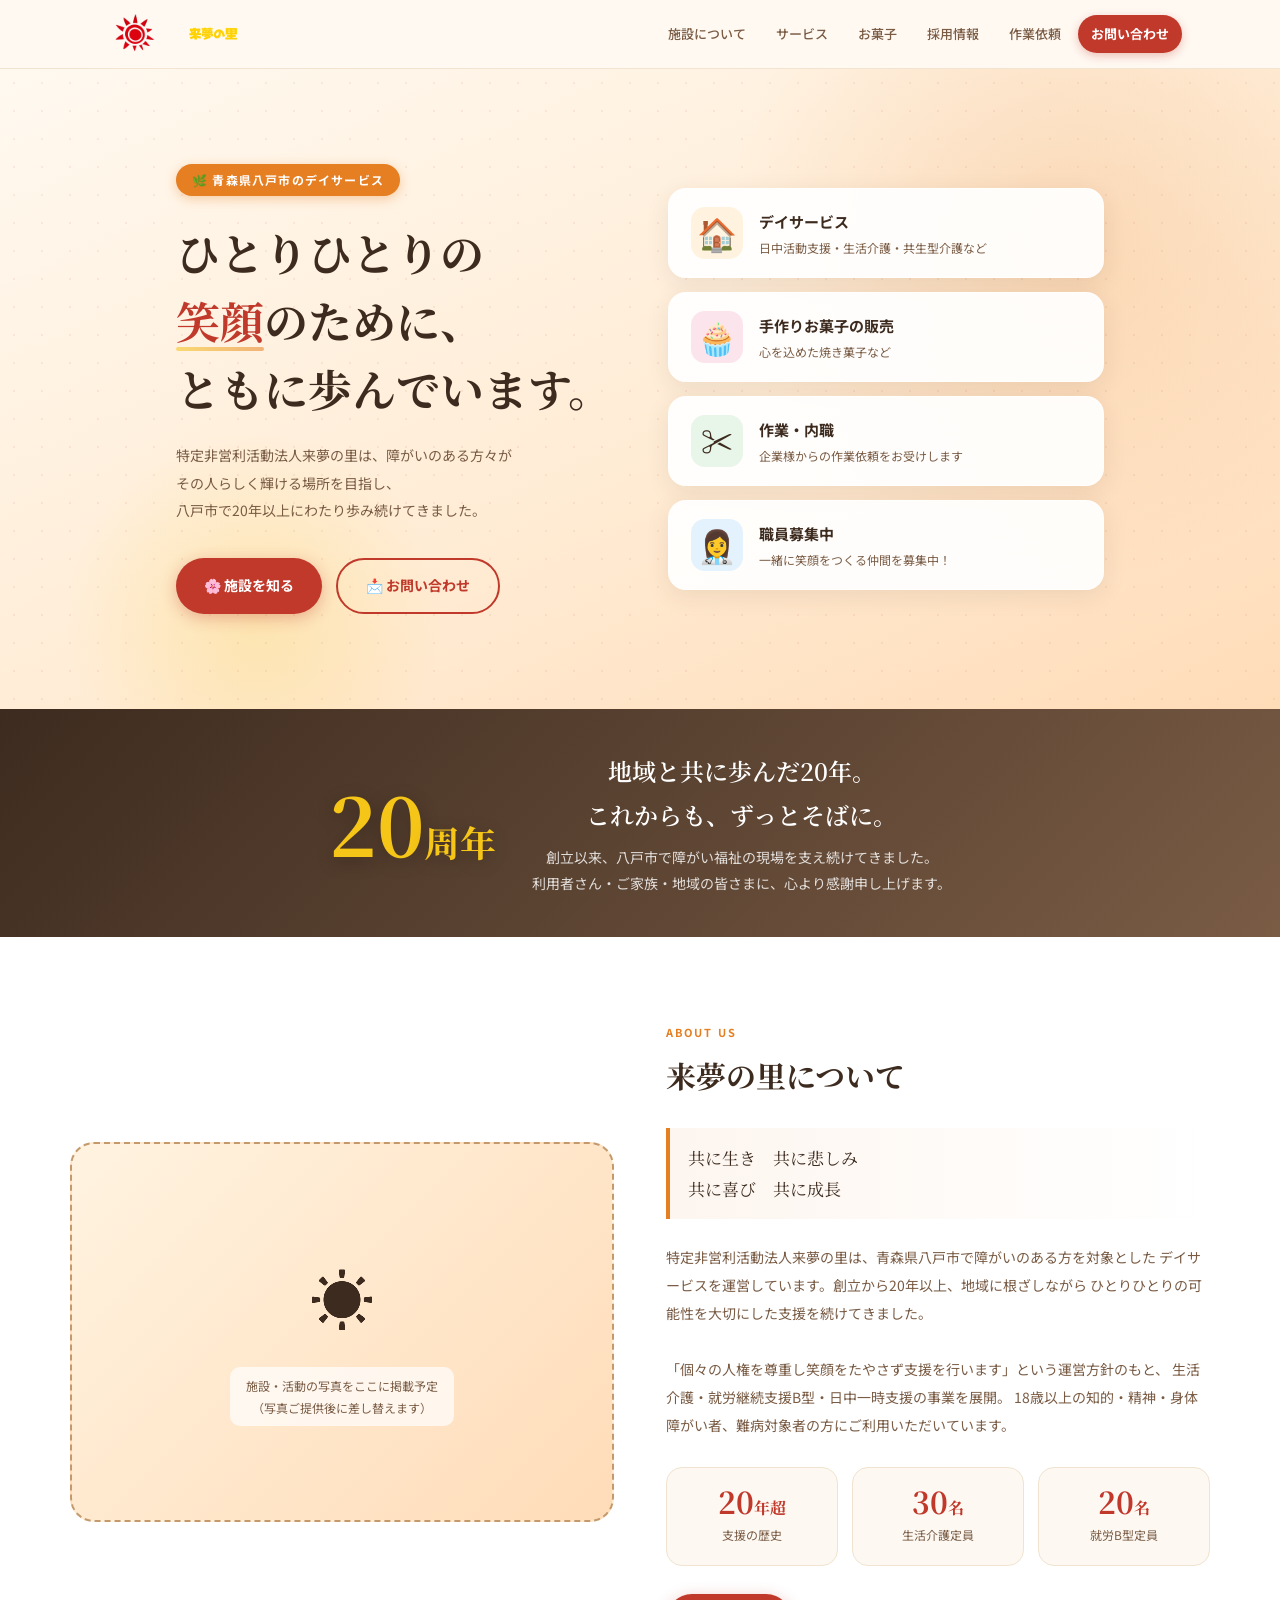
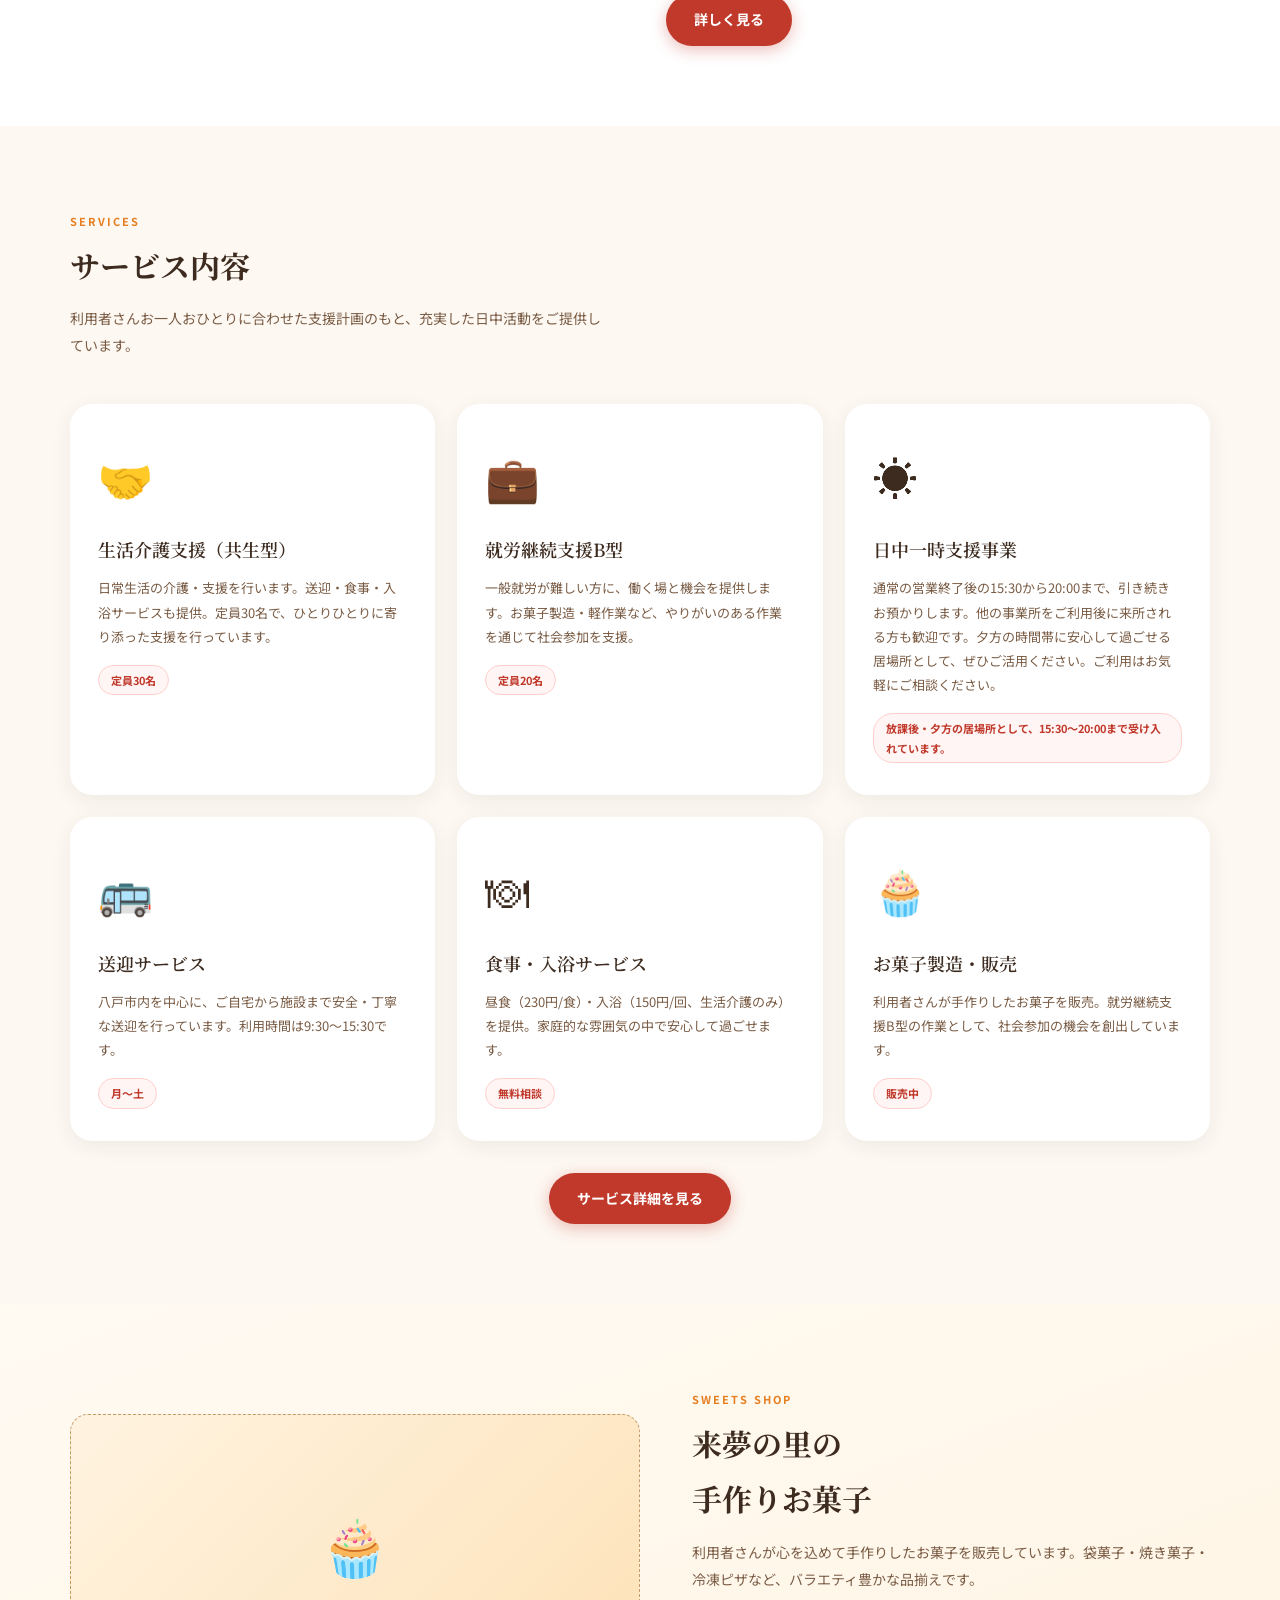
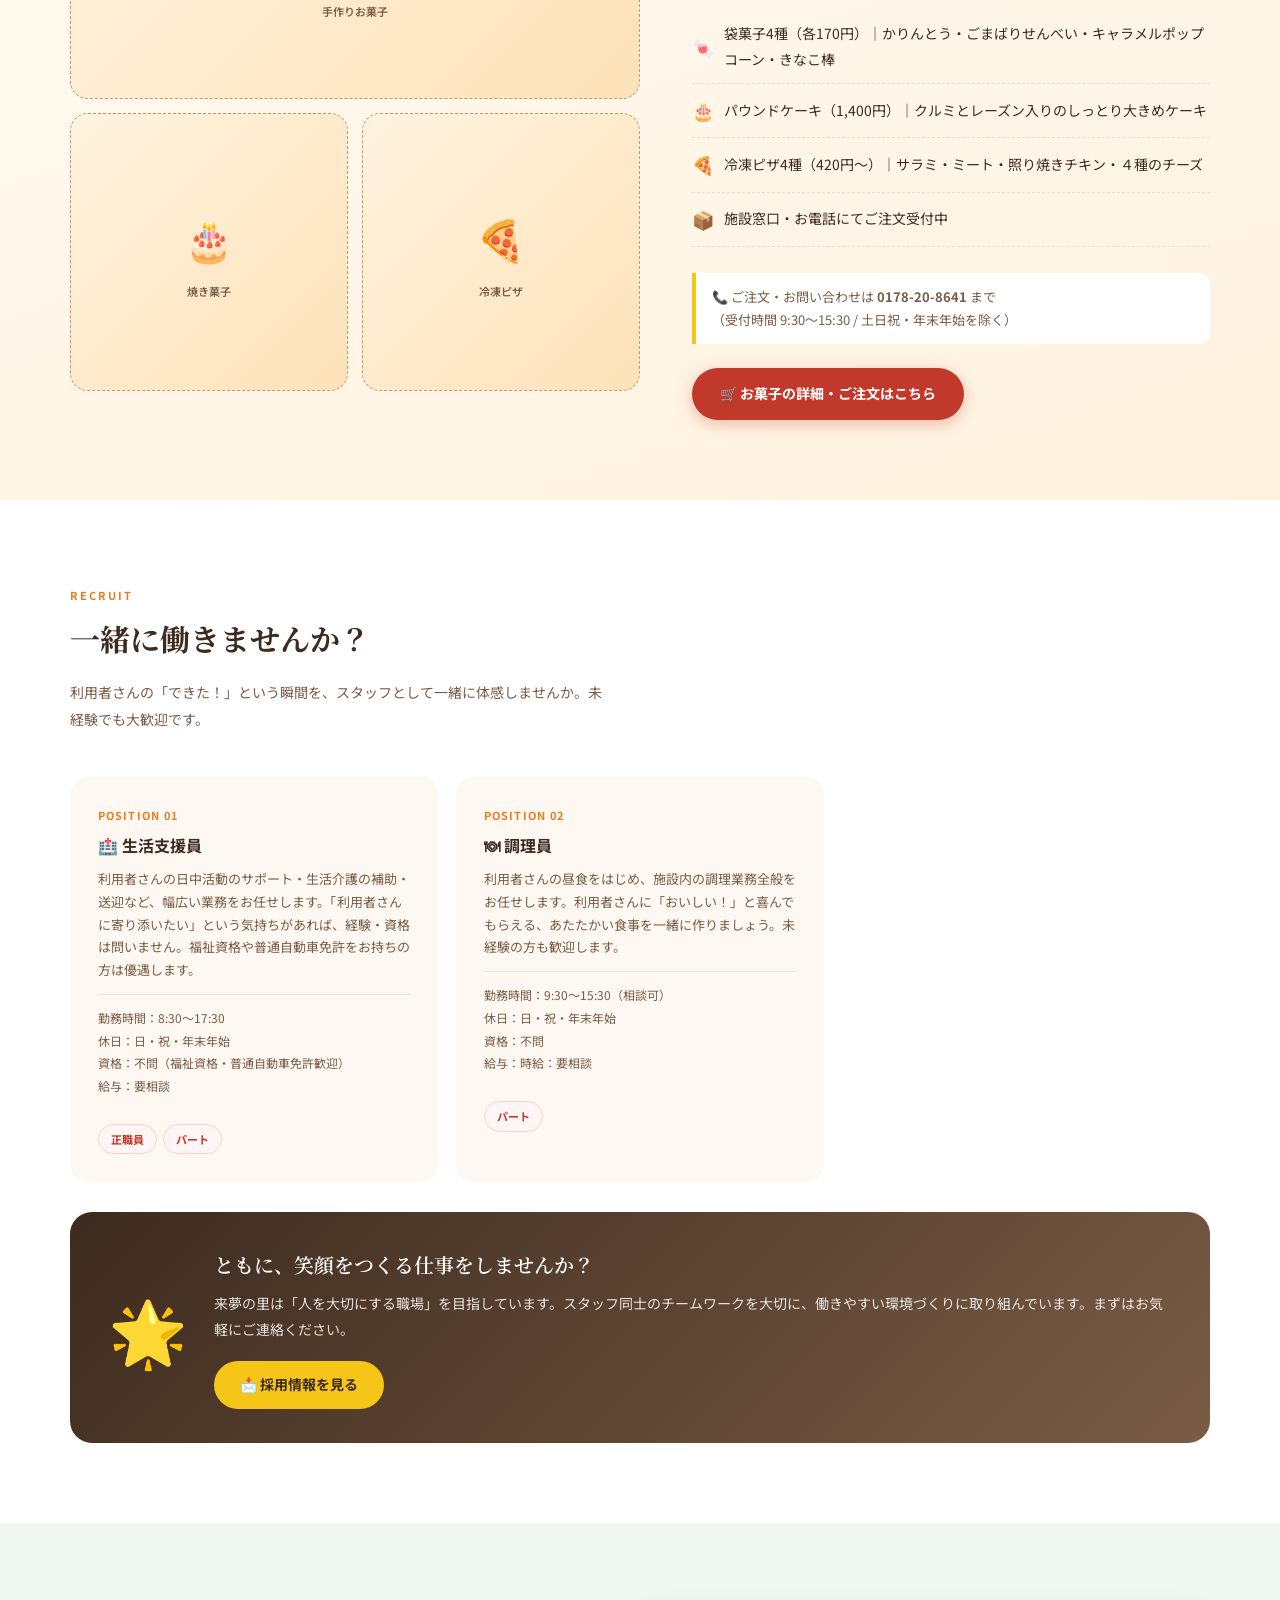
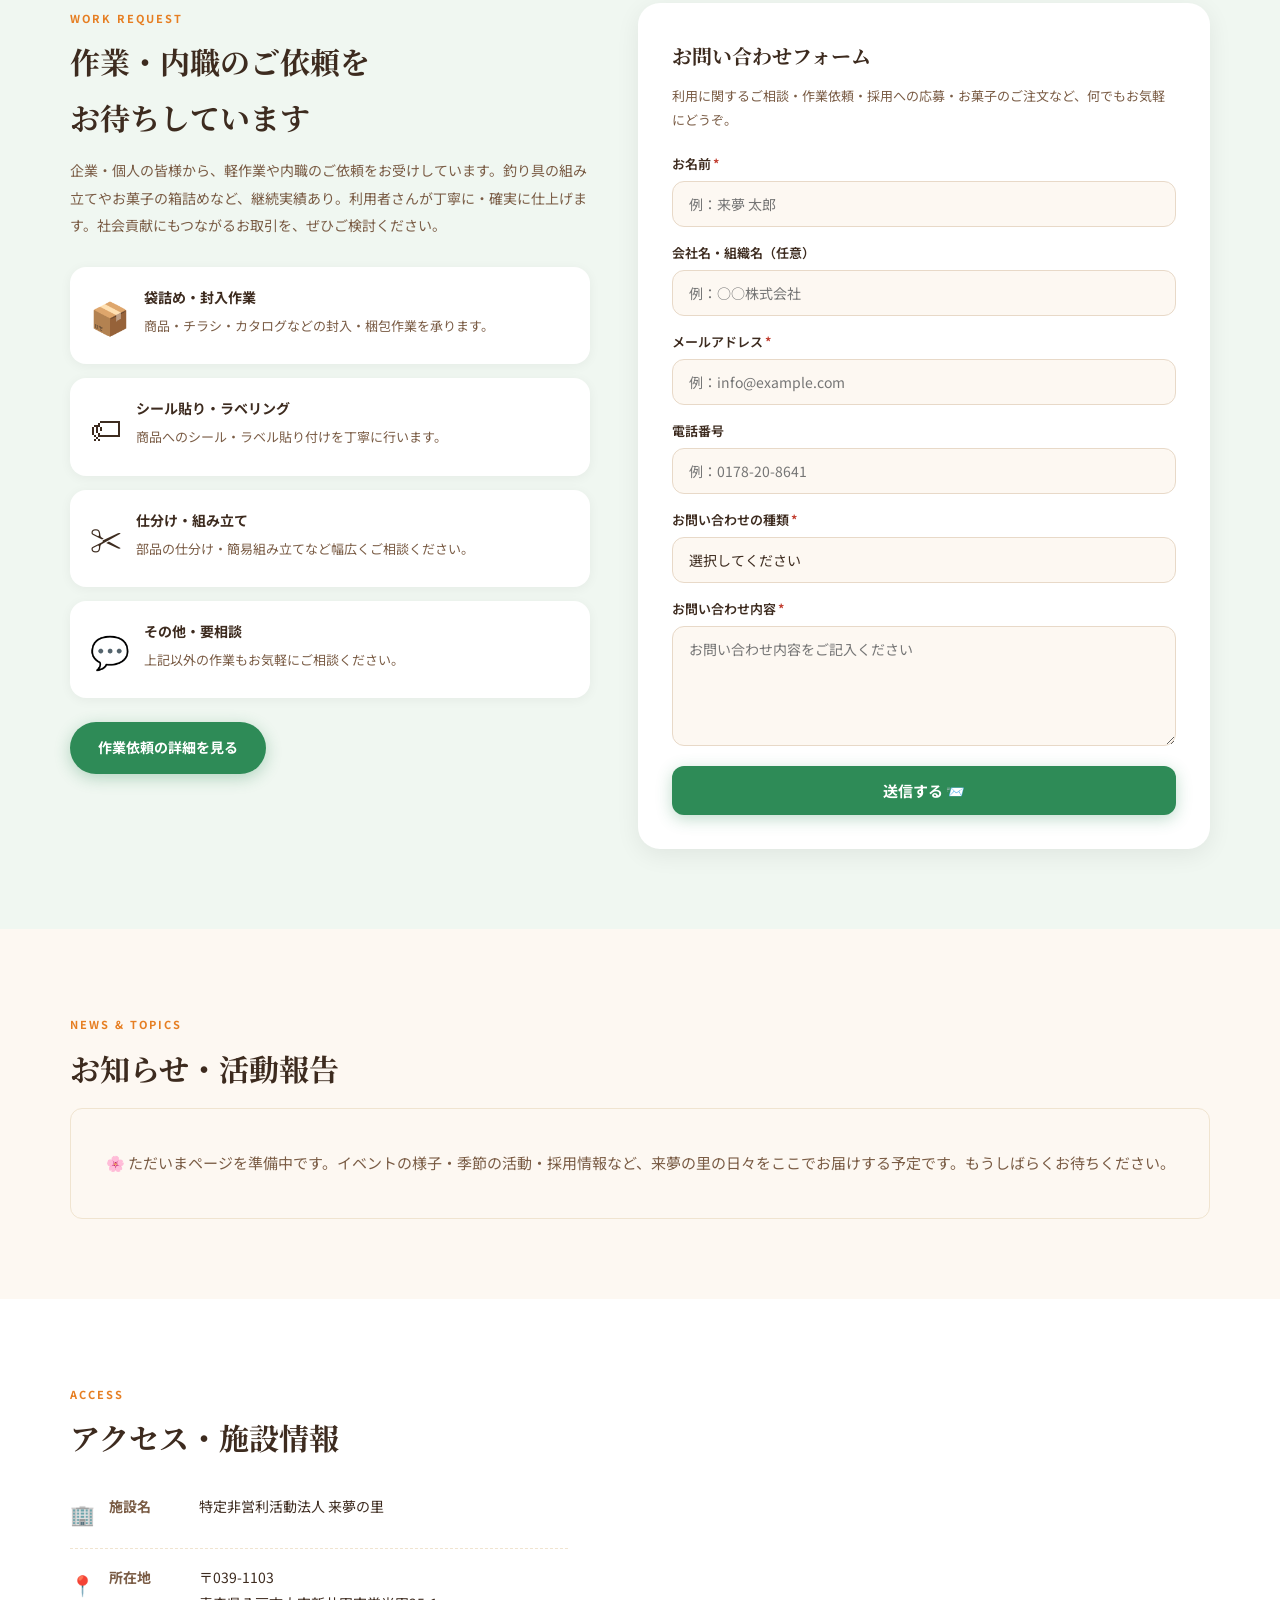
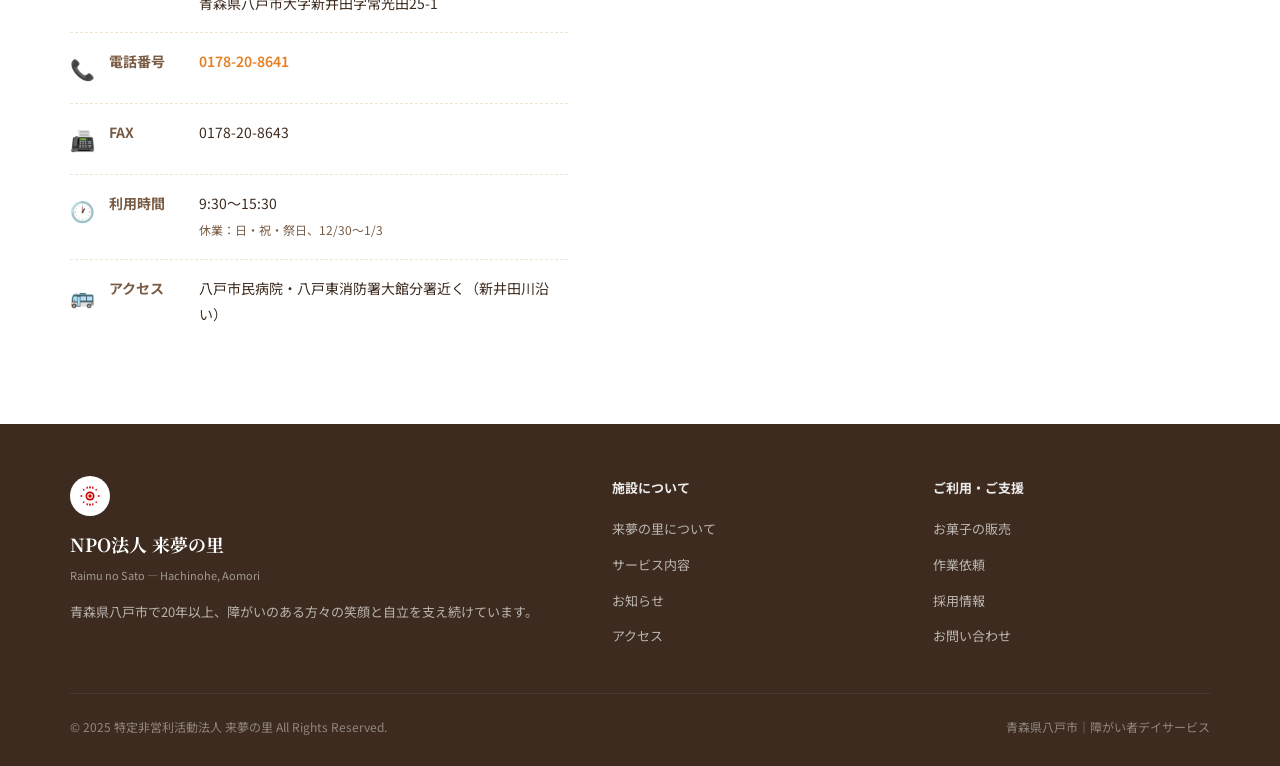
<file: index.html>
<!DOCTYPE html>
<html lang="ja">
<head>
<meta charset="UTF-8">
<meta name="viewport" content="width=device-width, initial-scale=1.0">
<title>NPO法人 来夢の里｜青森県八戸市の障がい者デイサービス</title>
<meta name="description" content="特定非営利活動法人来夢の里は、青森県八戸市で障がいのある方を対象としたデイサービスを運営しています。生活介護・就労継続支援B型・日中一時支援などを提供。">
<link rel="preconnect" href="https://fonts.googleapis.com">
<link href="https://fonts.googleapis.com/css2?family=Noto+Serif+JP:wght@400;600;700&family=Noto+Sans+JP:wght@300;400;500;700&display=swap" rel="stylesheet">
<link rel="stylesheet" href="/css/style.css">
<!-- Google tag (gtag.js) -->
<script async src="https://www.googletagmanager.com/gtag/js?id=G-YK41R5QLH8"></script>
<script>
  window.dataLayer = window.dataLayer || [];
  function gtag(){dataLayer.push(arguments);}
  gtag('js', new Date());
  gtag('config', 'G-YK41R5QLH8');
</script>
</head>
<body>

<header>
  <div class="hd">
    <a href="index.html" class="logo">
      <img src="/img/logo.jpeg" alt="来夢の里 太陽マーク" style="height:48px;width:auto;">
      <img src="/img/logoname.jpeg" alt="来夢の里" style="height:40px;width:auto;">
    </a>
    <button class="nav-toggle" aria-label="メニューを開く">☰</button>
    <nav>
      <a href="about.html">施設について</a>
      <a href="services.html">サービス</a>
      <a href="sweets.html">お菓子</a>
      <a href="recruit.html">採用情報</a>
      <a href="work-request.html">作業依頼</a>
      <a href="contact.html" class="nav-btn">お問い合わせ</a>
    </nav>
  </div>
</header>

<!-- HERO -->
<section class="hero" id="top">
  <div class="hero-shape"></div>
  <div class="hero-dots"></div>
  <div class="hero-inner">
    <div>
      <div class="hero-badge">🌿 青森県八戸市のデイサービス</div>
      <h1>
        ひとりひとりの<br>
        <span class="accent">笑顔</span>のために、<br>
        ともに歩んでいます。
      </h1>
      <p class="hero-lead">
        特定非営利活動法人来夢の里は、障がいのある方々が<br>
        その人らしく輝ける場所を目指し、<br>
        八戸市で20年以上にわたり歩み続けてきました。
      </p>
      <div class="hero-btns">
        <a href="about.html" class="btn btn-red">🌸 施設を知る</a>
        <a href="contact.html" class="btn btn-outline">📩 お問い合わせ</a>
      </div>
    </div>
    <div class="hero-cards">
      <div class="h-card">
        <div class="h-card-ico ico-orange">🏠</div>
        <div><h3>デイサービス</h3><p>日中活動支援・生活介護・共生型介護など</p></div>
      </div>
      <div class="h-card">
        <div class="h-card-ico ico-pink">🧁</div>
        <div><h3>手作りお菓子の販売</h3><p>心を込めた焼き菓子など</p></div>
      </div>
      <div class="h-card">
        <div class="h-card-ico ico-green">✂️</div>
        <div><h3>作業・内職</h3><p>企業様からの作業依頼をお受けします</p></div>
      </div>
      <div class="h-card">
        <div class="h-card-ico ico-sky">👩‍⚕️</div>
        <div><h3>職員募集中</h3><p>一緒に笑顔をつくる仲間を募集中！</p></div>
      </div>
    </div>
  </div>
</section>

<!-- ANNIVERSARY -->
<div class="anniversary">
  <div class="ann-inner">
    <div class="ann-num">20<span style="font-size:36px;font-weight:700">周年</span></div>
    <div class="ann-body">
      <h2>地域と共に歩んだ20年。<br>これからも、ずっとそばに。</h2>
      <p>創立以来、八戸市で障がい福祉の現場を支え続けてきました。<br>
      利用者さん・ご家族・地域の皆さまに、心より感謝申し上げます。</p>
    </div>
  </div>
</div>

<!-- ABOUT -->
<section class="about section" id="about">
  <div class="si">
    <div class="about-grid">
      <div class="about-photo">
        <span class="ph-icon">☀️</span>
        <div class="ph-note">施設・活動の写真をここに掲載予定<br>（写真ご提供後に差し替えます）</div>
      </div>
      <div>
        <span class="sec-label">About Us</span>
        <h2 class="sec-title">来夢の里について</h2>
        <div class="quote">共に生き　共に悲しみ<br>共に喜び　共に成長</div>
        <p style="font-size:14px;color:var(--mid);line-height:2">
          特定非営利活動法人来夢の里は、青森県八戸市で障がいのある方を対象とした
          デイサービスを運営しています。創立から20年以上、地域に根ざしながら
          ひとりひとりの可能性を大切にした支援を続けてきました。<br><br>
          「個々の人権を尊重し笑顔をたやさず支援を行います」という運営方針のもと、
          生活介護・就労継続支援B型・日中一時支援の事業を展開。
          18歳以上の知的・精神・身体障がい者、難病対象者の方にご利用いただいています。
        </p>
        <div class="stats-row">
          <div class="stat"><span class="stat-n">20<span style="font-size:16px">年超</span></span><span class="stat-l">支援の歴史</span></div>
          <div class="stat"><span class="stat-n">30<span style="font-size:16px">名</span></span><span class="stat-l">生活介護定員</span></div>
          <div class="stat"><span class="stat-n">20<span style="font-size:16px">名</span></span><span class="stat-l">就労B型定員</span></div>
        </div>
        <div style="margin-top:28px">
          <a href="about.html" class="btn btn-red">詳しく見る</a>
        </div>
      </div>
    </div>
  </div>
</section>

<!-- SERVICES -->
<section class="services section" id="services">
  <div class="si">
    <span class="sec-label">Services</span>
    <h2 class="sec-title">サービス内容</h2>
    <p class="sec-desc">利用者さんお一人おひとりに合わせた支援計画のもと、充実した日中活動をご提供しています。</p>
    <div class="sv-grid">
      <div class="sv-card"><span class="sv-ico">🤝</span><h3>生活介護支援（共生型）</h3><p>日常生活の介護・支援を行います。送迎・食事・入浴サービスも提供。定員30名で、ひとりひとりに寄り添った支援を行っています。</p><span class="sv-tag">定員30名</span></div>
      <div class="sv-card"><span class="sv-ico">💼</span><h3>就労継続支援B型</h3><p>一般就労が難しい方に、働く場と機会を提供します。お菓子製造・軽作業など、やりがいのある作業を通じて社会参加を支援。</p><span class="sv-tag">定員20名</span></div>
      <div class="sv-card"><span class="sv-ico">☀️</span><h3>日中一時支援事業</h3><p>通常の営業終了後の15:30から20:00まで、引き続きお預かりします。他の事業所をご利用後に来所される方も歓迎です。夕方の時間帯に安心して過ごせる居場所として、ぜひご活用ください。ご利用はお気軽にご相談ください。</p><span class="sv-tag">放課後・夕方の居場所として、15:30〜20:00まで受け入れています。</span></div>
      <div class="sv-card"><span class="sv-ico">🚌</span><h3>送迎サービス</h3><p>八戸市内を中心に、ご自宅から施設まで安全・丁寧な送迎を行っています。利用時間は9:30〜15:30です。</p><span class="sv-tag">月〜土</span></div>
      <div class="sv-card"><span class="sv-ico">🍽</span><h3>食事・入浴サービス</h3><p>昼食（230円/食）・入浴（150円/回、生活介護のみ）を提供。家庭的な雰囲気の中で安心して過ごせます。</p><span class="sv-tag">無料相談</span></div>
      <div class="sv-card"><span class="sv-ico">🧁</span><h3>お菓子製造・販売</h3><p>利用者さんが手作りしたお菓子を販売。就労継続支援B型の作業として、社会参加の機会を創出しています。</p><span class="sv-tag">販売中</span></div>
    </div>
    <div style="margin-top:32px;text-align:center">
      <a href="services.html" class="btn btn-red">サービス詳細を見る</a>
    </div>
  </div>
</section>

<!-- SWEETS -->
<section class="sweets section" id="sweets">
  <div class="si">
    <div class="sw-inner">
      <div class="sw-gallery">
        <div class="sw-img large">🧁<span class="sw-img-label">手作りお菓子</span></div>
        <div class="sw-img">🎂<span class="sw-img-label">焼き菓子</span></div>
        <div class="sw-img">🍕<span class="sw-img-label">冷凍ピザ</span></div>
      </div>
      <div>
        <span class="sec-label">Sweets Shop</span>
        <h2 class="sec-title">来夢の里の<br>手作りお菓子</h2>
        <p style="font-size:14px;color:var(--mid);line-height:1.95">
          利用者さんが心を込めて手作りしたお菓子を販売しています。袋菓子・焼き菓子・冷凍ピザなど、バラエティ豊かな品揃えです。
        </p>
        <ul class="sw-list">
          <li><span class="li-ico">🍬</span>袋菓子4種（各170円）｜かりんとう・ごまばりせんべい・キャラメルポップコーン・きなこ棒</li>
          <li><span class="li-ico">🎂</span>パウンドケーキ（1,400円）｜クルミとレーズン入りのしっとり大きめケーキ</li>
          <li><span class="li-ico">🍕</span>冷凍ピザ4種（420円〜）｜サラミ・ミート・照り焼きチキン・４種のチーズ</li>
          <li><span class="li-ico">📦</span>施設窓口・お電話にてご注文受付中</li>
        </ul>
        <div class="sw-note">📞 ご注文・お問い合わせは <strong>0178-20-8641</strong> まで<br>（受付時間 9:30〜15:30 / 土日祝・年末年始を除く）</div>
        <div class="btn-row" style="margin-top:24px">
          <a href="/sweets.html" class="btn btn-red">🛒 お菓子の詳細・ご注文はこちら</a>
        </div>
      </div>
    </div>
  </div>
</section>

<!-- RECRUIT -->
<section class="recruit section" id="recruit">
  <div class="si">
    <span class="sec-label">Recruit</span>
    <h2 class="sec-title">一緒に働きませんか？</h2>
    <p class="sec-desc">利用者さんの「できた！」という瞬間を、スタッフとして一緒に体感しませんか。未経験でも大歓迎です。</p>
    <div class="rc-grid">
      <div class="rc-card">
        <span class="rc-lbl">POSITION 01</span>
        <h3>🏥 生活支援員</h3>
        <p>利用者さんの日中活動のサポート・生活介護の補助・送迎など、幅広い業務をお任せします。「利用者さんに寄り添いたい」という気持ちがあれば、経験・資格は問いません。福祉資格や普通自動車免許をお持ちの方は優遇します。</p>
        <div style="margin-top:12px;font-size:12px;color:var(--mid);line-height:1.9;border-top:1px solid #f0e4d0;padding-top:12px">
          勤務時間：8:30〜17:30<br>休日：日・祝・年末年始<br>資格：不問（福祉資格・普通自動車免許歓迎）<br>給与：要相談
        </div>
        <div style="margin-top:10px;display:flex;gap:6px;flex-wrap:wrap">
          <span class="sv-tag">正職員</span><span class="sv-tag">パート</span>
        </div>
      </div>
      <div class="rc-card">
        <span class="rc-lbl">POSITION 02</span>
        <h3>🍽 調理員</h3>
        <p>利用者さんの昼食をはじめ、施設内の調理業務全般をお任せします。利用者さんに「おいしい！」と喜んでもらえる、あたたかい食事を一緒に作りましょう。未経験の方も歓迎します。</p>
        <div style="margin-top:12px;font-size:12px;color:var(--mid);line-height:1.9;border-top:1px solid #f0e4d0;padding-top:12px">
          勤務時間：9:30〜15:30（相談可）<br>休日：日・祝・年末年始<br>資格：不問<br>給与：時給：要相談
        </div>
        <div style="margin-top:10px">
          <span class="sv-tag">パート</span>
        </div>
      </div>
    </div>
    <div class="rc-banner">
      <div class="rc-banner-ico">🌟</div>
      <div>
        <h3>ともに、笑顔をつくる仕事をしませんか？</h3>
        <p>来夢の里は「人を大切にする職場」を目指しています。スタッフ同士のチームワークを大切に、働きやすい環境づくりに取り組んでいます。まずはお気軽にご連絡ください。</p>
        <a href="recruit.html" class="btn-y">📩 採用情報を見る</a>
      </div>
    </div>
  </div>
</section>

<!-- WORK -->
<section class="work section" id="work">
  <div class="si">
    <div class="wk-inner">
      <div>
        <span class="sec-label">Work Request</span>
        <h2 class="sec-title">作業・内職のご依頼を<br>お待ちしています</h2>
        <p style="font-size:14px;color:var(--mid);line-height:1.95;margin-bottom:28px">
          企業・個人の皆様から、軽作業や内職のご依頼をお受けしています。釣り具の組み立てやお菓子の箱詰めなど、継続実績あり。利用者さんが丁寧に・確実に仕上げます。社会貢献にもつながるお取引を、ぜひご検討ください。
        </p>
        <div class="wk-items">
          <div class="wk-item"><span class="wk-ico">📦</span><div><h4>袋詰め・封入作業</h4><p>商品・チラシ・カタログなどの封入・梱包作業を承ります。</p></div></div>
          <div class="wk-item"><span class="wk-ico">🏷</span><div><h4>シール貼り・ラベリング</h4><p>商品へのシール・ラベル貼り付けを丁寧に行います。</p></div></div>
          <div class="wk-item"><span class="wk-ico">✂️</span><div><h4>仕分け・組み立て</h4><p>部品の仕分け・簡易組み立てなど幅広くご相談ください。</p></div></div>
          <div class="wk-item"><span class="wk-ico">💬</span><div><h4>その他・要相談</h4><p>上記以外の作業もお気軽にご相談ください。</p></div></div>
        </div>
        <div style="margin-top:24px">
          <a href="work-request.html" class="btn btn-green">作業依頼の詳細を見る</a>
        </div>
      </div>
      <div class="form-box" id="contact">
        <h3>お問い合わせフォーム</h3>
        <p class="sub">利用に関するご相談・作業依頼・採用への応募・お菓子のご注文など、何でもお気軽にどうぞ。</p>
        <form action="https://formspree.io/f/xjglypnk" method="POST">
          <input type="hidden" name="_subject" value="来夢の里 お問い合わせ">
          <div class="form-stack">
            <div class="form-group">
              <label>お名前<span class="req">*</span></label>
              <input type="text" name="name" required placeholder="例：来夢 太郎">
            </div>
            <div class="form-group">
              <label>会社名・組織名（任意）</label>
              <input type="text" name="company" placeholder="例：○○株式会社">
            </div>
            <div class="form-group">
              <label>メールアドレス<span class="req">*</span></label>
              <input type="email" name="email" required placeholder="例：info@example.com">
            </div>
            <div class="form-group">
              <label>電話番号</label>
              <input type="tel" name="phone" placeholder="例：0178-20-8641">
            </div>
            <div class="form-group">
              <label>お問い合わせの種類<span class="req">*</span></label>
              <select name="type" required>
                <option value="">選択してください</option>
                <option>施設の利用について</option>
                <option>お菓子のご注文・ご購入</option>
                <option>作業・内職のご依頼</option>
                <option>採用・仕事について</option>
                <option>その他</option>
              </select>
            </div>
            <div class="form-group">
              <label>お問い合わせ内容<span class="req">*</span></label>
              <textarea name="message" required placeholder="お問い合わせ内容をご記入ください"></textarea>
            </div>
            <button type="submit" class="submit-btn">送信する 📨</button>
          </div>
        </form>
      </div>
    </div>
  </div>
</section>

<!-- NEWS -->
<section class="news section" id="news">
  <div class="si">
    <span class="sec-label">News &amp; Topics</span>
    <h2 class="sec-title">お知らせ・活動報告</h2>
    <div class="news-box" style="background:#fdf8f2;text-align:center;padding:40px 24px;border-radius:12px">
      <p style="font-size:15px;color:#7a5c45;line-height:1.9;margin:0">🌸 ただいまページを準備中です。イベントの様子・季節の活動・採用情報など、来夢の里の日々をここでお届けする予定です。もうしばらくお待ちください。</p>
    </div>
  </div>
</section>

<!-- ACCESS -->
<section class="access section" id="access">
  <div class="si">
    <span class="sec-label">Access</span>
    <h2 class="sec-title">アクセス・施設情報</h2>
    <div class="ac-inner">
      <div>
        <div class="ac-row"><span class="ac-ico">🏢</span><span class="ac-key">施設名</span><span>特定非営利活動法人 来夢の里</span></div>
        <div class="ac-row"><span class="ac-ico">📍</span><span class="ac-key">所在地</span><span>〒039-1103<br>青森県八戸市大字新井田字常光田25-1</span></div>
        <div class="ac-row"><span class="ac-ico">📞</span><span class="ac-key">電話番号</span><span><a href="tel:0178208641" style="color:var(--orange);font-weight:600;text-decoration:none">0178-20-8641</a></span></div>
        <div class="ac-row"><span class="ac-ico">📠</span><span class="ac-key">FAX</span><span>0178-20-8643</span></div>
        <div class="ac-row"><span class="ac-ico">🕐</span><span class="ac-key">利用時間</span><span>9:30〜15:30<br><span style="font-size:12px;color:var(--mid)">休業：日・祝・祭日、12/30〜1/3</span></span></div>
        <div class="ac-row"><span class="ac-ico">🚌</span><span class="ac-key">アクセス</span><span>八戸市民病院・八戸東消防署大館分署近く（新井田川沿い）</span></div>
      </div>
      <div class="ac-map">
        <iframe
          src="https://maps.google.com/maps?q=青森県八戸市大字新井田字常光田25-1&output=embed&z=15"
          width="100%" height="320" style="border:0;border-radius:18px;display:block"
          allowfullscreen="" loading="lazy"
          referrerpolicy="no-referrer-when-downgrade">
        </iframe>
      </div>
    </div>
  </div>
</section>

<footer>
  <div class="ft-inner">
    <div class="ft-brand">
      <div class="logo-mark-sm">
        <svg width="28" height="28" viewBox="0 0 100 100" fill="none" xmlns="http://www.w3.org/2000/svg">
          <g transform="translate(50,50)">
            <circle r="22" fill="#fff"/><circle r="16" fill="#cc0000"/>
            <circle r="10" fill="#fff"/><circle r="6" fill="#cc0000"/>
            <g fill="#cc0000">
              <polygon points="0,-38 4,-28 -4,-28"/><polygon points="0,38 4,28 -4,28"/>
              <polygon points="-38,0 -28,4 -28,-4"/><polygon points="38,0 28,4 28,-4"/>
              <polygon points="-27,-27 -18,-22 -22,-18"/><polygon points="27,-27 18,-22 22,-18"/>
              <polygon points="-27,27 -18,22 -22,18"/><polygon points="27,27 18,22 22,18"/>
              <polygon points="-10,-36 -6,-27 -14,-27"/><polygon points="10,-36 6,-27 14,-27"/>
              <polygon points="-10,36 -6,27 -14,27"/><polygon points="10,36 6,27 14,27"/>
            </g>
          </g>
        </svg>
      </div>
      <div class="name">NPO法人 来夢の里</div>
      <div class="sub">Raimu no Sato — Hachinohe, Aomori</div>
      <p>青森県八戸市で20年以上、障がいのある方々の笑顔と自立を支え続けています。</p>
    </div>
    <div class="ft-col">
      <h4>施設について</h4>
      <ul>
        <li><a href="about.html">来夢の里について</a></li>
        <li><a href="services.html">サービス内容</a></li>
        <li><a href="index.html#news">お知らせ</a></li>
        <li><a href="index.html#access">アクセス</a></li>
      </ul>
    </div>
    <div class="ft-col">
      <h4>ご利用・ご支援</h4>
      <ul>
        <li><a href="sweets.html">お菓子の販売</a></li>
        <li><a href="work-request.html">作業依頼</a></li>
        <li><a href="recruit.html">採用情報</a></li>
        <li><a href="contact.html">お問い合わせ</a></li>
      </ul>
    </div>
  </div>
  <div class="ft-bottom">
    <span>© 2025 特定非営利活動法人 来夢の里 All Rights Reserved.</span>
    <span>青森県八戸市｜障がい者デイサービス</span>
  </div>
</footer>

<script>
(function(){
  var toggle = document.querySelector('.nav-toggle');
  var nav    = document.querySelector('nav');
  toggle.addEventListener('click', function(){
    nav.classList.toggle('open');
    toggle.textContent = nav.classList.contains('open') ? '✕' : '☰';
  });
  document.querySelectorAll('nav a').forEach(function(a){
    a.addEventListener('click', function(){ nav.classList.remove('open'); toggle.textContent = '☰'; });
  });
  document.querySelectorAll('a[href^="#"]').forEach(function(a){
    a.addEventListener('click', function(e){
      var id = a.getAttribute('href').slice(1);
      var el = document.getElementById(id);
      if(el){ e.preventDefault(); el.scrollIntoView({behavior:'smooth',block:'start'}); }
    });
  });
})();
</script>
</body>
</html>
</file>
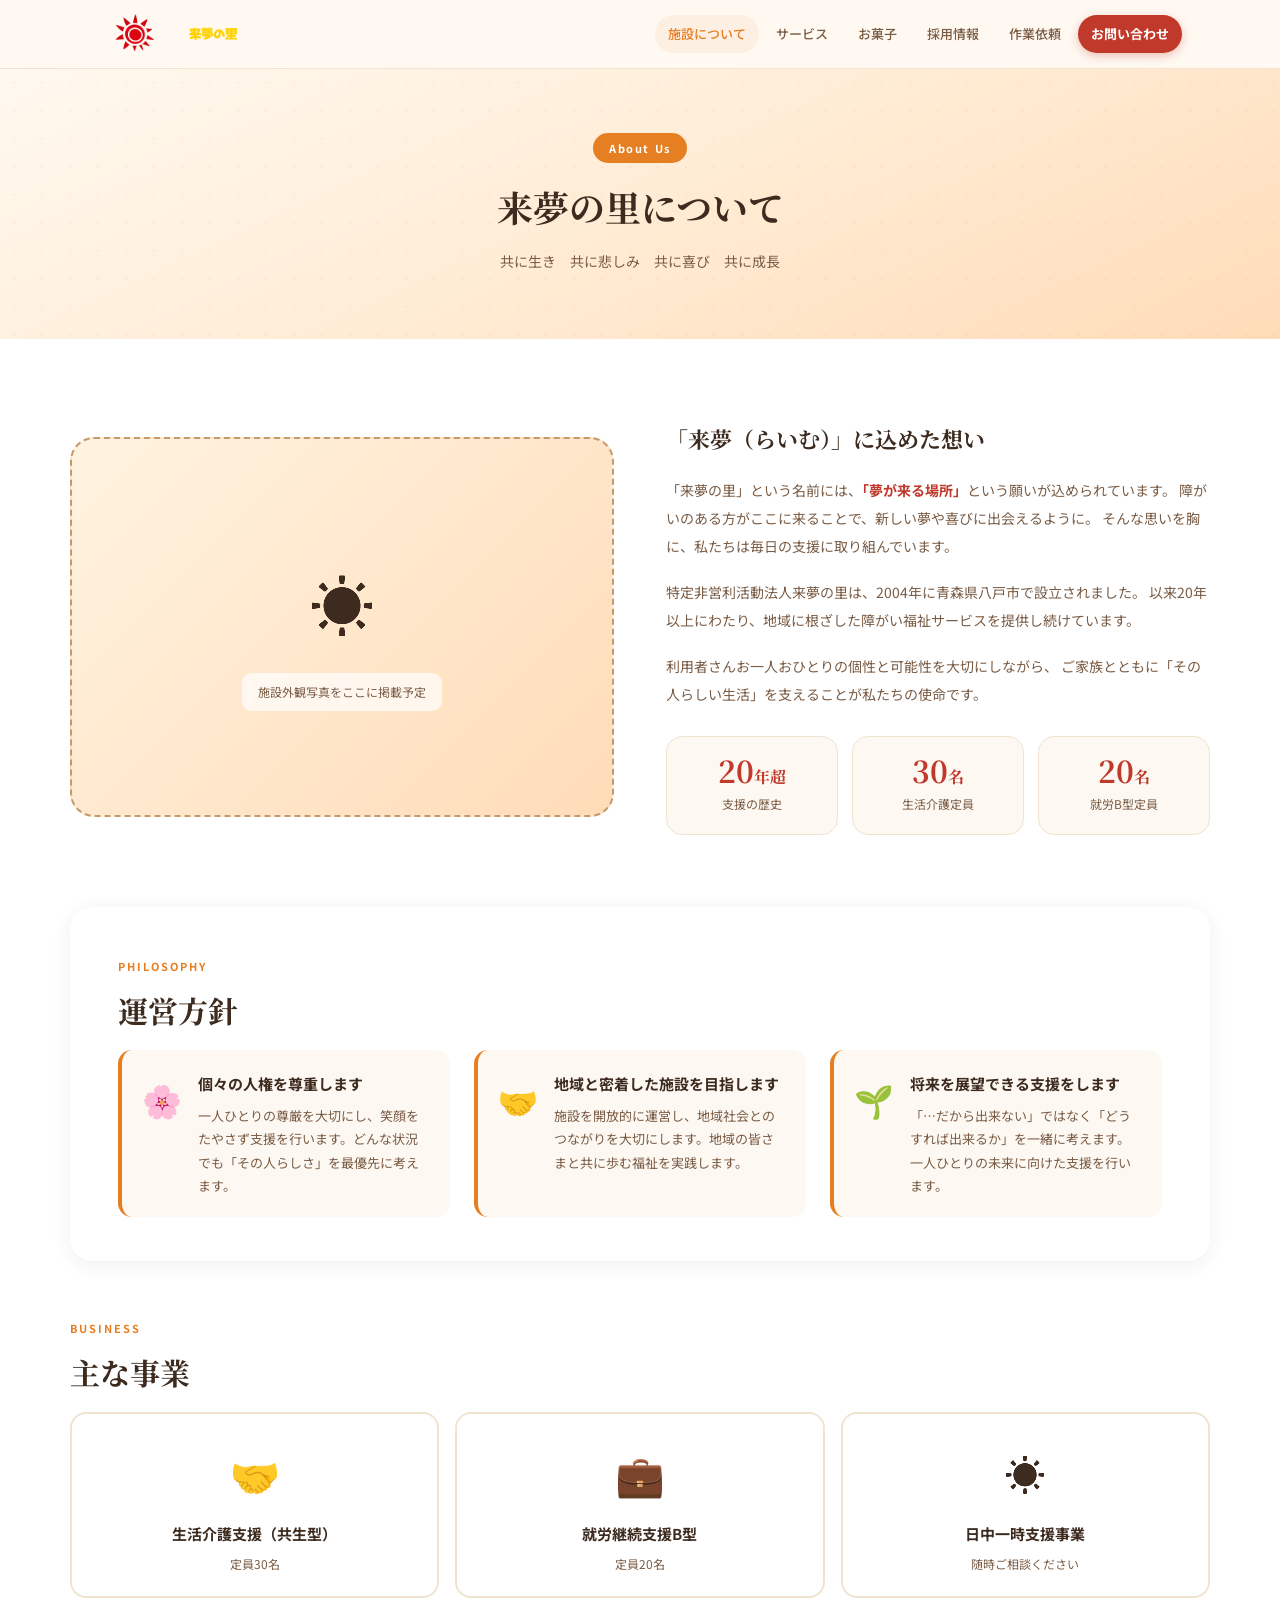
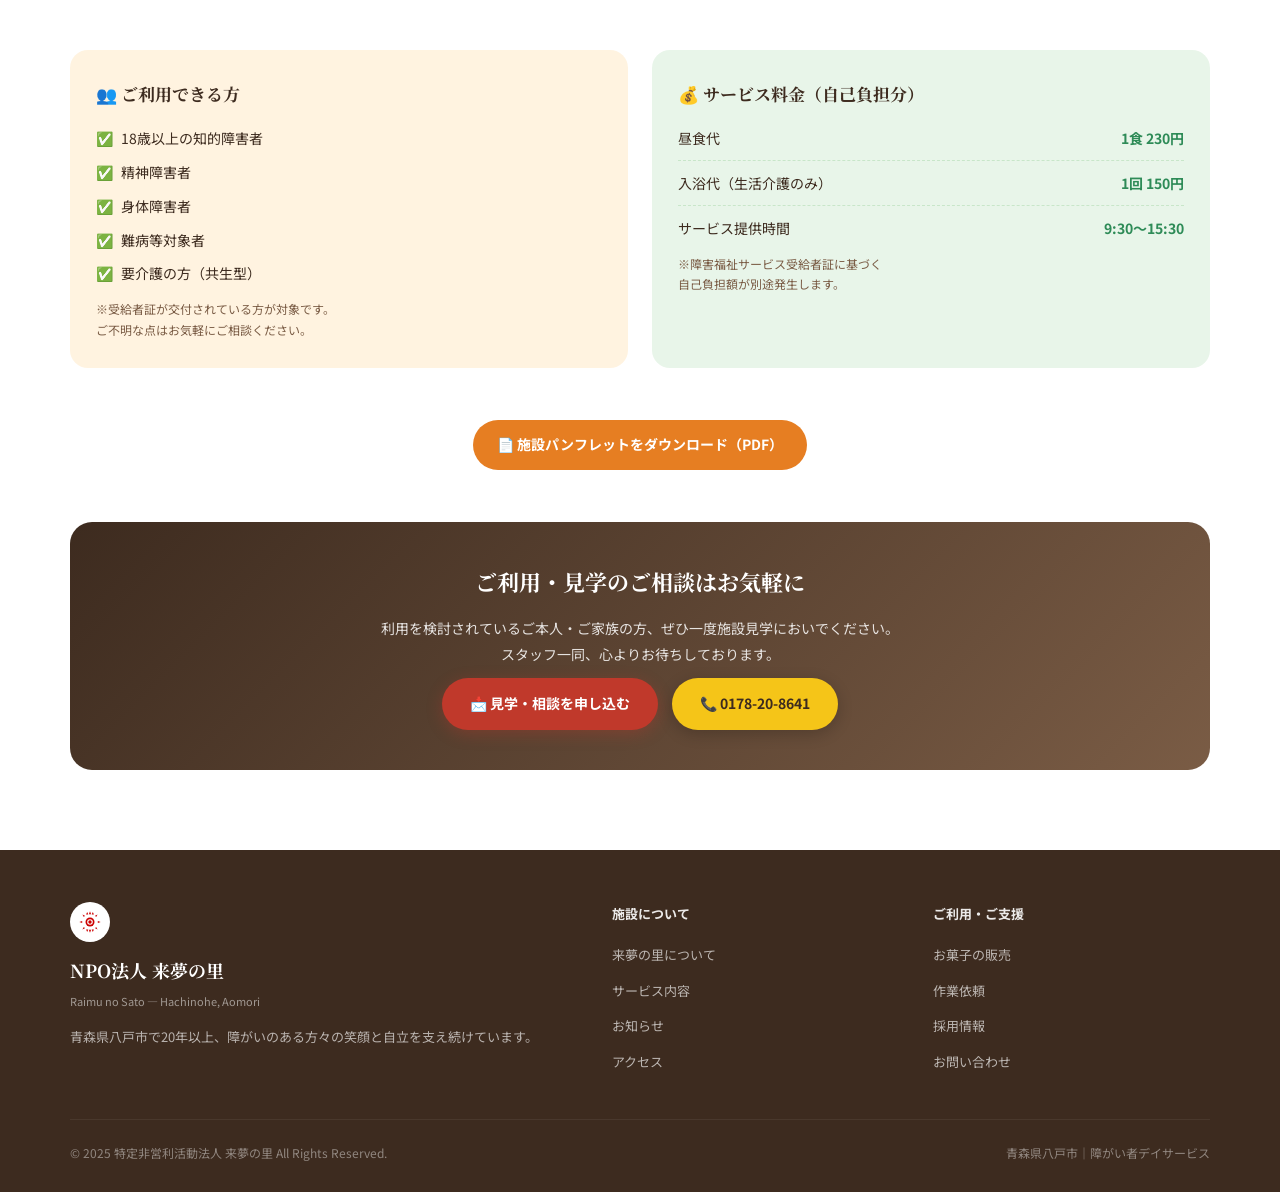
<file: about.html>
<!DOCTYPE html>
<html lang="ja">
<head>
<meta charset="UTF-8">
<meta name="viewport" content="width=device-width, initial-scale=1.0">
<title>施設について | NPO法人 来夢の里</title>
<meta name="description" content="来夢の里について。「夢が来る場所」という名前に込めた想い、運営方針、主な事業内容、ご利用対象者・料金についてご紹介します。">
<link rel="preconnect" href="https://fonts.googleapis.com">
<link href="https://fonts.googleapis.com/css2?family=Noto+Serif+JP:wght@400;600;700&family=Noto+Sans+JP:wght@300;400;500;700&display=swap" rel="stylesheet">
<link rel="stylesheet" href="/css/style.css">
<!-- Google tag (gtag.js) -->
<script async src="https://www.googletagmanager.com/gtag/js?id=G-YK41R5QLH8"></script>
<script>
  window.dataLayer = window.dataLayer || [];
  function gtag(){dataLayer.push(arguments);}
  gtag('js', new Date());
  gtag('config', 'G-YK41R5QLH8');
</script>
</head>
<body>

<header>
  <div class="hd">
    <a href="index.html" class="logo">
      <img src="/img/logo.jpeg" alt="来夢の里 太陽マーク" style="height:48px;width:auto;">
      <img src="/img/logoname.jpeg" alt="来夢の里" style="height:40px;width:auto;">
    </a>
    <button class="nav-toggle" aria-label="メニューを開く">☰</button>
    <nav>
      <a href="about.html" class="active">施設について</a>
      <a href="services.html">サービス</a>
      <a href="sweets.html">お菓子</a>
      <a href="recruit.html">採用情報</a>
      <a href="work-request.html">作業依頼</a>
      <a href="contact.html" class="nav-btn">お問い合わせ</a>
    </nav>
  </div>
</header>

<!-- PAGE HERO -->
<div class="page-hero">
  <div class="page-hero-inner">
    <span class="page-badge">About Us</span>
    <h1>来夢の里について</h1>
    <p class="page-lead">共に生き　共に悲しみ　共に喜び　共に成長</p>
  </div>
</div>

<!-- ABOUT MAIN -->
<section class="about section">
  <div class="si">

    <!-- 施設紹介 + 名前の由来 -->
    <div class="about-grid" style="margin-bottom:72px">
      <div class="about-photo">
        <span class="ph-icon">☀️</span>
        <div class="ph-note">施設外観写真をここに掲載予定</div>
      </div>
      <div>
        <h2 style="font-family:'Noto Serif JP',serif;font-size:22px;font-weight:700;color:var(--brown);margin-bottom:16px">「来夢（らいむ）」に込めた想い</h2>
        <p style="font-size:14px;color:var(--mid);line-height:2;margin-bottom:18px">
          「来夢の里」という名前には、<strong style="color:var(--red)">「夢が来る場所」</strong>という願いが込められています。
          障がいのある方がここに来ることで、新しい夢や喜びに出会えるように。
          そんな思いを胸に、私たちは毎日の支援に取り組んでいます。
        </p>
        <p style="font-size:14px;color:var(--mid);line-height:2;margin-bottom:18px">
          特定非営利活動法人来夢の里は、2004年に青森県八戸市で設立されました。
          以来20年以上にわたり、地域に根ざした障がい福祉サービスを提供し続けています。
        </p>
        <p style="font-size:14px;color:var(--mid);line-height:2">
          利用者さんお一人おひとりの個性と可能性を大切にしながら、
          ご家族とともに「その人らしい生活」を支えることが私たちの使命です。
        </p>
        <div class="stats-row" style="margin-top:28px">
          <div class="stat"><span class="stat-n">20<span style="font-size:16px">年超</span></span><span class="stat-l">支援の歴史</span></div>
          <div class="stat"><span class="stat-n">30<span style="font-size:16px">名</span></span><span class="stat-l">生活介護定員</span></div>
          <div class="stat"><span class="stat-n">20<span style="font-size:16px">名</span></span><span class="stat-l">就労B型定員</span></div>
        </div>
      </div>
    </div>

    <!-- 運営方針 -->
    <div style="background:#fff;border-radius:22px;padding:44px 48px;margin-bottom:52px;box-shadow:0 4px 20px rgba(61,43,31,.07)">
      <span class="sec-label">Philosophy</span>
      <h2 class="sec-title">運営方針</h2>
      <div style="display:grid;grid-template-columns:repeat(auto-fit,minmax(260px,1fr));gap:24px;margin-top:8px">
        <div style="display:flex;gap:16px;align-items:flex-start;padding:20px;background:var(--cream);border-radius:14px;border-left:4px solid var(--orange)">
          <span style="font-size:32px;flex-shrink:0">🌸</span>
          <div>
            <h3 style="font-size:15px;font-weight:700;margin-bottom:6px">個々の人権を尊重します</h3>
            <p style="font-size:13px;color:var(--mid);line-height:1.8">一人ひとりの尊厳を大切にし、笑顔をたやさず支援を行います。どんな状況でも「その人らしさ」を最優先に考えます。</p>
          </div>
        </div>
        <div style="display:flex;gap:16px;align-items:flex-start;padding:20px;background:var(--cream);border-radius:14px;border-left:4px solid var(--orange)">
          <span style="font-size:32px;flex-shrink:0">🤝</span>
          <div>
            <h3 style="font-size:15px;font-weight:700;margin-bottom:6px">地域と密着した施設を目指します</h3>
            <p style="font-size:13px;color:var(--mid);line-height:1.8">施設を開放的に運営し、地域社会とのつながりを大切にします。地域の皆さまと共に歩む福祉を実践します。</p>
          </div>
        </div>
        <div style="display:flex;gap:16px;align-items:flex-start;padding:20px;background:var(--cream);border-radius:14px;border-left:4px solid var(--orange)">
          <span style="font-size:32px;flex-shrink:0">🌱</span>
          <div>
            <h3 style="font-size:15px;font-weight:700;margin-bottom:6px">将来を展望できる支援をします</h3>
            <p style="font-size:13px;color:var(--mid);line-height:1.8">「…だから出来ない」ではなく「どうすれば出来るか」を一緒に考えます。一人ひとりの未来に向けた支援を行います。</p>
          </div>
        </div>
      </div>
    </div>

    <!-- 主な事業 -->
    <div style="margin-bottom:52px">
      <span class="sec-label">Business</span>
      <h2 class="sec-title">主な事業</h2>
      <div style="display:grid;grid-template-columns:repeat(auto-fit,minmax(220px,1fr));gap:16px;margin-top:8px">
        <div style="background:#fff;border-radius:16px;padding:22px 20px;border:2px solid #f0e4d0;text-align:center">
          <span style="font-size:40px;display:block;margin-bottom:10px">🤝</span>
          <h3 style="font-size:15px;font-weight:700;margin-bottom:6px;color:var(--brown)">生活介護支援（共生型）</h3>
          <p style="font-size:12px;color:var(--mid);line-height:1.7">定員30名</p>
        </div>
        <div style="background:#fff;border-radius:16px;padding:22px 20px;border:2px solid #f0e4d0;text-align:center">
          <span style="font-size:40px;display:block;margin-bottom:10px">💼</span>
          <h3 style="font-size:15px;font-weight:700;margin-bottom:6px;color:var(--brown)">就労継続支援B型</h3>
          <p style="font-size:12px;color:var(--mid);line-height:1.7">定員20名</p>
        </div>
        <div style="background:#fff;border-radius:16px;padding:22px 20px;border:2px solid #f0e4d0;text-align:center">
          <span style="font-size:40px;display:block;margin-bottom:10px">☀️</span>
          <h3 style="font-size:15px;font-weight:700;margin-bottom:6px;color:var(--brown)">日中一時支援事業</h3>
          <p style="font-size:12px;color:var(--mid);line-height:1.7">随時ご相談ください</p>
        </div>
      </div>
    </div>

    <!-- ご利用できる方・料金 -->
    <div style="display:grid;grid-template-columns:1fr 1fr;gap:24px;margin-bottom:52px">
      <div style="background:#fff3e0;border-radius:18px;padding:28px 26px">
        <h3 style="font-family:'Noto Serif JP',serif;font-size:17px;font-weight:700;color:var(--brown);margin-bottom:16px">👥 ご利用できる方</h3>
        <ul style="list-style:none;display:flex;flex-direction:column;gap:8px">
          <li style="font-size:14px;display:flex;gap:8px;align-items:flex-start"><span>✅</span>18歳以上の知的障害者</li>
          <li style="font-size:14px;display:flex;gap:8px;align-items:flex-start"><span>✅</span>精神障害者</li>
          <li style="font-size:14px;display:flex;gap:8px;align-items:flex-start"><span>✅</span>身体障害者</li>
          <li style="font-size:14px;display:flex;gap:8px;align-items:flex-start"><span>✅</span>難病等対象者</li>
          <li style="font-size:14px;display:flex;gap:8px;align-items:flex-start"><span>✅</span>要介護の方（共生型）</li>
        </ul>
        <p style="font-size:12px;color:var(--mid);margin-top:12px;line-height:1.7">※受給者証が交付されている方が対象です。<br>ご不明な点はお気軽にご相談ください。</p>
      </div>
      <div style="background:#e8f5e9;border-radius:18px;padding:28px 26px">
        <h3 style="font-family:'Noto Serif JP',serif;font-size:17px;font-weight:700;color:var(--brown);margin-bottom:16px">💰 サービス料金（自己負担分）</h3>
        <ul style="list-style:none;display:flex;flex-direction:column;gap:10px">
          <li style="font-size:14px;display:flex;justify-content:space-between;align-items:center;padding-bottom:8px;border-bottom:1px dashed #c8e6c9">
            <span>昼食代</span><strong style="color:var(--green)">1食 230円</strong>
          </li>
          <li style="font-size:14px;display:flex;justify-content:space-between;align-items:center;padding-bottom:8px;border-bottom:1px dashed #c8e6c9">
            <span>入浴代（生活介護のみ）</span><strong style="color:var(--green)">1回 150円</strong>
          </li>
          <li style="font-size:14px;display:flex;justify-content:space-between;align-items:center">
            <span>サービス提供時間</span><strong style="color:var(--green)">9:30〜15:30</strong>
          </li>
        </ul>
        <p style="font-size:12px;color:var(--mid);margin-top:12px;line-height:1.7">※障害福祉サービス受給者証に基づく<br>自己負担額が別途発生します。</p>
      </div>
    </div>

    <!-- パンフレットDL -->
    <div style="text-align:center;margin-bottom:40px">
      <a href="/img/pamphlet.pdf" target="_blank"
         style="display:inline-flex;align-items:center;gap:8px;padding:12px 24px;
         background:#e67e22;color:#fff;border-radius:30px;text-decoration:none;
         font-weight:700;font-size:14px">
        📄 施設パンフレットをダウンロード（PDF）
      </a>
    </div>

    <!-- CTA -->
    <div class="cta-banner">
      <h2>ご利用・見学のご相談はお気軽に</h2>
      <p>利用を検討されているご本人・ご家族の方、ぜひ一度施設見学においでください。<br>スタッフ一同、心よりお待ちしております。</p>
      <div class="cta-btns">
        <a href="contact.html" class="btn btn-red">📩 見学・相談を申し込む</a>
        <a href="tel:0178208641" class="btn-tel">📞 0178-20-8641</a>
      </div>
    </div>

  </div>
</section>

<footer>
  <div class="ft-inner">
    <div class="ft-brand">
      <div class="logo-mark-sm">
        <svg width="28" height="28" viewBox="0 0 100 100" fill="none" xmlns="http://www.w3.org/2000/svg">
          <g transform="translate(50,50)">
            <circle r="22" fill="#fff"/><circle r="16" fill="#cc0000"/>
            <circle r="10" fill="#fff"/><circle r="6" fill="#cc0000"/>
            <g fill="#cc0000">
              <polygon points="0,-38 4,-28 -4,-28"/><polygon points="0,38 4,28 -4,28"/>
              <polygon points="-38,0 -28,4 -28,-4"/><polygon points="38,0 28,4 28,-4"/>
              <polygon points="-27,-27 -18,-22 -22,-18"/><polygon points="27,-27 18,-22 22,-18"/>
              <polygon points="-27,27 -18,22 -22,18"/><polygon points="27,27 18,22 22,18"/>
              <polygon points="-10,-36 -6,-27 -14,-27"/><polygon points="10,-36 6,-27 14,-27"/>
              <polygon points="-10,36 -6,27 -14,27"/><polygon points="10,36 6,27 14,27"/>
            </g>
          </g>
        </svg>
      </div>
      <div class="name">NPO法人 来夢の里</div>
      <div class="sub">Raimu no Sato — Hachinohe, Aomori</div>
      <p>青森県八戸市で20年以上、障がいのある方々の笑顔と自立を支え続けています。</p>
    </div>
    <div class="ft-col">
      <h4>施設について</h4>
      <ul>
        <li><a href="about.html">来夢の里について</a></li>
        <li><a href="services.html">サービス内容</a></li>
        <li><a href="index.html#news">お知らせ</a></li>
        <li><a href="index.html#access">アクセス</a></li>
      </ul>
    </div>
    <div class="ft-col">
      <h4>ご利用・ご支援</h4>
      <ul>
        <li><a href="sweets.html">お菓子の販売</a></li>
        <li><a href="work-request.html">作業依頼</a></li>
        <li><a href="recruit.html">採用情報</a></li>
        <li><a href="contact.html">お問い合わせ</a></li>
      </ul>
    </div>
  </div>
  <div class="ft-bottom">
    <span>© 2025 特定非営利活動法人 来夢の里 All Rights Reserved.</span>
    <span>青森県八戸市｜障がい者デイサービス</span>
  </div>
</footer>

<script>
(function(){
  var toggle = document.querySelector('.nav-toggle');
  var nav    = document.querySelector('nav');
  toggle.addEventListener('click', function(){
    nav.classList.toggle('open');
    toggle.textContent = nav.classList.contains('open') ? '✕' : '☰';
  });
  document.querySelectorAll('nav a').forEach(function(a){
    a.addEventListener('click', function(){ nav.classList.remove('open'); toggle.textContent = '☰'; });
  });
})();
</script>
</body>
</html>
</file>
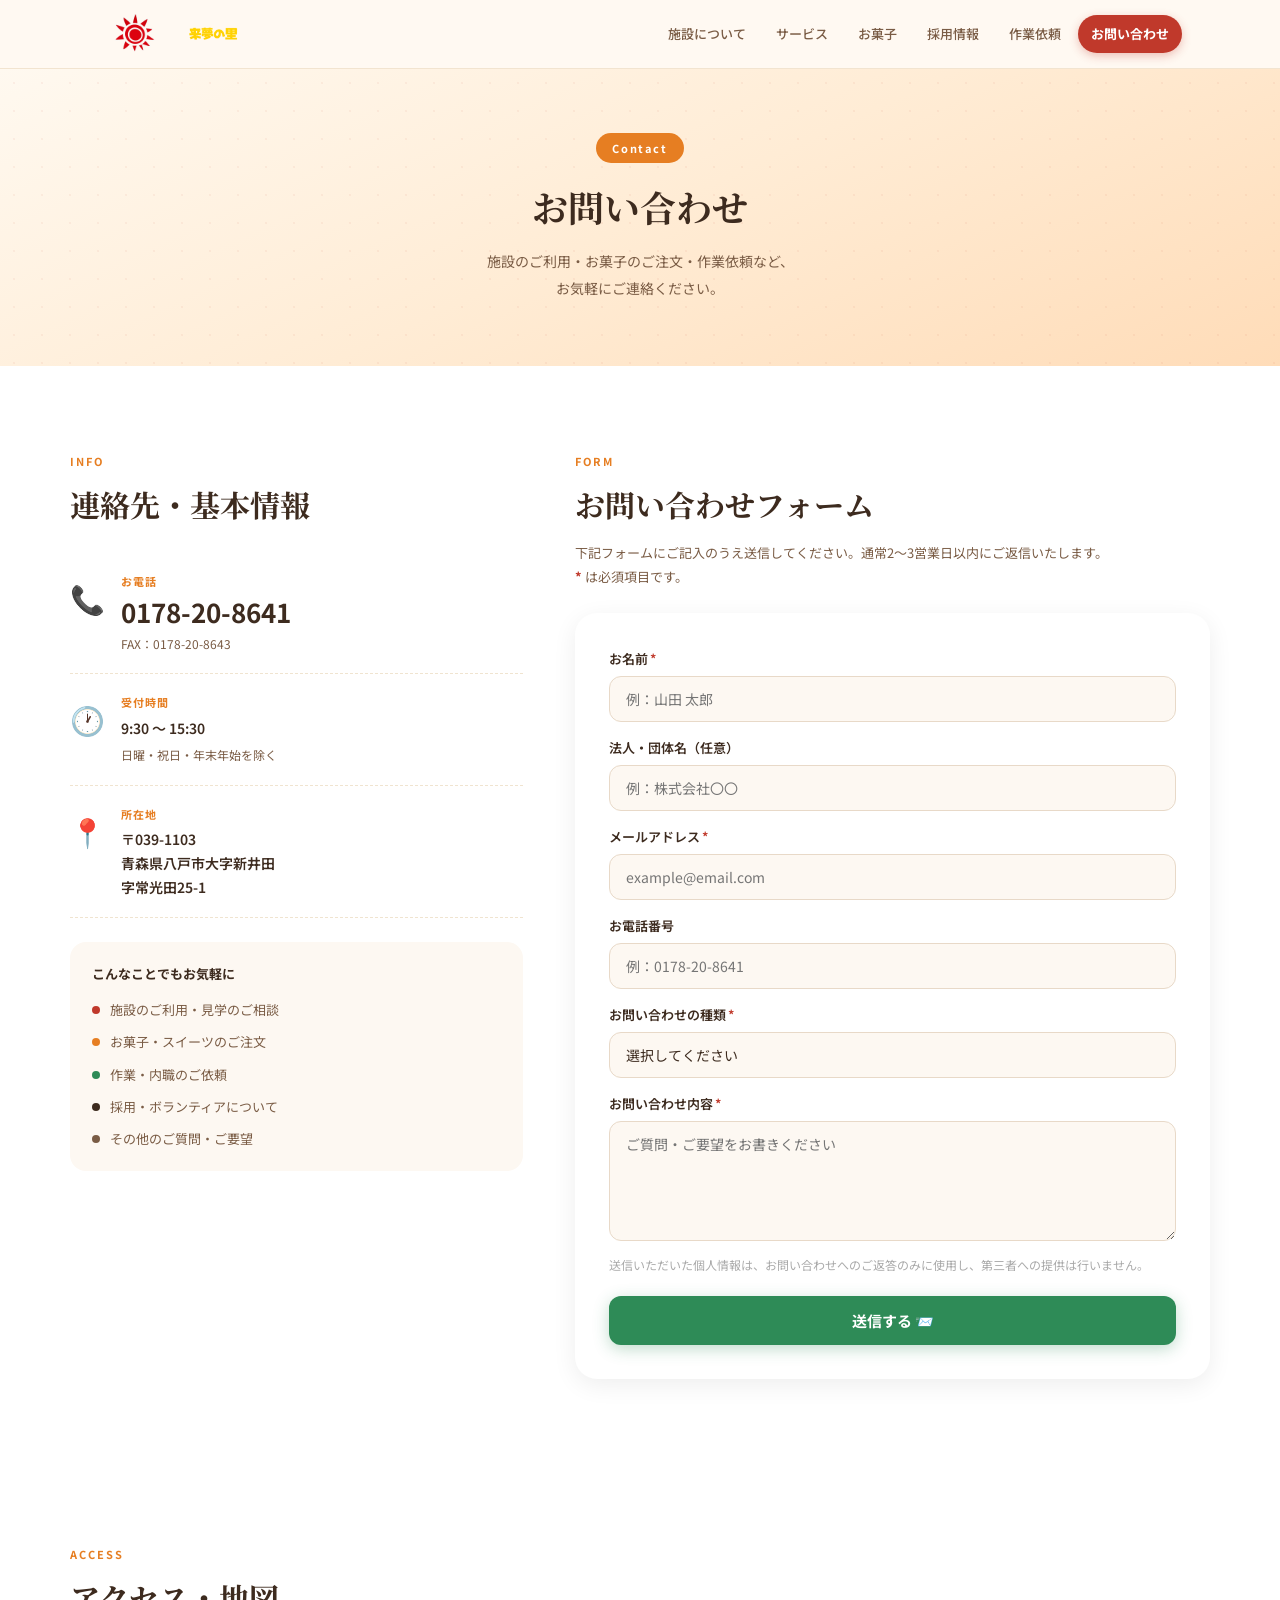
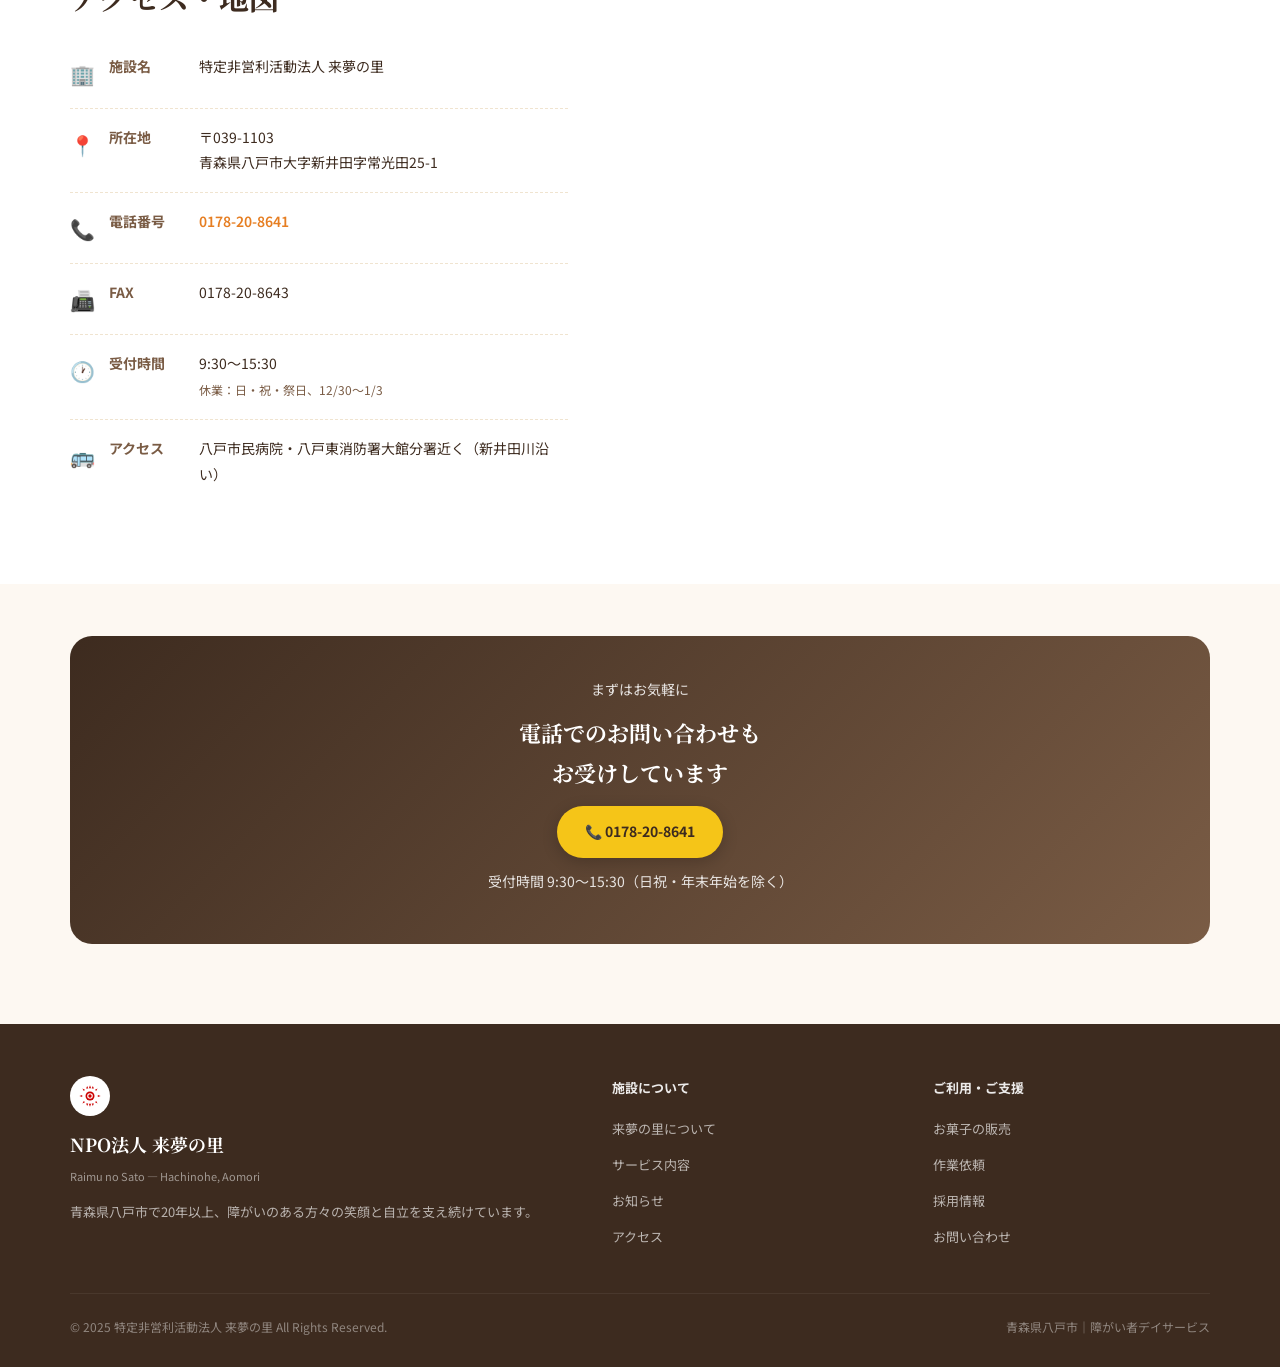
<file: contact.html>
<!DOCTYPE html>
<html lang="ja">
<head>
<meta charset="UTF-8">
<meta name="viewport" content="width=device-width, initial-scale=1.0">
<title>お問い合わせ | NPO法人 来夢の里</title>
<meta name="description" content="来夢の里へのお問い合わせ。施設のご利用・見学、お菓子のご注文、作業依頼、採用など各種お問い合わせはこちらからどうぞ。">
<link rel="preconnect" href="https://fonts.googleapis.com">
<link href="https://fonts.googleapis.com/css2?family=Noto+Serif+JP:wght@400;600;700&family=Noto+Sans+JP:wght@300;400;500;700&display=swap" rel="stylesheet">
<link rel="stylesheet" href="/css/style.css">
<!-- Google tag (gtag.js) -->
<script async src="https://www.googletagmanager.com/gtag/js?id=G-YK41R5QLH8"></script>
<script>
  window.dataLayer = window.dataLayer || [];
  function gtag(){dataLayer.push(arguments);}
  gtag('js', new Date());
  gtag('config', 'G-YK41R5QLH8');
</script>
</head>
<body>

<header>
  <div class="hd">
    <a href="index.html" class="logo">
      <img src="/img/logo.jpeg" alt="来夢の里 太陽マーク" style="height:48px;width:auto;">
      <img src="/img/logoname.jpeg" alt="来夢の里" style="height:40px;width:auto;">
    </a>
    <button class="nav-toggle" aria-label="メニューを開く">☰</button>
    <nav>
      <a href="about.html">施設について</a>
      <a href="services.html">サービス</a>
      <a href="sweets.html">お菓子</a>
      <a href="recruit.html">採用情報</a>
      <a href="work-request.html">作業依頼</a>
      <a href="contact.html" class="nav-btn active">お問い合わせ</a>
    </nav>
  </div>
</header>

<!-- PAGE HERO -->
<div class="page-hero">
  <div class="page-hero-inner">
    <span class="page-badge">Contact</span>
    <h1>お問い合わせ</h1>
    <p class="page-lead">施設のご利用・お菓子のご注文・作業依頼など、<br>お気軽にご連絡ください。</p>
  </div>
</div>

<!-- CONTACT MAIN -->
<section class="section" style="background:#fff">
  <div class="si">
    <div class="contact-grid">

      <!-- 連絡先情報 -->
      <div>
        <span class="sec-label">Info</span>
        <h2 class="sec-title" style="margin-bottom:20px">連絡先・基本情報</h2>

        <div class="info-card">
          <div class="info-icon">📞</div>
          <div class="info-body">
            <div class="info-label">お電話</div>
            <a href="tel:0178208641" class="info-tel">0178-20-8641</a>
            <div class="info-note">FAX：0178-20-8643</div>
          </div>
        </div>

        <div class="info-card">
          <div class="info-icon">🕐</div>
          <div class="info-body">
            <div class="info-label">受付時間</div>
            <div class="info-val">9:30 〜 15:30</div>
            <div class="info-note">日曜・祝日・年末年始を除く</div>
          </div>
        </div>

        <div class="info-card">
          <div class="info-icon">📍</div>
          <div class="info-body">
            <div class="info-label">所在地</div>
            <div class="info-val">〒039-1103<br>青森県八戸市大字新井田<br>字常光田25-1</div>
          </div>
        </div>


        <div class="inquiry-guide">
          <h3>こんなことでもお気軽に</h3>
          <ul>
            <li><span class="guide-dot" style="background:var(--red)"></span>施設のご利用・見学のご相談</li>
            <li><span class="guide-dot" style="background:var(--orange)"></span>お菓子・スイーツのご注文</li>
            <li><span class="guide-dot" style="background:var(--green)"></span>作業・内職のご依頼</li>
            <li><span class="guide-dot" style="background:var(--brown)"></span>採用・ボランティアについて</li>
            <li><span class="guide-dot" style="background:var(--mid)"></span>その他のご質問・ご要望</li>
          </ul>
        </div>
      </div>

      <!-- お問い合わせフォーム -->
      <div>
        <span class="sec-label">Form</span>
        <h2 class="sec-title" style="margin-bottom:8px">お問い合わせフォーム</h2>
        <p style="font-size:13px;color:var(--mid);line-height:1.85;margin-bottom:24px">
          下記フォームにご記入のうえ送信してください。通常2〜3営業日以内にご返信いたします。<br>
          <span style="color:var(--red);font-weight:700">*</span> は必須項目です。
        </p>

        <div class="form-box">
          <form class="form-stack" action="https://formspree.io/f/xjglypnk" method="POST">
            <input type="hidden" name="_subject" value="来夢の里 お問い合わせ">

            <div class="form-group">
              <label>お名前<span class="req">*</span></label>
              <input type="text" name="name" placeholder="例：山田 太郎" required>
            </div>

            <div class="form-group">
              <label>法人・団体名（任意）</label>
              <input type="text" name="company" placeholder="例：株式会社〇〇">
            </div>

            <div class="form-group">
              <label>メールアドレス<span class="req">*</span></label>
              <input type="email" name="email" placeholder="example@email.com" required>
            </div>

            <div class="form-group">
              <label>お電話番号</label>
              <input type="tel" name="phone" placeholder="例：0178-20-8641">
            </div>

            <div class="form-group">
              <label>お問い合わせの種類<span class="req">*</span></label>
              <select name="inquiry_type" required>
                <option value="" disabled selected>選択してください</option>
                <option value="施設の利用・見学">施設の利用・見学について</option>
                <option value="お菓子のご注文">お菓子・スイーツのご注文</option>
                <option value="作業依頼">作業・内職のご依頼</option>
                <option value="採用・ボランティア">採用・ボランティアについて</option>
                <option value="その他">その他</option>
              </select>
            </div>

            <div class="form-group">
              <label>お問い合わせ内容<span class="req">*</span></label>
              <textarea name="message" placeholder="ご質問・ご要望をお書きください" required></textarea>
            </div>

            <p style="font-size:12px;color:#aaa;line-height:1.7">
              送信いただいた個人情報は、お問い合わせへのご返答のみに使用し、第三者への提供は行いません。
            </p>

            <button type="submit" class="submit-btn">送信する 📨</button>
          </form>
        </div>
      </div>

    </div>
  </div>
</section>

<!-- ACCESS MAP -->
<section class="access section">
  <div class="si">
    <span class="sec-label">Access</span>
    <h2 class="sec-title">アクセス・地図</h2>
    <div class="ac-inner">
      <div>
        <div class="ac-row"><span class="ac-ico">🏢</span><span class="ac-key">施設名</span><span>特定非営利活動法人 来夢の里</span></div>
        <div class="ac-row"><span class="ac-ico">📍</span><span class="ac-key">所在地</span><span>〒039-1103<br>青森県八戸市大字新井田字常光田25-1</span></div>
        <div class="ac-row"><span class="ac-ico">📞</span><span class="ac-key">電話番号</span><span><a href="tel:0178208641" style="color:var(--orange);font-weight:600;text-decoration:none">0178-20-8641</a></span></div>
        <div class="ac-row"><span class="ac-ico">📠</span><span class="ac-key">FAX</span><span>0178-20-8643</span></div>
        <div class="ac-row"><span class="ac-ico">🕐</span><span class="ac-key">受付時間</span><span>9:30〜15:30<br><span style="font-size:12px;color:var(--mid)">休業：日・祝・祭日、12/30〜1/3</span></span></div>
        <div class="ac-row"><span class="ac-ico">🚌</span><span class="ac-key">アクセス</span><span>八戸市民病院・八戸東消防署大館分署近く（新井田川沿い）</span></div>
      </div>
      <div class="ac-map">
        <iframe
          src="https://maps.google.com/maps?q=青森県八戸市大字新井田字常光田25-1&output=embed&z=15"
          width="100%" height="320" style="border:0;border-radius:18px;display:block"
          allowfullscreen="" loading="lazy"
          referrerpolicy="no-referrer-when-downgrade">
        </iframe>
      </div>
    </div>
  </div>
</section>

<!-- CTA -->
<section class="section" style="background:var(--cream);padding-top:0">
  <div class="si">
    <div class="cta-banner">
      <p class="cta-lead">まずはお気軽に</p>
      <h2 class="cta-title">電話でのお問い合わせも<br>お受けしています</h2>
      <a href="tel:0178208641" class="btn-tel">📞 0178-20-8641</a>
      <p style="margin-top:10px">受付時間 9:30〜15:30（日祝・年末年始を除く）</p>
    </div>
  </div>
</section>

<footer>
  <div class="ft-inner">
    <div class="ft-brand">
      <div class="logo-mark-sm">
        <svg width="28" height="28" viewBox="0 0 100 100" fill="none" xmlns="http://www.w3.org/2000/svg">
          <g transform="translate(50,50)">
            <circle r="22" fill="#fff"/><circle r="16" fill="#cc0000"/>
            <circle r="10" fill="#fff"/><circle r="6" fill="#cc0000"/>
            <g fill="#cc0000">
              <polygon points="0,-38 4,-28 -4,-28"/><polygon points="0,38 4,28 -4,28"/>
              <polygon points="-38,0 -28,4 -28,-4"/><polygon points="38,0 28,4 28,-4"/>
              <polygon points="-27,-27 -18,-22 -22,-18"/><polygon points="27,-27 18,-22 22,-18"/>
              <polygon points="-27,27 -18,22 -22,18"/><polygon points="27,27 18,22 22,18"/>
              <polygon points="-10,-36 -6,-27 -14,-27"/><polygon points="10,-36 6,-27 14,-27"/>
              <polygon points="-10,36 -6,27 -14,27"/><polygon points="10,36 6,27 14,27"/>
            </g>
          </g>
        </svg>
      </div>
      <div class="name">NPO法人 来夢の里</div>
      <div class="sub">Raimu no Sato — Hachinohe, Aomori</div>
      <p>青森県八戸市で20年以上、障がいのある方々の笑顔と自立を支え続けています。</p>
    </div>
    <div class="ft-col">
      <h4>施設について</h4>
      <ul>
        <li><a href="about.html">来夢の里について</a></li>
        <li><a href="services.html">サービス内容</a></li>
        <li><a href="index.html#news">お知らせ</a></li>
        <li><a href="index.html#access">アクセス</a></li>
      </ul>
    </div>
    <div class="ft-col">
      <h4>ご利用・ご支援</h4>
      <ul>
        <li><a href="sweets.html">お菓子の販売</a></li>
        <li><a href="work-request.html">作業依頼</a></li>
        <li><a href="recruit.html">採用情報</a></li>
        <li><a href="contact.html">お問い合わせ</a></li>
      </ul>
    </div>
  </div>
  <div class="ft-bottom">
    <span>© 2025 特定非営利活動法人 来夢の里 All Rights Reserved.</span>
    <span>青森県八戸市｜障がい者デイサービス</span>
  </div>
</footer>

<script>
(function(){
  var toggle = document.querySelector('.nav-toggle');
  var nav    = document.querySelector('nav');
  toggle.addEventListener('click', function(){
    nav.classList.toggle('open');
    toggle.textContent = nav.classList.contains('open') ? '✕' : '☰';
  });
  document.querySelectorAll('nav a').forEach(function(a){
    a.addEventListener('click', function(){ nav.classList.remove('open'); toggle.textContent = '☰'; });
  });
})();
</script>
</body>
</html>
</file>
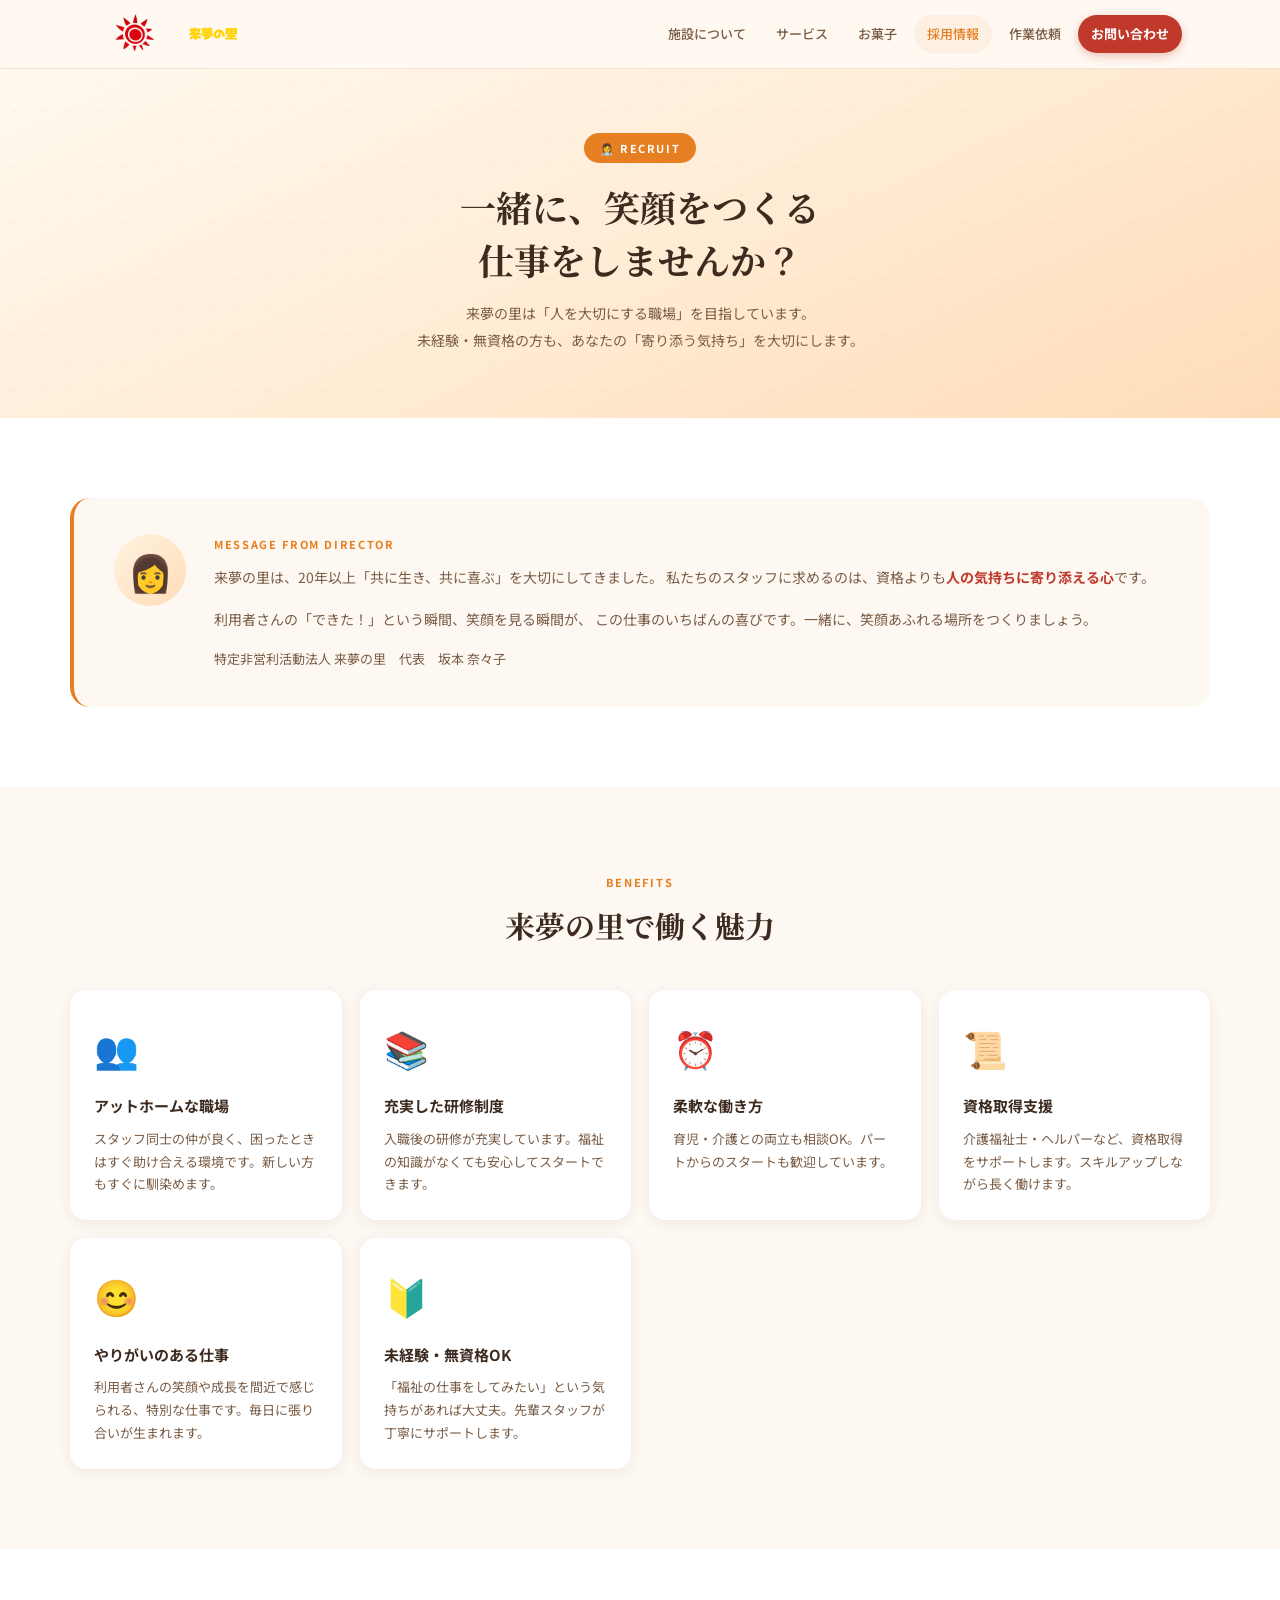
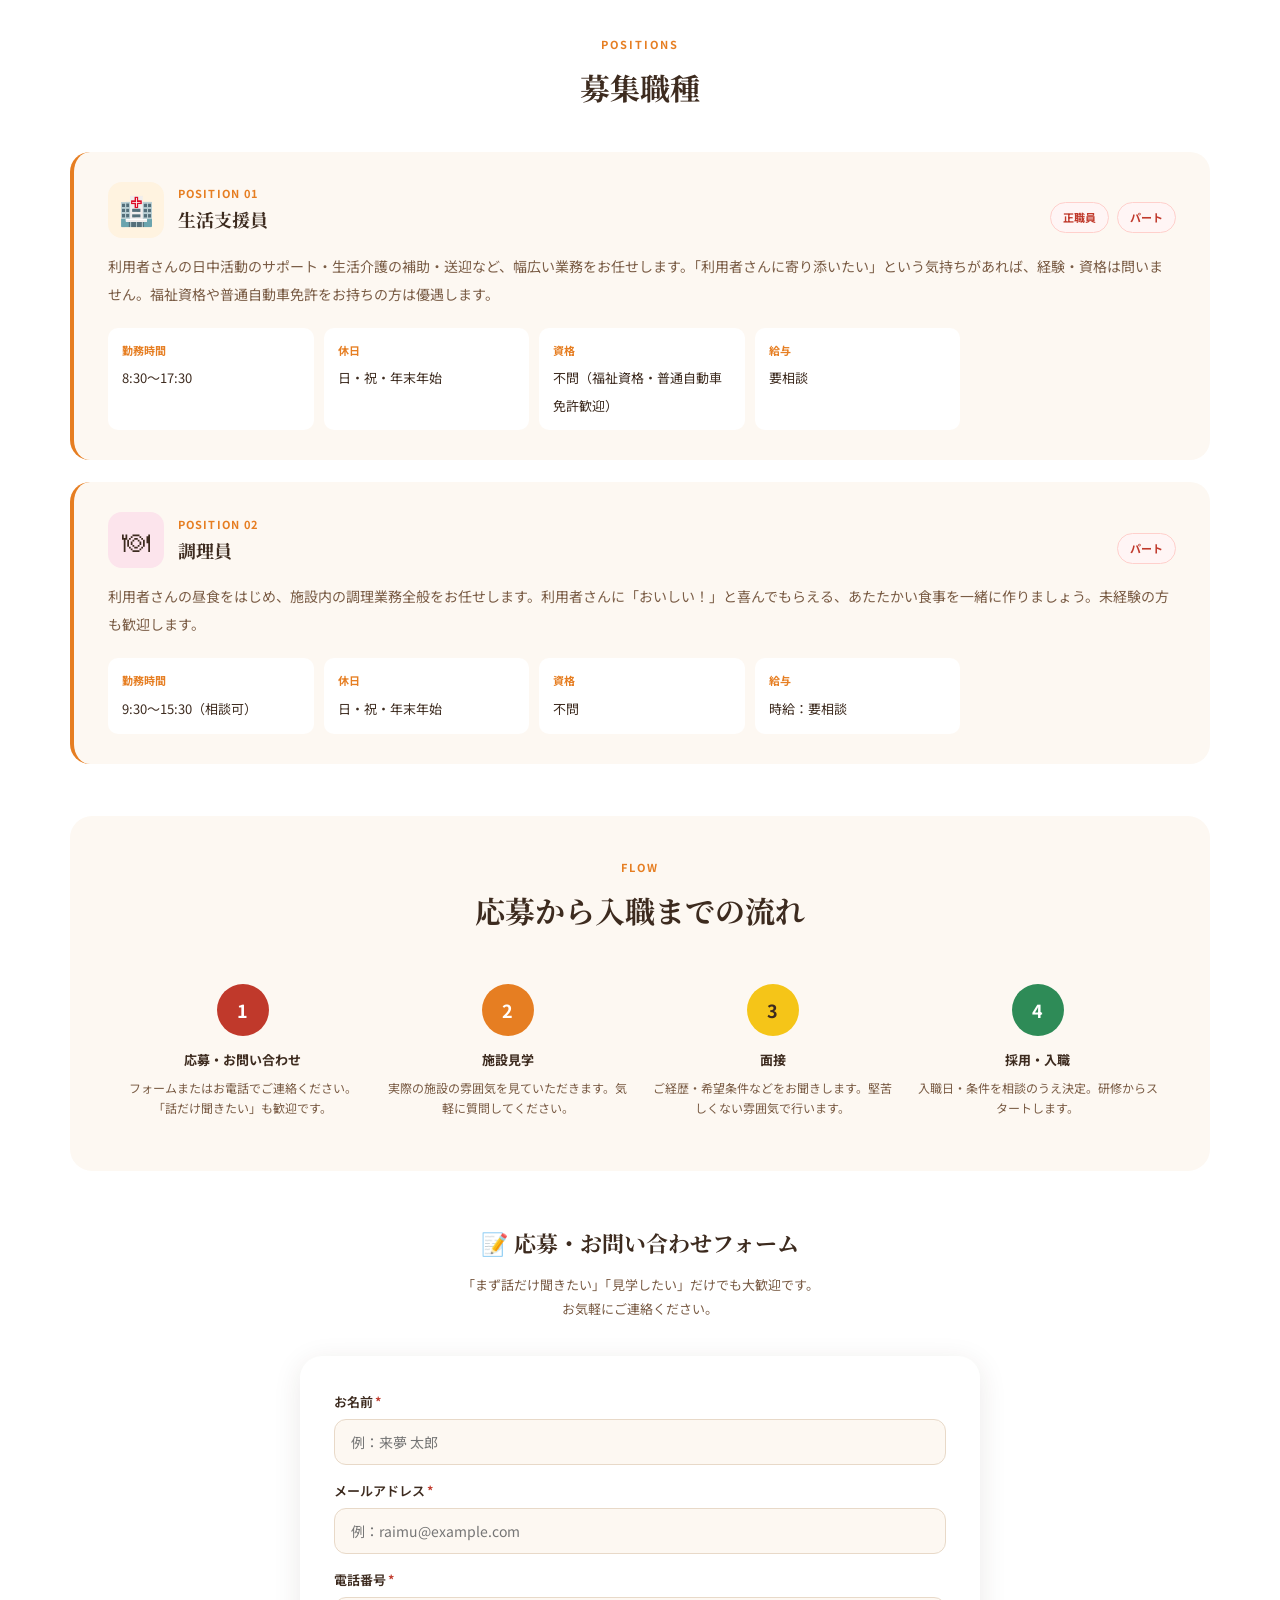
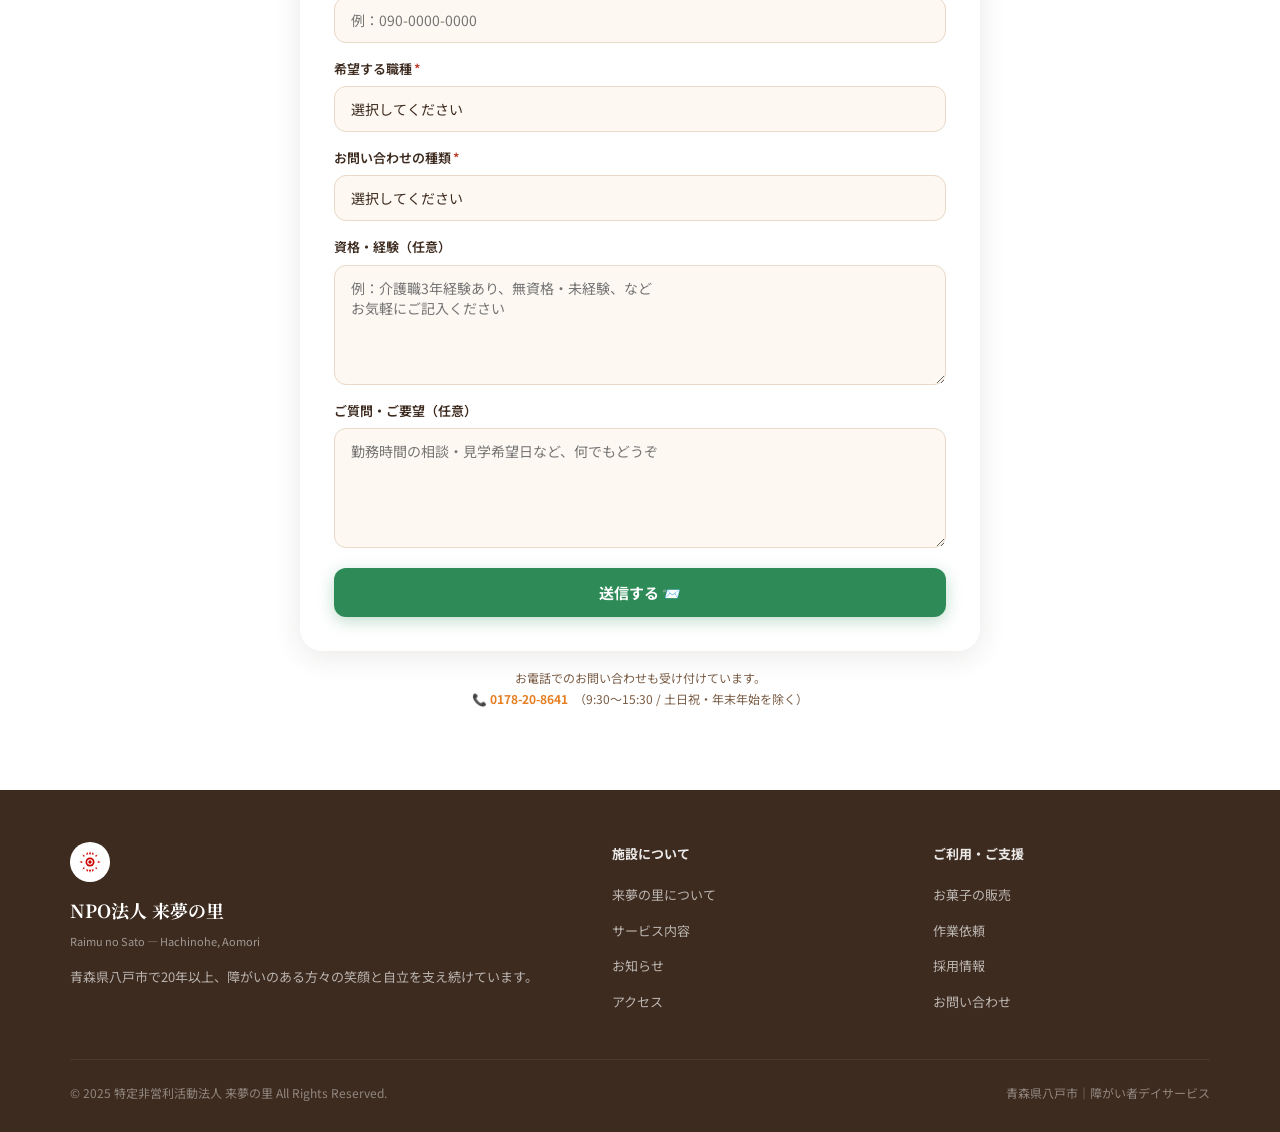
<file: recruit.html>
<!DOCTYPE html>
<html lang="ja">
<head>
<meta charset="UTF-8">
<meta name="viewport" content="width=device-width, initial-scale=1.0">
<title>採用情報 | NPO法人 来夢の里</title>
<meta name="description" content="来夢の里の採用情報。生活支援員・製菓スタッフ・送迎ドライバーを募集中。未経験・無資格の方も大歓迎。青森県八戸市の障がい者福祉施設でいっしょに働きませんか。">
<link rel="preconnect" href="https://fonts.googleapis.com">
<link href="https://fonts.googleapis.com/css2?family=Noto+Serif+JP:wght@400;600;700&family=Noto+Sans+JP:wght@300;400;500;700&display=swap" rel="stylesheet">
<link rel="stylesheet" href="/css/style.css">
<!-- Google tag (gtag.js) -->
<script async src="https://www.googletagmanager.com/gtag/js?id=G-YK41R5QLH8"></script>
<script>
  window.dataLayer = window.dataLayer || [];
  function gtag(){dataLayer.push(arguments);}
  gtag('js', new Date());
  gtag('config', 'G-YK41R5QLH8');
</script>
</head>
<body>

<header>
  <div class="hd">
    <a href="index.html" class="logo">
      <img src="/img/logo.jpeg" alt="来夢の里 太陽マーク" style="height:48px;width:auto;">
      <img src="/img/logoname.jpeg" alt="来夢の里" style="height:40px;width:auto;">
    </a>
    <button class="nav-toggle" aria-label="メニューを開く">☰</button>
    <nav>
      <a href="about.html">施設について</a>
      <a href="services.html">サービス</a>
      <a href="sweets.html">お菓子</a>
      <a href="recruit.html" class="active">採用情報</a>
      <a href="work-request.html">作業依頼</a>
      <a href="contact.html" class="nav-btn">お問い合わせ</a>
    </nav>
  </div>
</header>

<!-- PAGE HERO -->
<div class="page-hero">
  <div class="page-hero-inner">
    <span class="page-badge">👩‍⚕️ RECRUIT</span>
    <h1>一緒に、笑顔をつくる<br>仕事をしませんか？</h1>
    <p class="page-lead">来夢の里は「人を大切にする職場」を目指しています。<br>未経験・無資格の方も、あなたの「寄り添う気持ち」を大切にします。</p>
  </div>
</div>

<!-- 代表メッセージ -->
<section class="section" style="background:#fff">
  <div class="si">
    <div style="background:var(--cream);border-radius:20px;padding:36px 40px;border-left:4px solid var(--orange);display:grid;grid-template-columns:auto 1fr;gap:28px;align-items:start">
      <div style="width:72px;height:72px;border-radius:50%;background:linear-gradient(135deg,#fff3e0,#ffdcb8);display:flex;align-items:center;justify-content:center;font-size:36px;flex-shrink:0">👩</div>
      <div>
        <span style="font-size:11px;font-weight:700;letter-spacing:.15em;color:var(--orange);display:block;margin-bottom:8px">MESSAGE FROM DIRECTOR</span>
        <p style="font-size:14px;color:var(--mid);line-height:2;margin-bottom:14px">
          来夢の里は、20年以上「共に生き、共に喜ぶ」を大切にしてきました。
          私たちのスタッフに求めるのは、資格よりも<strong style="color:var(--red)">人の気持ちに寄り添える心</strong>です。
        </p>
        <p style="font-size:14px;color:var(--mid);line-height:2;margin-bottom:14px">
          利用者さんの「できた！」という瞬間、笑顔を見る瞬間が、
          この仕事のいちばんの喜びです。一緒に、笑顔あふれる場所をつくりましょう。
        </p>
        <p style="font-size:13px;color:var(--mid)">特定非営利活動法人 来夢の里　代表　坂本 奈々子</p>
      </div>
    </div>
  </div>
</section>

<!-- 働く魅力 -->
<section class="section" style="background:var(--cream)">
  <div class="si">
    <div style="text-align:center;margin-bottom:36px">
      <span class="sec-label">Benefits</span>
      <h2 class="sec-title">来夢の里で働く魅力</h2>
    </div>
    <div style="display:grid;grid-template-columns:repeat(auto-fit,minmax(220px,1fr));gap:18px">
      <div style="background:#fff;border-radius:16px;padding:24px;box-shadow:0 3px 14px rgba(61,43,31,.07)">
        <span style="font-size:36px;display:block;margin-bottom:12px">👥</span>
        <h3 style="font-size:15px;font-weight:700;margin-bottom:8px">アットホームな職場</h3>
        <p style="font-size:13px;color:var(--mid);line-height:1.75">スタッフ同士の仲が良く、困ったときはすぐ助け合える環境です。新しい方もすぐに馴染めます。</p>
      </div>
      <div style="background:#fff;border-radius:16px;padding:24px;box-shadow:0 3px 14px rgba(61,43,31,.07)">
        <span style="font-size:36px;display:block;margin-bottom:12px">📚</span>
        <h3 style="font-size:15px;font-weight:700;margin-bottom:8px">充実した研修制度</h3>
        <p style="font-size:13px;color:var(--mid);line-height:1.75">入職後の研修が充実しています。福祉の知識がなくても安心してスタートできます。</p>
      </div>
      <div style="background:#fff;border-radius:16px;padding:24px;box-shadow:0 3px 14px rgba(61,43,31,.07)">
        <span style="font-size:36px;display:block;margin-bottom:12px">⏰</span>
        <h3 style="font-size:15px;font-weight:700;margin-bottom:8px">柔軟な働き方</h3>
        <p style="font-size:13px;color:var(--mid);line-height:1.75">育児・介護との両立も相談OK。パートからのスタートも歓迎しています。</p>
      </div>
      <div style="background:#fff;border-radius:16px;padding:24px;box-shadow:0 3px 14px rgba(61,43,31,.07)">
        <span style="font-size:36px;display:block;margin-bottom:12px">📜</span>
        <h3 style="font-size:15px;font-weight:700;margin-bottom:8px">資格取得支援</h3>
        <p style="font-size:13px;color:var(--mid);line-height:1.75">介護福祉士・ヘルパーなど、資格取得をサポートします。スキルアップしながら長く働けます。</p>
      </div>
      <div style="background:#fff;border-radius:16px;padding:24px;box-shadow:0 3px 14px rgba(61,43,31,.07)">
        <span style="font-size:36px;display:block;margin-bottom:12px">😊</span>
        <h3 style="font-size:15px;font-weight:700;margin-bottom:8px">やりがいのある仕事</h3>
        <p style="font-size:13px;color:var(--mid);line-height:1.75">利用者さんの笑顔や成長を間近で感じられる、特別な仕事です。毎日に張り合いが生まれます。</p>
      </div>
      <div style="background:#fff;border-radius:16px;padding:24px;box-shadow:0 3px 14px rgba(61,43,31,.07)">
        <span style="font-size:36px;display:block;margin-bottom:12px">🔰</span>
        <h3 style="font-size:15px;font-weight:700;margin-bottom:8px">未経験・無資格OK</h3>
        <p style="font-size:13px;color:var(--mid);line-height:1.75">「福祉の仕事をしてみたい」という気持ちがあれば大丈夫。先輩スタッフが丁寧にサポートします。</p>
      </div>
    </div>
  </div>
</section>

<!-- 募集職種 -->
<section class="section" style="background:#fff">
  <div class="si">
    <div style="text-align:center;margin-bottom:36px">
      <span class="sec-label">Positions</span>
      <h2 class="sec-title">募集職種</h2>
    </div>
    <div style="display:flex;flex-direction:column;gap:22px;margin-bottom:52px">

      <div style="background:var(--cream);border-radius:20px;padding:30px 34px;border-left:4px solid var(--orange)">
        <div style="display:flex;align-items:center;gap:14px;margin-bottom:14px;flex-wrap:wrap">
          <div style="width:56px;height:56px;border-radius:14px;background:#fff3e0;display:flex;align-items:center;justify-content:center;font-size:28px;flex-shrink:0">🏥</div>
          <div>
            <span style="font-size:11px;color:var(--orange);font-weight:700;letter-spacing:.1em;display:block">POSITION 01</span>
            <h3 style="font-family:'Noto Serif JP',serif;font-size:18px;font-weight:700;color:var(--brown)">生活支援員</h3>
          </div>
          <div style="margin-left:auto;display:flex;gap:8px;flex-wrap:wrap">
            <span class="sv-tag">正職員</span>
            <span class="sv-tag">パート</span>
          </div>
        </div>
        <p style="font-size:14px;color:var(--mid);line-height:2;margin-bottom:20px">
          利用者さんの日中活動のサポート・生活介護の補助・送迎など、幅広い業務をお任せします。「利用者さんに寄り添いたい」という気持ちがあれば、経験・資格は問いません。福祉資格や普通自動車免許をお持ちの方は優遇します。
        </p>
        <div style="display:grid;grid-template-columns:repeat(auto-fill,minmax(180px,1fr));gap:10px">
          <div style="background:#fff;border-radius:10px;padding:12px 14px"><span style="font-size:11px;color:var(--orange);font-weight:700;display:block;margin-bottom:3px">勤務時間</span><span style="font-size:13px">8:30〜17:30</span></div>
          <div style="background:#fff;border-radius:10px;padding:12px 14px"><span style="font-size:11px;color:var(--orange);font-weight:700;display:block;margin-bottom:3px">休日</span><span style="font-size:13px">日・祝・年末年始</span></div>
          <div style="background:#fff;border-radius:10px;padding:12px 14px"><span style="font-size:11px;color:var(--orange);font-weight:700;display:block;margin-bottom:3px">資格</span><span style="font-size:13px">不問（福祉資格・普通自動車免許歓迎）</span></div>
          <div style="background:#fff;border-radius:10px;padding:12px 14px"><span style="font-size:11px;color:var(--orange);font-weight:700;display:block;margin-bottom:3px">給与</span><span style="font-size:13px">要相談</span></div>
        </div>
      </div>

      <div style="background:var(--cream);border-radius:20px;padding:30px 34px;border-left:4px solid var(--orange)">
        <div style="display:flex;align-items:center;gap:14px;margin-bottom:14px;flex-wrap:wrap">
          <div style="width:56px;height:56px;border-radius:14px;background:#fce4ec;display:flex;align-items:center;justify-content:center;font-size:28px;flex-shrink:0">🍽</div>
          <div>
            <span style="font-size:11px;color:var(--orange);font-weight:700;letter-spacing:.1em;display:block">POSITION 02</span>
            <h3 style="font-family:'Noto Serif JP',serif;font-size:18px;font-weight:700;color:var(--brown)">調理員</h3>
          </div>
          <div style="margin-left:auto"><span class="sv-tag">パート</span></div>
        </div>
        <p style="font-size:14px;color:var(--mid);line-height:2;margin-bottom:20px">
          利用者さんの昼食をはじめ、施設内の調理業務全般をお任せします。利用者さんに「おいしい！」と喜んでもらえる、あたたかい食事を一緒に作りましょう。未経験の方も歓迎します。
        </p>
        <div style="display:grid;grid-template-columns:repeat(auto-fill,minmax(180px,1fr));gap:10px">
          <div style="background:#fff;border-radius:10px;padding:12px 14px"><span style="font-size:11px;color:var(--orange);font-weight:700;display:block;margin-bottom:3px">勤務時間</span><span style="font-size:13px">9:30〜15:30（相談可）</span></div>
          <div style="background:#fff;border-radius:10px;padding:12px 14px"><span style="font-size:11px;color:var(--orange);font-weight:700;display:block;margin-bottom:3px">休日</span><span style="font-size:13px">日・祝・年末年始</span></div>
          <div style="background:#fff;border-radius:10px;padding:12px 14px"><span style="font-size:11px;color:var(--orange);font-weight:700;display:block;margin-bottom:3px">資格</span><span style="font-size:13px">不問</span></div>
          <div style="background:#fff;border-radius:10px;padding:12px 14px"><span style="font-size:11px;color:var(--orange);font-weight:700;display:block;margin-bottom:3px">給与</span><span style="font-size:13px">時給：要相談</span></div>
        </div>
      </div>

    </div>

    <!-- 応募の流れ -->
    <div style="background:var(--cream);border-radius:22px;padding:36px 40px;margin-bottom:52px">
      <div style="text-align:center;margin-bottom:28px">
        <span class="sec-label">Flow</span>
        <h2 class="sec-title">応募から入職までの流れ</h2>
      </div>
      <div style="display:grid;grid-template-columns:repeat(auto-fit,minmax(160px,1fr));gap:0">
        <div style="text-align:center;padding:18px 12px">
          <div style="width:52px;height:52px;border-radius:50%;background:var(--red);color:#fff;font-size:18px;font-weight:700;display:flex;align-items:center;justify-content:center;margin:0 auto 12px">1</div>
          <h3 style="font-size:13px;font-weight:700;margin-bottom:6px">応募・お問い合わせ</h3>
          <p style="font-size:12px;color:var(--mid);line-height:1.6">フォームまたはお電話でご連絡ください。「話だけ聞きたい」も歓迎です。</p>
        </div>
        <div style="text-align:center;padding:18px 12px">
          <div style="width:52px;height:52px;border-radius:50%;background:var(--orange);color:#fff;font-size:18px;font-weight:700;display:flex;align-items:center;justify-content:center;margin:0 auto 12px">2</div>
          <h3 style="font-size:13px;font-weight:700;margin-bottom:6px">施設見学</h3>
          <p style="font-size:12px;color:var(--mid);line-height:1.6">実際の施設の雰囲気を見ていただきます。気軽に質問してください。</p>
        </div>
        <div style="text-align:center;padding:18px 12px">
          <div style="width:52px;height:52px;border-radius:50%;background:var(--yellow);color:var(--brown);font-size:18px;font-weight:700;display:flex;align-items:center;justify-content:center;margin:0 auto 12px">3</div>
          <h3 style="font-size:13px;font-weight:700;margin-bottom:6px">面接</h3>
          <p style="font-size:12px;color:var(--mid);line-height:1.6">ご経歴・希望条件などをお聞きします。堅苦しくない雰囲気で行います。</p>
        </div>
        <div style="text-align:center;padding:18px 12px">
          <div style="width:52px;height:52px;border-radius:50%;background:var(--green);color:#fff;font-size:18px;font-weight:700;display:flex;align-items:center;justify-content:center;margin:0 auto 12px">4</div>
          <h3 style="font-size:13px;font-weight:700;margin-bottom:6px">採用・入職</h3>
          <p style="font-size:12px;color:var(--mid);line-height:1.6">入職日・条件を相談のうえ決定。研修からスタートします。</p>
        </div>
      </div>
    </div>

    <!-- 応募フォーム -->
    <div id="apply" style="max-width:680px;margin:0 auto">
      <div style="text-align:center;margin-bottom:36px">
        <h2 style="font-family:'Noto Serif JP',serif;font-size:22px;font-weight:700;margin-bottom:10px;color:var(--brown)">📝 応募・お問い合わせフォーム</h2>
        <p style="font-size:13px;color:var(--mid);line-height:1.8">
          「まず話だけ聞きたい」「見学したい」だけでも大歓迎です。<br>
          お気軽にご連絡ください。
        </p>
      </div>
      <div class="form-box" style="box-shadow:0 6px 28px rgba(61,43,31,.1)">
        <form action="https://formspree.io/f/xjglypnk" method="POST">
          <input type="hidden" name="_subject" value="来夢の里 採用へのお問い合わせ">
          <div class="form-stack">
            <div class="form-group">
              <label>お名前<span class="req">*</span></label>
              <input type="text" name="name" required placeholder="例：来夢 太郎">
            </div>
            <div class="form-group">
              <label>メールアドレス<span class="req">*</span></label>
              <input type="email" name="email" required placeholder="例：raimu@example.com">
            </div>
            <div class="form-group">
              <label>電話番号<span class="req">*</span></label>
              <input type="tel" name="phone" required placeholder="例：090-0000-0000">
            </div>
            <div class="form-group">
              <label>希望する職種<span class="req">*</span></label>
              <select name="position" required>
                <option value="">選択してください</option>
                <option>生活支援員（正職員）</option>
                <option>生活支援員（パート）</option>
                <option>調理員（パート）</option>
                <option>まだ決まっていない・相談したい</option>
              </select>
            </div>
            <div class="form-group">
              <label>お問い合わせの種類<span class="req">*</span></label>
              <select name="type" required>
                <option value="">選択してください</option>
                <option>応募したい</option>
                <option>見学だけしたい</option>
                <option>話を聞きたい</option>
                <option>その他</option>
              </select>
            </div>
            <div class="form-group">
              <label>資格・経験（任意）</label>
              <textarea name="career" placeholder="例：介護職3年経験あり、無資格・未経験、など&#13;&#10;お気軽にご記入ください"></textarea>
            </div>
            <div class="form-group">
              <label>ご質問・ご要望（任意）</label>
              <textarea name="message" placeholder="勤務時間の相談・見学希望日など、何でもどうぞ"></textarea>
            </div>
            <button type="submit" class="submit-btn">送信する 📨</button>
          </div>
        </form>
      </div>
      <p style="font-size:12px;color:var(--mid);text-align:center;margin-top:16px;line-height:1.8">
        お電話でのお問い合わせも受け付けています。<br>
        <a href="tel:0178208641" style="color:var(--orange);font-weight:700;text-decoration:none">📞 0178-20-8641</a>　（9:30〜15:30 / 土日祝・年末年始を除く）
      </p>
    </div>
  </div>
</section>

<footer>
  <div class="ft-inner">
    <div class="ft-brand">
      <div class="logo-mark-sm">
        <svg width="28" height="28" viewBox="0 0 100 100" fill="none" xmlns="http://www.w3.org/2000/svg">
          <g transform="translate(50,50)">
            <circle r="22" fill="#fff"/><circle r="16" fill="#cc0000"/>
            <circle r="10" fill="#fff"/><circle r="6" fill="#cc0000"/>
            <g fill="#cc0000">
              <polygon points="0,-38 4,-28 -4,-28"/><polygon points="0,38 4,28 -4,28"/>
              <polygon points="-38,0 -28,4 -28,-4"/><polygon points="38,0 28,4 28,-4"/>
              <polygon points="-27,-27 -18,-22 -22,-18"/><polygon points="27,-27 18,-22 22,-18"/>
              <polygon points="-27,27 -18,22 -22,18"/><polygon points="27,27 18,22 22,18"/>
              <polygon points="-10,-36 -6,-27 -14,-27"/><polygon points="10,-36 6,-27 14,-27"/>
              <polygon points="-10,36 -6,27 -14,27"/><polygon points="10,36 6,27 14,27"/>
            </g>
          </g>
        </svg>
      </div>
      <div class="name">NPO法人 来夢の里</div>
      <div class="sub">Raimu no Sato — Hachinohe, Aomori</div>
      <p>青森県八戸市で20年以上、障がいのある方々の笑顔と自立を支え続けています。</p>
    </div>
    <div class="ft-col">
      <h4>施設について</h4>
      <ul>
        <li><a href="about.html">来夢の里について</a></li>
        <li><a href="services.html">サービス内容</a></li>
        <li><a href="index.html#news">お知らせ</a></li>
        <li><a href="index.html#access">アクセス</a></li>
      </ul>
    </div>
    <div class="ft-col">
      <h4>ご利用・ご支援</h4>
      <ul>
        <li><a href="sweets.html">お菓子の販売</a></li>
        <li><a href="work-request.html">作業依頼</a></li>
        <li><a href="recruit.html">採用情報</a></li>
        <li><a href="contact.html">お問い合わせ</a></li>
      </ul>
    </div>
  </div>
  <div class="ft-bottom">
    <span>© 2025 特定非営利活動法人 来夢の里 All Rights Reserved.</span>
    <span>青森県八戸市｜障がい者デイサービス</span>
  </div>
</footer>

<script>
(function(){
  var toggle = document.querySelector('.nav-toggle');
  var nav    = document.querySelector('nav');
  toggle.addEventListener('click', function(){
    nav.classList.toggle('open');
    toggle.textContent = nav.classList.contains('open') ? '✕' : '☰';
  });
  document.querySelectorAll('nav a').forEach(function(a){
    a.addEventListener('click', function(){ nav.classList.remove('open'); toggle.textContent = '☰'; });
  });
})();
</script>
</body>
</html>
</file>
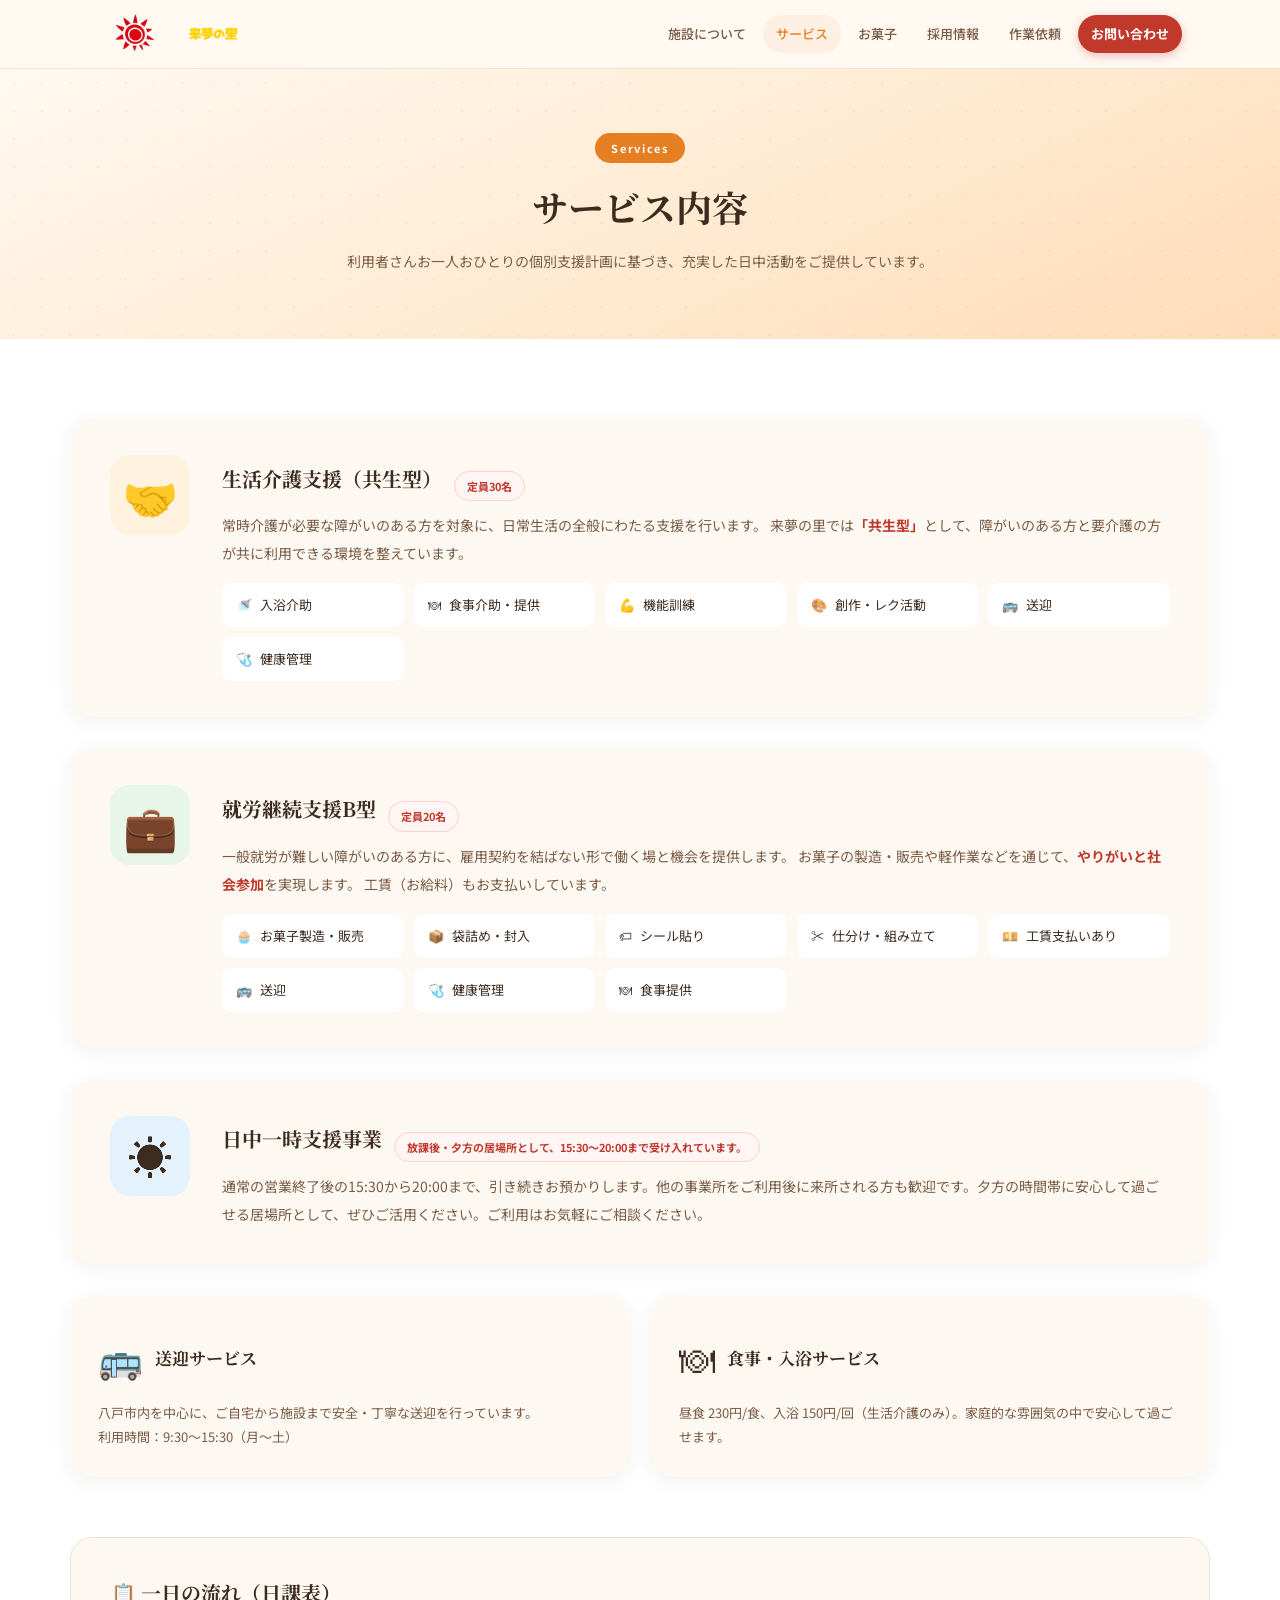
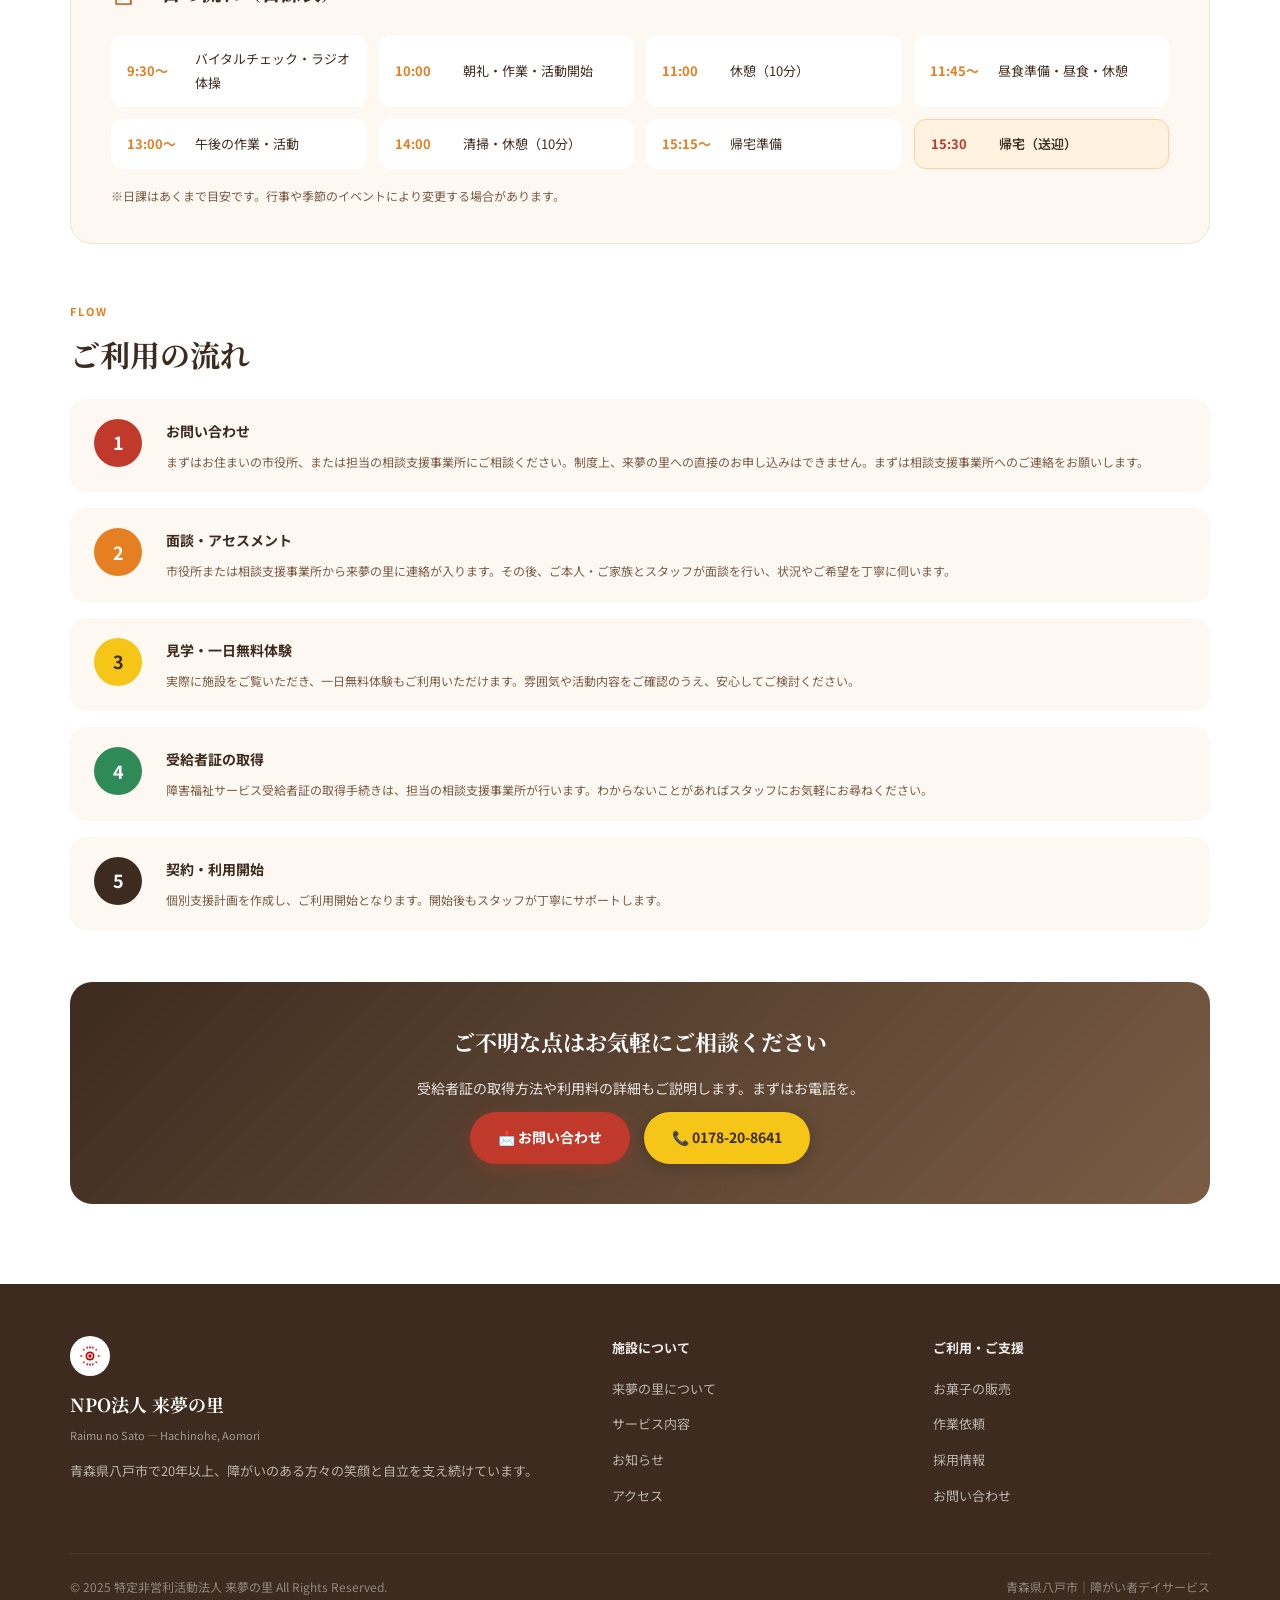
<file: services.html>
<!DOCTYPE html>
<html lang="ja">
<head>
<meta charset="UTF-8">
<meta name="viewport" content="width=device-width, initial-scale=1.0">
<title>サービス内容 | NPO法人 来夢の里</title>
<meta name="description" content="来夢の里のサービス内容。生活介護支援（共生型）・就労継続支援B型・日中一時支援・送迎・食事・入浴サービス。一日の流れやご利用の流れもご確認いただけます。">
<link rel="preconnect" href="https://fonts.googleapis.com">
<link href="https://fonts.googleapis.com/css2?family=Noto+Serif+JP:wght@400;600;700&family=Noto+Sans+JP:wght@300;400;500;700&display=swap" rel="stylesheet">
<link rel="stylesheet" href="/css/style.css">
<!-- Google tag (gtag.js) -->
<script async src="https://www.googletagmanager.com/gtag/js?id=G-YK41R5QLH8"></script>
<script>
  window.dataLayer = window.dataLayer || [];
  function gtag(){dataLayer.push(arguments);}
  gtag('js', new Date());
  gtag('config', 'G-YK41R5QLH8');
</script>
</head>
<body>

<header>
  <div class="hd">
    <a href="index.html" class="logo">
      <img src="/img/logo.jpeg" alt="来夢の里 太陽マーク" style="height:48px;width:auto;">
      <img src="/img/logoname.jpeg" alt="来夢の里" style="height:40px;width:auto;">
    </a>
    <button class="nav-toggle" aria-label="メニューを開く">☰</button>
    <nav>
      <a href="about.html">施設について</a>
      <a href="services.html" class="active">サービス</a>
      <a href="sweets.html">お菓子</a>
      <a href="recruit.html">採用情報</a>
      <a href="work-request.html">作業依頼</a>
      <a href="contact.html" class="nav-btn">お問い合わせ</a>
    </nav>
  </div>
</header>

<!-- PAGE HERO -->
<div class="page-hero">
  <div class="page-hero-inner">
    <span class="page-badge">Services</span>
    <h1>サービス内容</h1>
    <p class="page-lead">利用者さんお一人おひとりの個別支援計画に基づき、充実した日中活動をご提供しています。</p>
  </div>
</div>

<!-- SERVICES DETAIL -->
<section class="section" style="background:var(--white)">
  <div class="si">

    <!-- 主な事業3つ -->
    <div style="display:flex;flex-direction:column;gap:32px;margin-bottom:60px">

      <!-- 生活介護 -->
      <div style="background:var(--cream);border-radius:22px;padding:36px 40px;box-shadow:0 4px 20px rgba(61,43,31,.07);display:grid;grid-template-columns:auto 1fr;gap:32px;align-items:start">
        <div style="width:80px;height:80px;border-radius:20px;background:#fff3e0;display:flex;align-items:center;justify-content:center;font-size:44px;flex-shrink:0">🤝</div>
        <div>
          <div style="display:flex;align-items:center;gap:12px;margin-bottom:10px;flex-wrap:wrap">
            <h2 style="font-family:'Noto Serif JP',serif;font-size:20px;font-weight:700;color:var(--brown)">生活介護支援（共生型）</h2>
            <span class="sv-tag">定員30名</span>
          </div>
          <p style="font-size:14px;color:var(--mid);line-height:2;margin-bottom:16px">
            常時介護が必要な障がいのある方を対象に、日常生活の全般にわたる支援を行います。
            来夢の里では<strong style="color:var(--red)">「共生型」</strong>として、障がいのある方と要介護の方が共に利用できる環境を整えています。
          </p>
          <div style="display:grid;grid-template-columns:repeat(auto-fill,minmax(160px,1fr));gap:10px">
            <div style="background:#fff;border-radius:10px;padding:10px 14px;font-size:13px;display:flex;gap:8px;align-items:center"><span>🚿</span>入浴介助</div>
            <div style="background:#fff;border-radius:10px;padding:10px 14px;font-size:13px;display:flex;gap:8px;align-items:center"><span>🍽</span>食事介助・提供</div>
            <div style="background:#fff;border-radius:10px;padding:10px 14px;font-size:13px;display:flex;gap:8px;align-items:center"><span>💪</span>機能訓練</div>
            <div style="background:#fff;border-radius:10px;padding:10px 14px;font-size:13px;display:flex;gap:8px;align-items:center"><span>🎨</span>創作・レク活動</div>
            <div style="background:#fff;border-radius:10px;padding:10px 14px;font-size:13px;display:flex;gap:8px;align-items:center"><span>🚌</span>送迎</div>
            <div style="background:#fff;border-radius:10px;padding:10px 14px;font-size:13px;display:flex;gap:8px;align-items:center"><span>🩺</span>健康管理</div>
          </div>
        </div>
      </div>

      <!-- 就労継続支援B型 -->
      <div style="background:var(--cream);border-radius:22px;padding:36px 40px;box-shadow:0 4px 20px rgba(61,43,31,.07);display:grid;grid-template-columns:auto 1fr;gap:32px;align-items:start">
        <div style="width:80px;height:80px;border-radius:20px;background:#e8f5e9;display:flex;align-items:center;justify-content:center;font-size:44px;flex-shrink:0">💼</div>
        <div>
          <div style="display:flex;align-items:center;gap:12px;margin-bottom:10px;flex-wrap:wrap">
            <h2 style="font-family:'Noto Serif JP',serif;font-size:20px;font-weight:700;color:var(--brown)">就労継続支援B型</h2>
            <span class="sv-tag">定員20名</span>
          </div>
          <p style="font-size:14px;color:var(--mid);line-height:2;margin-bottom:16px">
            一般就労が難しい障がいのある方に、雇用契約を結ばない形で働く場と機会を提供します。
            お菓子の製造・販売や軽作業などを通じて、<strong style="color:var(--red)">やりがいと社会参加</strong>を実現します。
            工賃（お給料）もお支払いしています。
          </p>
          <div style="display:grid;grid-template-columns:repeat(auto-fill,minmax(160px,1fr));gap:10px">
            <div style="background:#fff;border-radius:10px;padding:10px 14px;font-size:13px;display:flex;gap:8px;align-items:center"><span>🧁</span>お菓子製造・販売</div>
            <div style="background:#fff;border-radius:10px;padding:10px 14px;font-size:13px;display:flex;gap:8px;align-items:center"><span>📦</span>袋詰め・封入</div>
            <div style="background:#fff;border-radius:10px;padding:10px 14px;font-size:13px;display:flex;gap:8px;align-items:center"><span>🏷</span>シール貼り</div>
            <div style="background:#fff;border-radius:10px;padding:10px 14px;font-size:13px;display:flex;gap:8px;align-items:center"><span>✂️</span>仕分け・組み立て</div>
            <div style="background:#fff;border-radius:10px;padding:10px 14px;font-size:13px;display:flex;gap:8px;align-items:center"><span>💴</span>工賃支払いあり</div>
            <div style="background:#fff;border-radius:10px;padding:10px 14px;font-size:13px;display:flex;gap:8px;align-items:center"><span>🚌</span>送迎</div>
            <div style="background:#fff;border-radius:10px;padding:10px 14px;font-size:13px;display:flex;gap:8px;align-items:center"><span>🩺</span>健康管理</div>
            <div style="background:#fff;border-radius:10px;padding:10px 14px;font-size:13px;display:flex;gap:8px;align-items:center"><span>🍽</span>食事提供</div>
          </div>
        </div>
      </div>

      <!-- 日中一時支援 -->
      <div style="background:var(--cream);border-radius:22px;padding:36px 40px;box-shadow:0 4px 20px rgba(61,43,31,.07);display:grid;grid-template-columns:auto 1fr;gap:32px;align-items:start">
        <div style="width:80px;height:80px;border-radius:20px;background:#e3f2fd;display:flex;align-items:center;justify-content:center;font-size:44px;flex-shrink:0">☀️</div>
        <div>
          <div style="display:flex;align-items:center;gap:12px;margin-bottom:10px;flex-wrap:wrap">
            <h2 style="font-family:'Noto Serif JP',serif;font-size:20px;font-weight:700;color:var(--brown)">日中一時支援事業</h2>
            <span class="sv-tag">放課後・夕方の居場所として、15:30〜20:00まで受け入れています。</span>
          </div>
          <p style="font-size:14px;color:var(--mid);line-height:2">
            通常の営業終了後の15:30から20:00まで、引き続きお預かりします。他の事業所をご利用後に来所される方も歓迎です。夕方の時間帯に安心して過ごせる居場所として、ぜひご活用ください。ご利用はお気軽にご相談ください。
          </p>
        </div>
      </div>

      <!-- 送迎・食事 -->
      <div style="display:grid;grid-template-columns:1fr 1fr;gap:22px">
        <div style="background:var(--cream);border-radius:22px;padding:28px;box-shadow:0 4px 20px rgba(61,43,31,.07)">
          <div style="display:flex;align-items:center;gap:12px;margin-bottom:10px">
            <span style="font-size:36px">🚌</span>
            <h2 style="font-family:'Noto Serif JP',serif;font-size:17px;font-weight:700;color:var(--brown)">送迎サービス</h2>
          </div>
          <p style="font-size:13px;color:var(--mid);line-height:1.85">八戸市内を中心に、ご自宅から施設まで安全・丁寧な送迎を行っています。<br>利用時間：9:30〜15:30（月〜土）</p>
        </div>
        <div style="background:var(--cream);border-radius:22px;padding:28px;box-shadow:0 4px 20px rgba(61,43,31,.07)">
          <div style="display:flex;align-items:center;gap:12px;margin-bottom:10px">
            <span style="font-size:36px">🍽</span>
            <h2 style="font-family:'Noto Serif JP',serif;font-size:17px;font-weight:700;color:var(--brown)">食事・入浴サービス</h2>
          </div>
          <p style="font-size:13px;color:var(--mid);line-height:1.85">昼食 230円/食、入浴 150円/回（生活介護のみ）。家庭的な雰囲気の中で安心して過ごせます。</p>
        </div>
      </div>
    </div>

    <!-- 日課表 -->
    <div style="background:var(--cream);border-radius:22px;padding:36px 40px;border:1.5px solid #f0e4d0;margin-bottom:52px">
      <h2 style="font-family:'Noto Serif JP',serif;font-size:20px;font-weight:700;margin-bottom:24px;color:var(--brown)">📋 一日の流れ（日課表）</h2>
      <div style="display:grid;grid-template-columns:repeat(auto-fill,minmax(220px,1fr));gap:12px">
        <div style="display:flex;align-items:center;gap:12px;padding:12px 16px;background:#fff;border-radius:12px"><span style="font-size:13px;font-weight:700;color:var(--orange);min-width:56px">9:30〜</span><span style="font-size:13px">バイタルチェック・ラジオ体操</span></div>
        <div style="display:flex;align-items:center;gap:12px;padding:12px 16px;background:#fff;border-radius:12px"><span style="font-size:13px;font-weight:700;color:var(--orange);min-width:56px">10:00</span><span style="font-size:13px">朝礼・作業・活動開始</span></div>
        <div style="display:flex;align-items:center;gap:12px;padding:12px 16px;background:#fff;border-radius:12px"><span style="font-size:13px;font-weight:700;color:var(--orange);min-width:56px">11:00</span><span style="font-size:13px">休憩（10分）</span></div>
        <div style="display:flex;align-items:center;gap:12px;padding:12px 16px;background:#fff;border-radius:12px"><span style="font-size:13px;font-weight:700;color:var(--orange);min-width:56px">11:45〜</span><span style="font-size:13px">昼食準備・昼食・休憩</span></div>
        <div style="display:flex;align-items:center;gap:12px;padding:12px 16px;background:#fff;border-radius:12px"><span style="font-size:13px;font-weight:700;color:var(--orange);min-width:56px">13:00〜</span><span style="font-size:13px">午後の作業・活動</span></div>
        <div style="display:flex;align-items:center;gap:12px;padding:12px 16px;background:#fff;border-radius:12px"><span style="font-size:13px;font-weight:700;color:var(--orange);min-width:56px">14:00</span><span style="font-size:13px">清掃・休憩（10分）</span></div>
        <div style="display:flex;align-items:center;gap:12px;padding:12px 16px;background:#fff;border-radius:12px"><span style="font-size:13px;font-weight:700;color:var(--orange);min-width:56px">15:15〜</span><span style="font-size:13px">帰宅準備</span></div>
        <div style="display:flex;align-items:center;gap:12px;padding:12px 16px;background:#fff3e0;border-radius:12px;border:1.5px solid #ffd0a0"><span style="font-size:13px;font-weight:700;color:var(--red);min-width:56px">15:30</span><span style="font-size:13px;font-weight:600">帰宅（送迎）</span></div>
      </div>
      <p style="font-size:12px;color:var(--mid);margin-top:16px">※日課はあくまで目安です。行事や季節のイベントにより変更する場合があります。</p>
    </div>

    <!-- ご利用の流れ -->
    <div style="margin-bottom:52px">
      <span class="sec-label">Flow</span>
      <h2 class="sec-title">ご利用の流れ</h2>
      <div style="display:flex;flex-direction:column;gap:16px;margin-top:16px">
        <div style="display:grid;grid-template-columns:56px 1fr;gap:16px;align-items:start;background:var(--cream);border-radius:16px;padding:20px 24px">
          <div style="width:48px;height:48px;border-radius:50%;background:var(--red);color:#fff;font-size:18px;font-weight:700;display:flex;align-items:center;justify-content:center;flex-shrink:0">1</div>
          <div>
            <h3 style="font-size:14px;font-weight:700;margin-bottom:6px">お問い合わせ</h3>
            <p style="font-size:12px;color:var(--mid);line-height:1.8">まずはお住まいの市役所、または担当の相談支援事業所にご相談ください。制度上、来夢の里への直接のお申し込みはできません。まずは相談支援事業所へのご連絡をお願いします。</p>
          </div>
        </div>
        <div style="display:grid;grid-template-columns:56px 1fr;gap:16px;align-items:start;background:var(--cream);border-radius:16px;padding:20px 24px">
          <div style="width:48px;height:48px;border-radius:50%;background:var(--orange);color:#fff;font-size:18px;font-weight:700;display:flex;align-items:center;justify-content:center;flex-shrink:0">2</div>
          <div>
            <h3 style="font-size:14px;font-weight:700;margin-bottom:6px">面談・アセスメント</h3>
            <p style="font-size:12px;color:var(--mid);line-height:1.8">市役所または相談支援事業所から来夢の里に連絡が入ります。その後、ご本人・ご家族とスタッフが面談を行い、状況やご希望を丁寧に伺います。</p>
          </div>
        </div>
        <div style="display:grid;grid-template-columns:56px 1fr;gap:16px;align-items:start;background:var(--cream);border-radius:16px;padding:20px 24px">
          <div style="width:48px;height:48px;border-radius:50%;background:var(--yellow);color:var(--brown);font-size:18px;font-weight:700;display:flex;align-items:center;justify-content:center;flex-shrink:0">3</div>
          <div>
            <h3 style="font-size:14px;font-weight:700;margin-bottom:6px">見学・一日無料体験</h3>
            <p style="font-size:12px;color:var(--mid);line-height:1.8">実際に施設をご覧いただき、一日無料体験もご利用いただけます。雰囲気や活動内容をご確認のうえ、安心してご検討ください。</p>
          </div>
        </div>
        <div style="display:grid;grid-template-columns:56px 1fr;gap:16px;align-items:start;background:var(--cream);border-radius:16px;padding:20px 24px">
          <div style="width:48px;height:48px;border-radius:50%;background:var(--green);color:#fff;font-size:18px;font-weight:700;display:flex;align-items:center;justify-content:center;flex-shrink:0">4</div>
          <div>
            <h3 style="font-size:14px;font-weight:700;margin-bottom:6px">受給者証の取得</h3>
            <p style="font-size:12px;color:var(--mid);line-height:1.8">障害福祉サービス受給者証の取得手続きは、担当の相談支援事業所が行います。わからないことがあればスタッフにお気軽にお尋ねください。</p>
          </div>
        </div>
        <div style="display:grid;grid-template-columns:56px 1fr;gap:16px;align-items:start;background:var(--cream);border-radius:16px;padding:20px 24px">
          <div style="width:48px;height:48px;border-radius:50%;background:var(--brown);color:#fff;font-size:18px;font-weight:700;display:flex;align-items:center;justify-content:center;flex-shrink:0">5</div>
          <div>
            <h3 style="font-size:14px;font-weight:700;margin-bottom:6px">契約・利用開始</h3>
            <p style="font-size:12px;color:var(--mid);line-height:1.8">個別支援計画を作成し、ご利用開始となります。開始後もスタッフが丁寧にサポートします。</p>
          </div>
        </div>
      </div>
    </div>

    <!-- CTA -->
    <div class="cta-banner">
      <h2>ご不明な点はお気軽にご相談ください</h2>
      <p>受給者証の取得方法や利用料の詳細もご説明します。まずはお電話を。</p>
      <div class="cta-btns">
        <a href="contact.html" class="btn btn-red">📩 お問い合わせ</a>
        <a href="tel:0178208641" class="btn-tel">📞 0178-20-8641</a>
      </div>
    </div>

  </div>
</section>

<footer>
  <div class="ft-inner">
    <div class="ft-brand">
      <div class="logo-mark-sm">
        <svg width="28" height="28" viewBox="0 0 100 100" fill="none" xmlns="http://www.w3.org/2000/svg">
          <g transform="translate(50,50)">
            <circle r="22" fill="#fff"/><circle r="16" fill="#cc0000"/>
            <circle r="10" fill="#fff"/><circle r="6" fill="#cc0000"/>
            <g fill="#cc0000">
              <polygon points="0,-38 4,-28 -4,-28"/><polygon points="0,38 4,28 -4,28"/>
              <polygon points="-38,0 -28,4 -28,-4"/><polygon points="38,0 28,4 28,-4"/>
              <polygon points="-27,-27 -18,-22 -22,-18"/><polygon points="27,-27 18,-22 22,-18"/>
              <polygon points="-27,27 -18,22 -22,18"/><polygon points="27,27 18,22 22,18"/>
              <polygon points="-10,-36 -6,-27 -14,-27"/><polygon points="10,-36 6,-27 14,-27"/>
              <polygon points="-10,36 -6,27 -14,27"/><polygon points="10,36 6,27 14,27"/>
            </g>
          </g>
        </svg>
      </div>
      <div class="name">NPO法人 来夢の里</div>
      <div class="sub">Raimu no Sato — Hachinohe, Aomori</div>
      <p>青森県八戸市で20年以上、障がいのある方々の笑顔と自立を支え続けています。</p>
    </div>
    <div class="ft-col">
      <h4>施設について</h4>
      <ul>
        <li><a href="about.html">来夢の里について</a></li>
        <li><a href="services.html">サービス内容</a></li>
        <li><a href="index.html#news">お知らせ</a></li>
        <li><a href="index.html#access">アクセス</a></li>
      </ul>
    </div>
    <div class="ft-col">
      <h4>ご利用・ご支援</h4>
      <ul>
        <li><a href="sweets.html">お菓子の販売</a></li>
        <li><a href="work-request.html">作業依頼</a></li>
        <li><a href="recruit.html">採用情報</a></li>
        <li><a href="contact.html">お問い合わせ</a></li>
      </ul>
    </div>
  </div>
  <div class="ft-bottom">
    <span>© 2025 特定非営利活動法人 来夢の里 All Rights Reserved.</span>
    <span>青森県八戸市｜障がい者デイサービス</span>
  </div>
</footer>

<script>
(function(){
  var toggle = document.querySelector('.nav-toggle');
  var nav    = document.querySelector('nav');
  toggle.addEventListener('click', function(){
    nav.classList.toggle('open');
    toggle.textContent = nav.classList.contains('open') ? '✕' : '☰';
  });
  document.querySelectorAll('nav a').forEach(function(a){
    a.addEventListener('click', function(){ nav.classList.remove('open'); toggle.textContent = '☰'; });
  });
})();
</script>
</body>
</html>
</file>
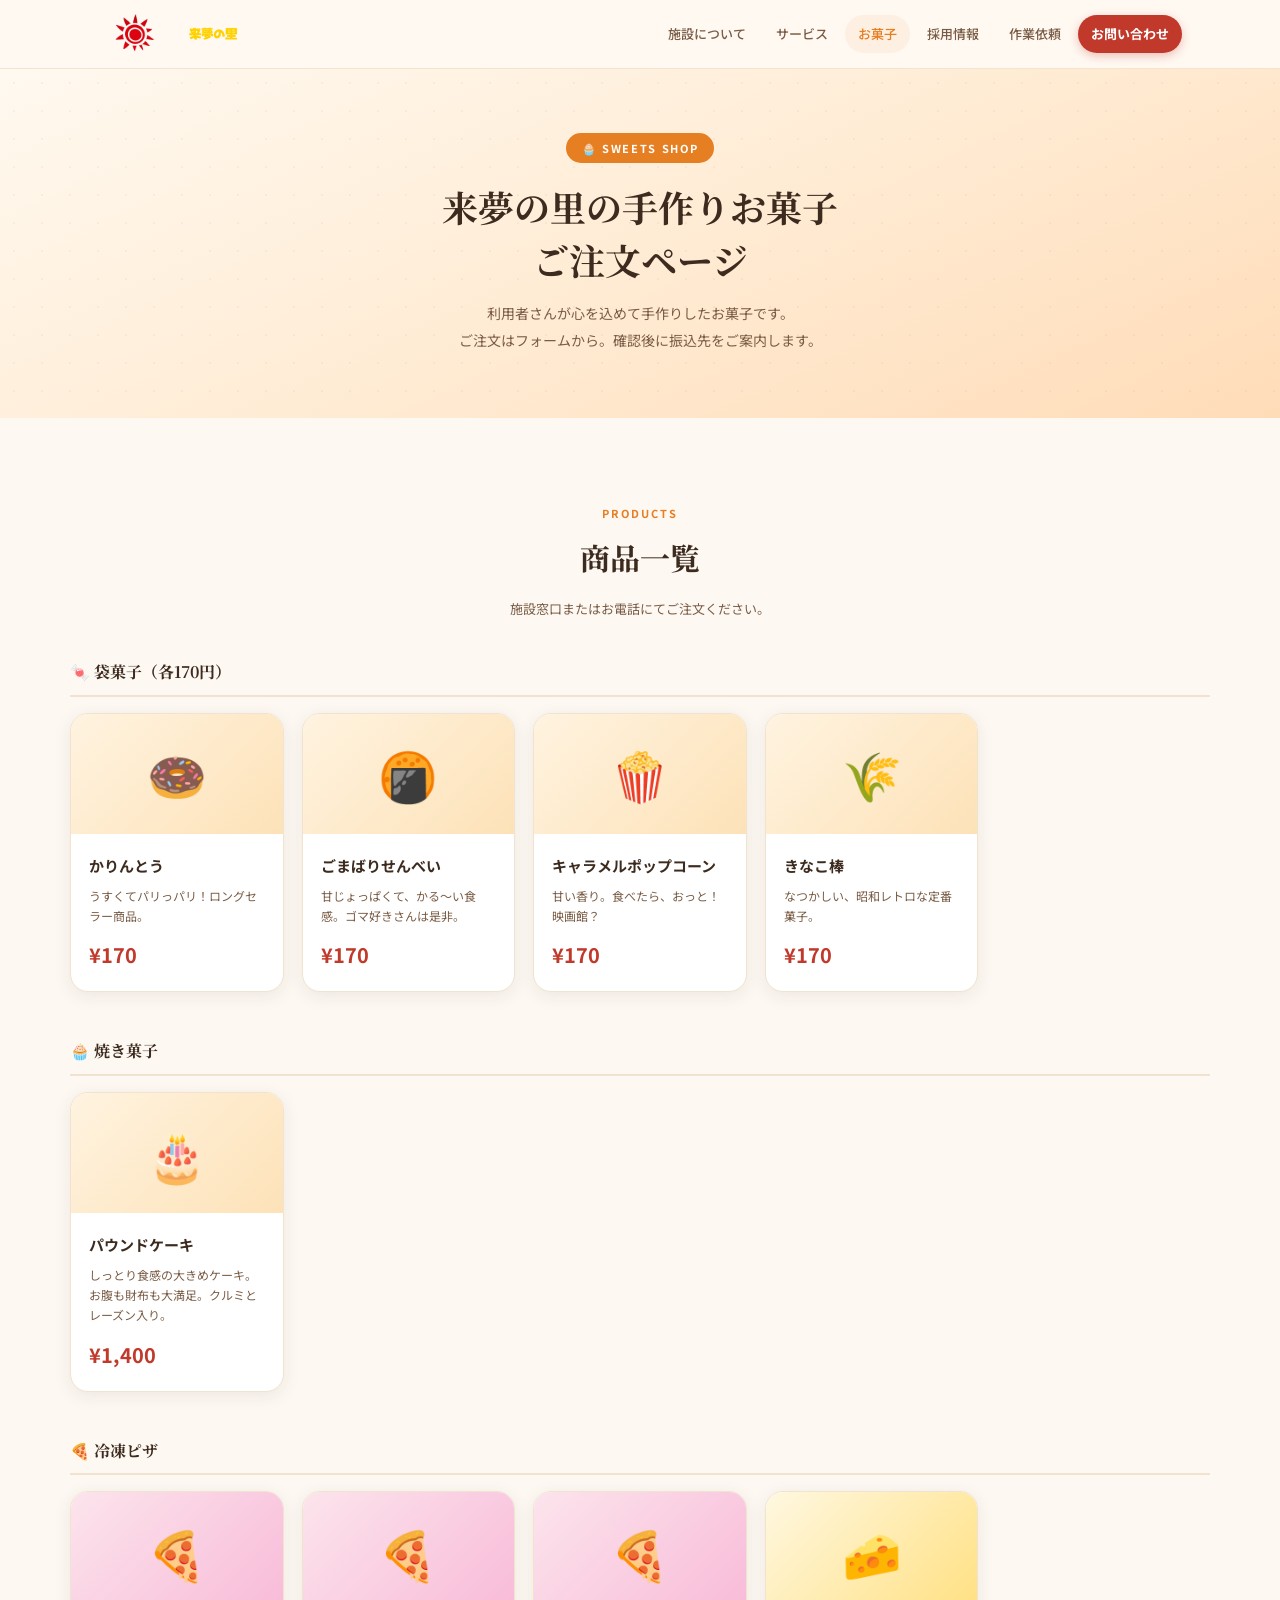
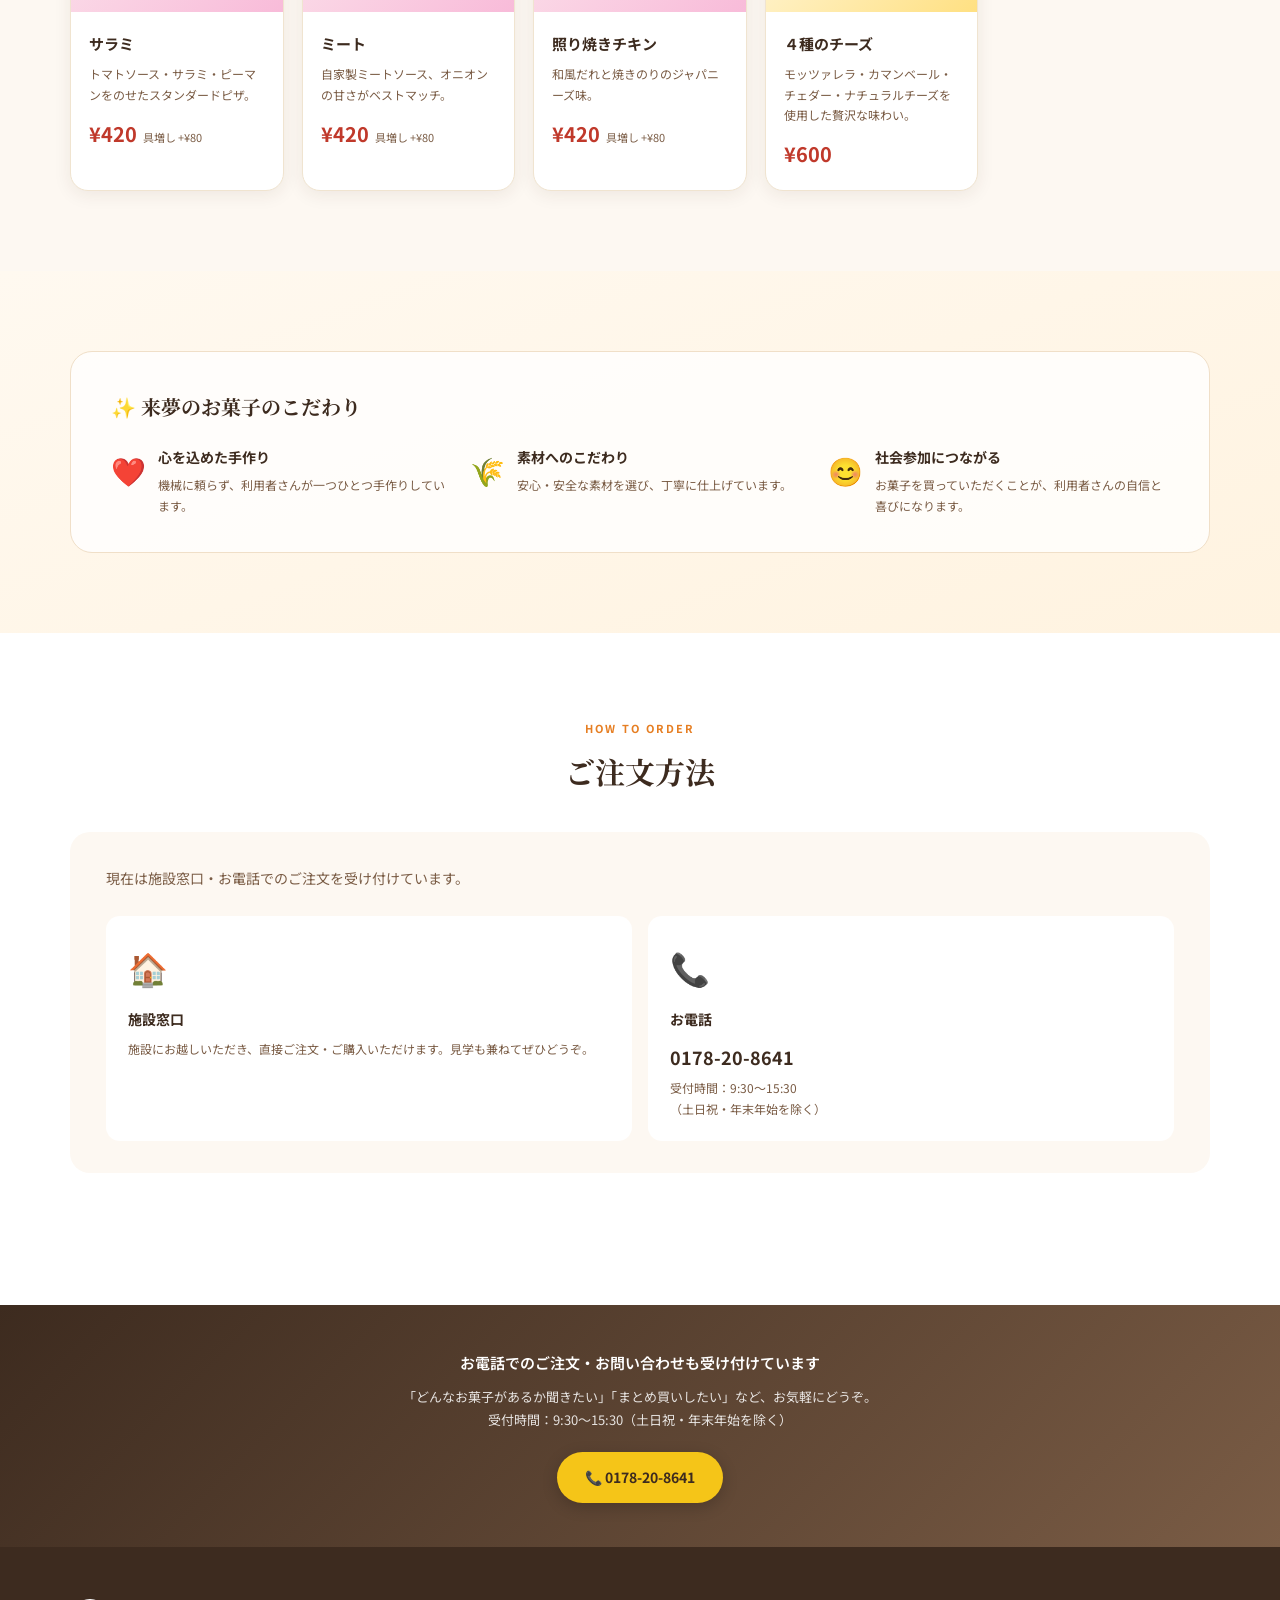
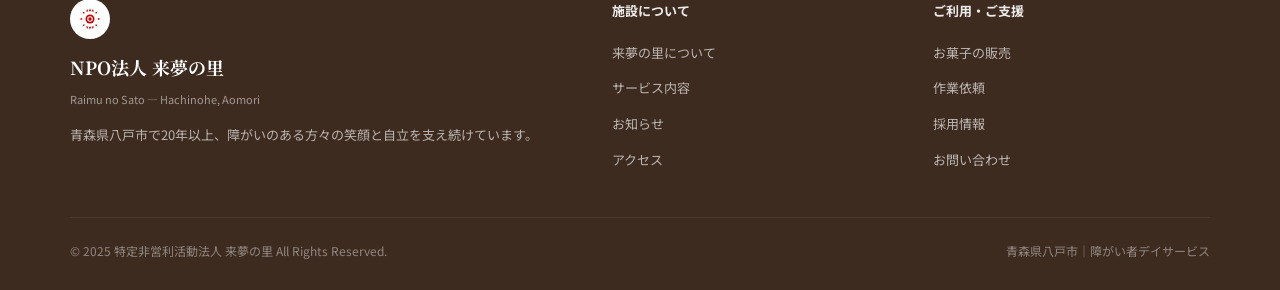
<file: sweets.html>
<!DOCTYPE html>
<html lang="ja">
<head>
<meta charset="UTF-8">
<meta name="viewport" content="width=device-width, initial-scale=1.0">
<title>手作りお菓子のご注文 | NPO法人 来夢の里</title>
<meta name="description" content="来夢の里の利用者さんが心を込めて手作りしたお菓子の販売・ご注文ページ。クッキー・マフィン・ピザ・ギフトセットなど取り揃えています。">
<link rel="preconnect" href="https://fonts.googleapis.com">
<link href="https://fonts.googleapis.com/css2?family=Noto+Serif+JP:wght@400;600;700&family=Noto+Sans+JP:wght@300;400;500;700&display=swap" rel="stylesheet">
<link rel="stylesheet" href="/css/style.css">
<!-- Google tag (gtag.js) -->
<script async src="https://www.googletagmanager.com/gtag/js?id=G-YK41R5QLH8"></script>
<script>
  window.dataLayer = window.dataLayer || [];
  function gtag(){dataLayer.push(arguments);}
  gtag('js', new Date());
  gtag('config', 'G-YK41R5QLH8');
</script>
</head>
<body>

<header>
  <div class="hd">
    <a href="index.html" class="logo">
      <img src="/img/logo.jpeg" alt="来夢の里 太陽マーク" style="height:48px;width:auto;">
      <img src="/img/logoname.jpeg" alt="来夢の里" style="height:40px;width:auto;">
    </a>
    <button class="nav-toggle" aria-label="メニューを開く">☰</button>
    <nav>
      <a href="about.html">施設について</a>
      <a href="services.html">サービス</a>
      <a href="sweets.html" class="active">お菓子</a>
      <a href="recruit.html">採用情報</a>
      <a href="work-request.html">作業依頼</a>
      <a href="contact.html" class="nav-btn">お問い合わせ</a>
    </nav>
  </div>
</header>

<!-- PAGE HERO -->
<div class="page-hero">
  <div class="page-hero-inner">
    <span class="page-badge">🧁 SWEETS SHOP</span>
    <h1>来夢の里の手作りお菓子<br>ご注文ページ</h1>
    <p class="page-lead">利用者さんが心を込めて手作りしたお菓子です。<br>ご注文はフォームから。確認後に振込先をご案内します。</p>
  </div>
</div>

<!-- 商品一覧 -->
<section class="section" style="background:var(--cream)">
  <div class="si">
    <div style="text-align:center;margin-bottom:36px">
      <span class="sec-label">Products</span>
      <h2 class="sec-title">商品一覧</h2>
      <p style="font-size:13px;color:var(--mid);margin-top:8px">施設窓口またはお電話にてご注文ください。</p>
    </div>

    <!-- 袋菓子 -->
    <h3 style="font-family:'Noto Serif JP',serif;font-size:16px;font-weight:700;color:var(--brown);margin-bottom:16px;padding-bottom:8px;border-bottom:2px solid #f0e4d0">🍬 袋菓子（各170円）</h3>
    <div style="display:grid;grid-template-columns:repeat(auto-fill,minmax(210px,1fr));gap:18px;margin-bottom:44px">
      <div style="background:#fff;border-radius:18px;overflow:hidden;box-shadow:0 4px 18px rgba(61,43,31,.08);border:1.5px solid #f0e4d0">
        <div style="height:120px;background:linear-gradient(135deg,#fff3e0,#fde2b8);display:flex;align-items:center;justify-content:center;font-size:48px">🍩</div>
        <div style="padding:18px">
          <h3 style="font-size:15px;font-weight:700;margin-bottom:6px">かりんとう</h3>
          <p style="font-size:12px;color:var(--mid);line-height:1.7;margin-bottom:10px">うすくてパリっパリ！ロングセラー商品。</p>
          <span style="font-size:20px;font-weight:700;color:var(--red)">¥170</span>
        </div>
      </div>
      <div style="background:#fff;border-radius:18px;overflow:hidden;box-shadow:0 4px 18px rgba(61,43,31,.08);border:1.5px solid #f0e4d0">
        <div style="height:120px;background:linear-gradient(135deg,#fff3e0,#fde2b8);display:flex;align-items:center;justify-content:center;font-size:48px">🍘</div>
        <div style="padding:18px">
          <h3 style="font-size:15px;font-weight:700;margin-bottom:6px">ごまばりせんべい</h3>
          <p style="font-size:12px;color:var(--mid);line-height:1.7;margin-bottom:10px">甘じょっぱくて、かる〜い食感。ゴマ好きさんは是非。</p>
          <span style="font-size:20px;font-weight:700;color:var(--red)">¥170</span>
        </div>
      </div>
      <div style="background:#fff;border-radius:18px;overflow:hidden;box-shadow:0 4px 18px rgba(61,43,31,.08);border:1.5px solid #f0e4d0">
        <div style="height:120px;background:linear-gradient(135deg,#fff3e0,#fde2b8);display:flex;align-items:center;justify-content:center;font-size:48px">🍿</div>
        <div style="padding:18px">
          <h3 style="font-size:15px;font-weight:700;margin-bottom:6px">キャラメルポップコーン</h3>
          <p style="font-size:12px;color:var(--mid);line-height:1.7;margin-bottom:10px">甘い香り。食べたら、おっと！映画館？</p>
          <span style="font-size:20px;font-weight:700;color:var(--red)">¥170</span>
        </div>
      </div>
      <div style="background:#fff;border-radius:18px;overflow:hidden;box-shadow:0 4px 18px rgba(61,43,31,.08);border:1.5px solid #f0e4d0">
        <div style="height:120px;background:linear-gradient(135deg,#fff3e0,#fde2b8);display:flex;align-items:center;justify-content:center;font-size:48px">🌾</div>
        <div style="padding:18px">
          <h3 style="font-size:15px;font-weight:700;margin-bottom:6px">きなこ棒</h3>
          <p style="font-size:12px;color:var(--mid);line-height:1.7;margin-bottom:10px">なつかしい、昭和レトロな定番菓子。</p>
          <span style="font-size:20px;font-weight:700;color:var(--red)">¥170</span>
        </div>
      </div>
    </div>

    <!-- 焼き菓子 -->
    <h3 style="font-family:'Noto Serif JP',serif;font-size:16px;font-weight:700;color:var(--brown);margin-bottom:16px;padding-bottom:8px;border-bottom:2px solid #f0e4d0">🧁 焼き菓子</h3>
    <div style="display:grid;grid-template-columns:repeat(auto-fill,minmax(210px,1fr));gap:18px;margin-bottom:44px">
      <div style="background:#fff;border-radius:18px;overflow:hidden;box-shadow:0 4px 18px rgba(61,43,31,.08);border:1.5px solid #f0e4d0">
        <div style="height:120px;background:linear-gradient(135deg,#fff3e0,#fde2b8);display:flex;align-items:center;justify-content:center;font-size:48px">🎂</div>
        <div style="padding:18px">
          <h3 style="font-size:15px;font-weight:700;margin-bottom:6px">パウンドケーキ</h3>
          <p style="font-size:12px;color:var(--mid);line-height:1.7;margin-bottom:10px">しっとり食感の大きめケーキ。お腹も財布も大満足。クルミとレーズン入り。</p>
          <span style="font-size:20px;font-weight:700;color:var(--red)">¥1,400</span>
        </div>
      </div>
    </div>

    <!-- 冷凍ピザ -->
    <h3 style="font-family:'Noto Serif JP',serif;font-size:16px;font-weight:700;color:var(--brown);margin-bottom:16px;padding-bottom:8px;border-bottom:2px solid #f0e4d0">🍕 冷凍ピザ</h3>
    <div style="display:grid;grid-template-columns:repeat(auto-fill,minmax(210px,1fr));gap:18px">
      <div style="background:#fff;border-radius:18px;overflow:hidden;box-shadow:0 4px 18px rgba(61,43,31,.08);border:1.5px solid #f0e4d0">
        <div style="height:120px;background:linear-gradient(135deg,#fce4ec,#f8bbd9);display:flex;align-items:center;justify-content:center;font-size:48px">🍕</div>
        <div style="padding:18px">
          <h3 style="font-size:15px;font-weight:700;margin-bottom:6px">サラミ</h3>
          <p style="font-size:12px;color:var(--mid);line-height:1.7;margin-bottom:10px">トマトソース・サラミ・ピーマンをのせたスタンダードピザ。</p>
          <div style="display:flex;align-items:baseline;gap:6px">
            <span style="font-size:20px;font-weight:700;color:var(--red)">¥420</span>
            <span style="font-size:11px;color:var(--mid)">具増し +¥80</span>
          </div>
        </div>
      </div>
      <div style="background:#fff;border-radius:18px;overflow:hidden;box-shadow:0 4px 18px rgba(61,43,31,.08);border:1.5px solid #f0e4d0">
        <div style="height:120px;background:linear-gradient(135deg,#fce4ec,#f8bbd9);display:flex;align-items:center;justify-content:center;font-size:48px">🍕</div>
        <div style="padding:18px">
          <h3 style="font-size:15px;font-weight:700;margin-bottom:6px">ミート</h3>
          <p style="font-size:12px;color:var(--mid);line-height:1.7;margin-bottom:10px">自家製ミートソース、オニオンの甘さがベストマッチ。</p>
          <div style="display:flex;align-items:baseline;gap:6px">
            <span style="font-size:20px;font-weight:700;color:var(--red)">¥420</span>
            <span style="font-size:11px;color:var(--mid)">具増し +¥80</span>
          </div>
        </div>
      </div>
      <div style="background:#fff;border-radius:18px;overflow:hidden;box-shadow:0 4px 18px rgba(61,43,31,.08);border:1.5px solid #f0e4d0">
        <div style="height:120px;background:linear-gradient(135deg,#fce4ec,#f8bbd9);display:flex;align-items:center;justify-content:center;font-size:48px">🍕</div>
        <div style="padding:18px">
          <h3 style="font-size:15px;font-weight:700;margin-bottom:6px">照り焼きチキン</h3>
          <p style="font-size:12px;color:var(--mid);line-height:1.7;margin-bottom:10px">和風だれと焼きのりのジャパニーズ味。</p>
          <div style="display:flex;align-items:baseline;gap:6px">
            <span style="font-size:20px;font-weight:700;color:var(--red)">¥420</span>
            <span style="font-size:11px;color:var(--mid)">具増し +¥80</span>
          </div>
        </div>
      </div>
      <div style="background:#fff;border-radius:18px;overflow:hidden;box-shadow:0 4px 18px rgba(61,43,31,.08);border:1.5px solid #f0e4d0">
        <div style="height:120px;background:linear-gradient(135deg,#fff8e1,#ffe082);display:flex;align-items:center;justify-content:center;font-size:48px">🧀</div>
        <div style="padding:18px">
          <h3 style="font-size:15px;font-weight:700;margin-bottom:6px">４種のチーズ</h3>
          <p style="font-size:12px;color:var(--mid);line-height:1.7;margin-bottom:10px">モッツァレラ・カマンベール・チェダー・ナチュラルチーズを使用した贅沢な味わい。</p>
          <span style="font-size:20px;font-weight:700;color:var(--red)">¥600</span>
        </div>
      </div>
    </div>
  </div>
</section>

<!-- こだわり -->
<section class="section" style="background:linear-gradient(160deg,#fff9f0,#fff3e0)">
  <div class="si">
    <div style="background:rgba(255,255,255,.8);border-radius:22px;padding:36px 40px;border:1.5px solid #f0dfc8">
      <h2 style="font-family:'Noto Serif JP',serif;font-size:20px;font-weight:700;margin-bottom:20px;color:var(--brown)">✨ 来夢のお菓子のこだわり</h2>
      <div style="display:grid;grid-template-columns:repeat(auto-fit,minmax(200px,1fr));gap:18px">
        <div style="display:flex;gap:12px;align-items:flex-start">
          <span style="font-size:28px;flex-shrink:0">❤️</span>
          <div><h3 style="font-size:14px;font-weight:700;margin-bottom:4px">心を込めた手作り</h3><p style="font-size:12px;color:var(--mid);line-height:1.7">機械に頼らず、利用者さんが一つひとつ手作りしています。</p></div>
        </div>
        <div style="display:flex;gap:12px;align-items:flex-start">
          <span style="font-size:28px;flex-shrink:0">🌾</span>
          <div><h3 style="font-size:14px;font-weight:700;margin-bottom:4px">素材へのこだわり</h3><p style="font-size:12px;color:var(--mid);line-height:1.7">安心・安全な素材を選び、丁寧に仕上げています。</p></div>
        </div>
        <div style="display:flex;gap:12px;align-items:flex-start">
          <span style="font-size:28px;flex-shrink:0">😊</span>
          <div><h3 style="font-size:14px;font-weight:700;margin-bottom:4px">社会参加につながる</h3><p style="font-size:12px;color:var(--mid);line-height:1.7">お菓子を買っていただくことが、利用者さんの自信と喜びになります。</p></div>
        </div>
      </div>
    </div>
  </div>
</section>

<!-- ご注文方法 -->
<section class="section" style="background:#fff">
  <div class="si">
    <div style="text-align:center;margin-bottom:32px">
      <span class="sec-label">How to Order</span>
      <h2 class="sec-title">ご注文方法</h2>
    </div>
    <div style="background:var(--cream);border-radius:20px;padding:32px 36px;margin-bottom:52px">
      <p style="font-size:14px;color:var(--mid);line-height:2;margin-bottom:24px">現在は施設窓口・お電話でのご注文を受け付けています。</p>
      <div style="display:grid;grid-template-columns:repeat(auto-fit,minmax(220px,1fr));gap:16px">
        <div style="background:#fff;border-radius:14px;padding:22px">
          <span style="font-size:32px;display:block;margin-bottom:10px">🏠</span>
          <h3 style="font-size:14px;font-weight:700;margin-bottom:6px">施設窓口</h3>
          <p style="font-size:12px;color:var(--mid);line-height:1.7">施設にお越しいただき、直接ご注文・ご購入いただけます。見学も兼ねてぜひどうぞ。</p>
        </div>
        <div style="background:#fff;border-radius:14px;padding:22px">
          <span style="font-size:32px;display:block;margin-bottom:10px">📞</span>
          <h3 style="font-size:14px;font-weight:700;margin-bottom:8px">お電話</h3>
          <p style="font-size:18px;font-weight:700;color:var(--brown);margin-bottom:4px">0178-20-8641</p>
          <p style="font-size:12px;color:var(--mid);line-height:1.7">受付時間：9:30〜15:30<br>（土日祝・年末年始を除く）</p>
        </div>
      </div>
    </div>
  </div>
</section>

<!-- 電話注文CTA -->
<section style="background:linear-gradient(135deg,var(--brown),var(--mid));padding:44px 28px;text-align:center;color:#fff">
  <p style="font-size:15px;font-weight:600;margin-bottom:8px">お電話でのご注文・お問い合わせも受け付けています</p>
  <p style="font-size:13px;opacity:.85;margin-bottom:20px;line-height:1.8">
    「どんなお菓子があるか聞きたい」「まとめ買いしたい」など、お気軽にどうぞ。<br>
    受付時間：9:30〜15:30（土日祝・年末年始を除く）
  </p>
  <a href="tel:0178208641" class="btn-tel">📞 0178-20-8641</a>
</section>

<footer>
  <div class="ft-inner">
    <div class="ft-brand">
      <div class="logo-mark-sm">
        <svg width="28" height="28" viewBox="0 0 100 100" fill="none" xmlns="http://www.w3.org/2000/svg">
          <g transform="translate(50,50)">
            <circle r="22" fill="#fff"/><circle r="16" fill="#cc0000"/>
            <circle r="10" fill="#fff"/><circle r="6" fill="#cc0000"/>
            <g fill="#cc0000">
              <polygon points="0,-38 4,-28 -4,-28"/><polygon points="0,38 4,28 -4,28"/>
              <polygon points="-38,0 -28,4 -28,-4"/><polygon points="38,0 28,4 28,-4"/>
              <polygon points="-27,-27 -18,-22 -22,-18"/><polygon points="27,-27 18,-22 22,-18"/>
              <polygon points="-27,27 -18,22 -22,18"/><polygon points="27,27 18,22 22,18"/>
              <polygon points="-10,-36 -6,-27 -14,-27"/><polygon points="10,-36 6,-27 14,-27"/>
              <polygon points="-10,36 -6,27 -14,27"/><polygon points="10,36 6,27 14,27"/>
            </g>
          </g>
        </svg>
      </div>
      <div class="name">NPO法人 来夢の里</div>
      <div class="sub">Raimu no Sato — Hachinohe, Aomori</div>
      <p>青森県八戸市で20年以上、障がいのある方々の笑顔と自立を支え続けています。</p>
    </div>
    <div class="ft-col">
      <h4>施設について</h4>
      <ul>
        <li><a href="about.html">来夢の里について</a></li>
        <li><a href="services.html">サービス内容</a></li>
        <li><a href="index.html#news">お知らせ</a></li>
        <li><a href="index.html#access">アクセス</a></li>
      </ul>
    </div>
    <div class="ft-col">
      <h4>ご利用・ご支援</h4>
      <ul>
        <li><a href="sweets.html">お菓子の販売</a></li>
        <li><a href="work-request.html">作業依頼</a></li>
        <li><a href="recruit.html">採用情報</a></li>
        <li><a href="contact.html">お問い合わせ</a></li>
      </ul>
    </div>
  </div>
  <div class="ft-bottom">
    <span>© 2025 特定非営利活動法人 来夢の里 All Rights Reserved.</span>
    <span>青森県八戸市｜障がい者デイサービス</span>
  </div>
</footer>

<script>
(function(){
  var toggle = document.querySelector('.nav-toggle');
  var nav    = document.querySelector('nav');
  toggle.addEventListener('click', function(){
    nav.classList.toggle('open');
    toggle.textContent = nav.classList.contains('open') ? '✕' : '☰';
  });
  document.querySelectorAll('nav a').forEach(function(a){
    a.addEventListener('click', function(){ nav.classList.remove('open'); toggle.textContent = '☰'; });
  });
})();
</script>
</body>
</html>
</file>
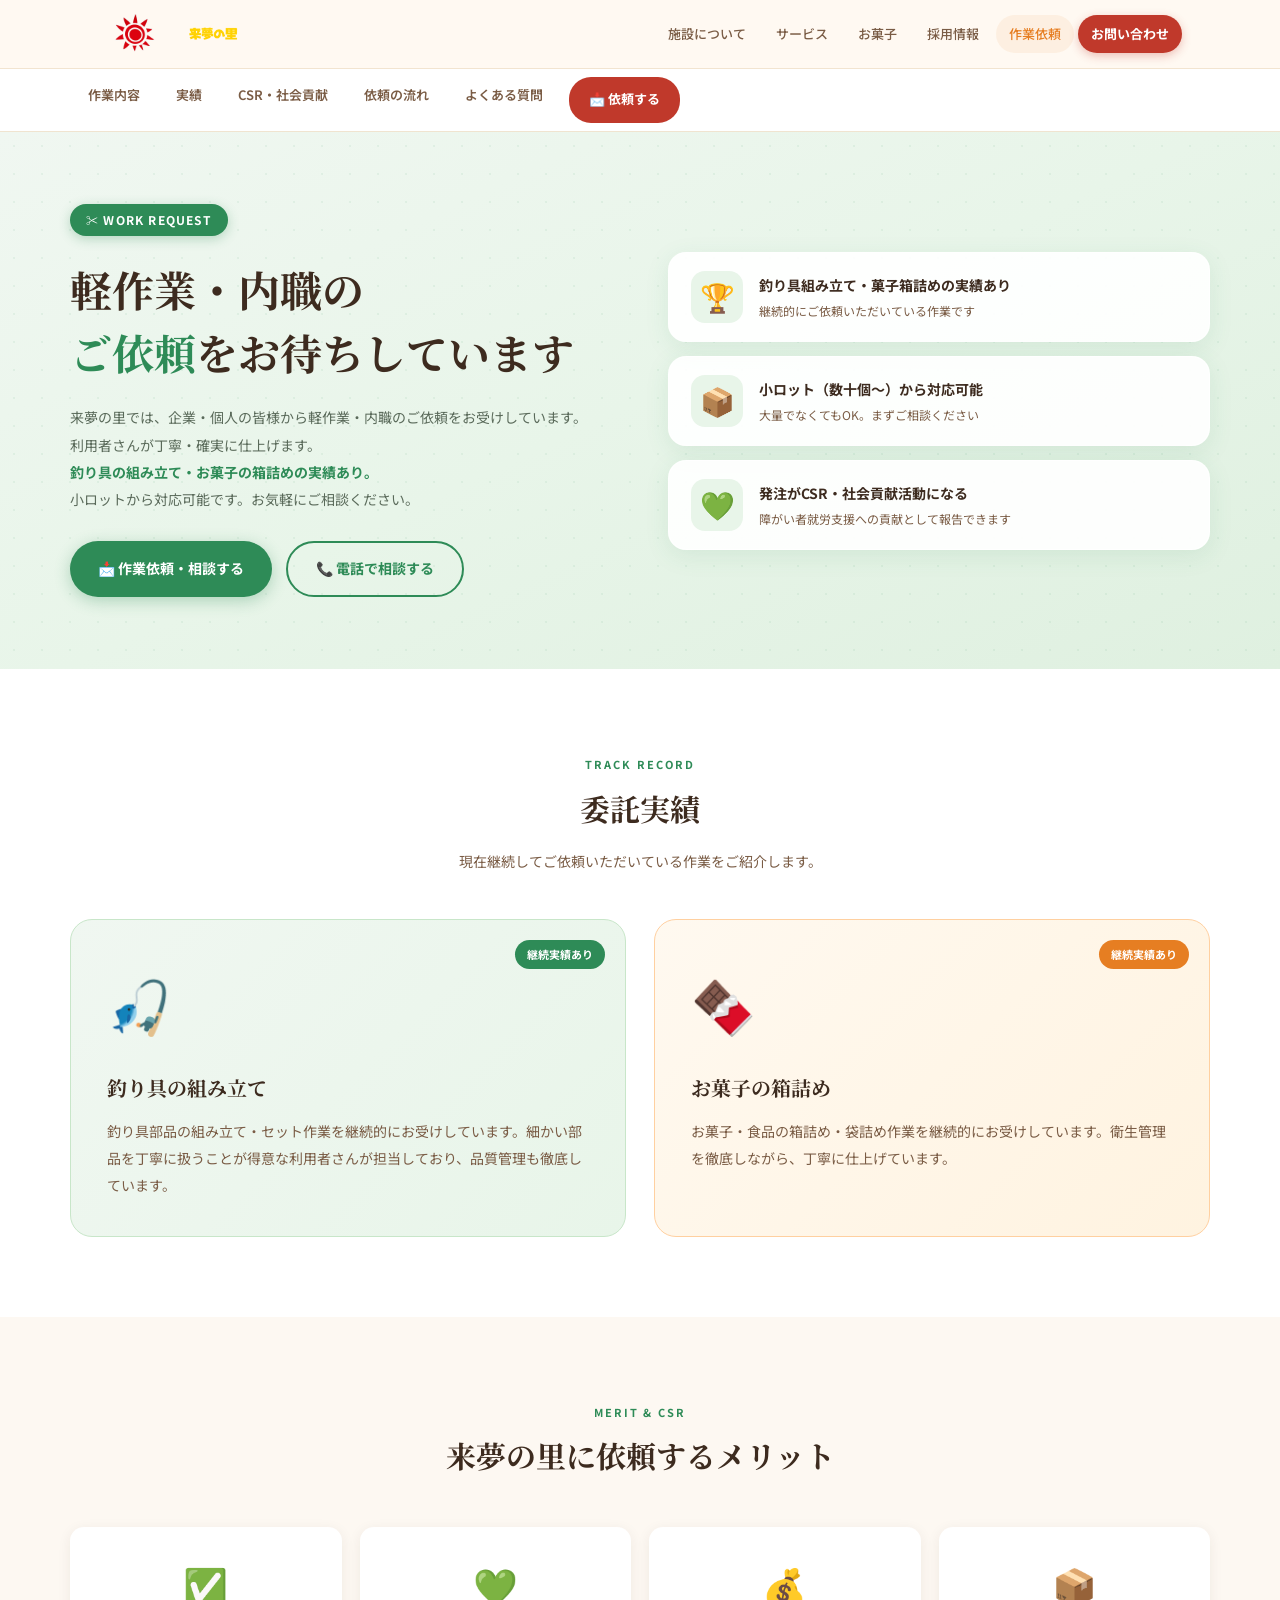
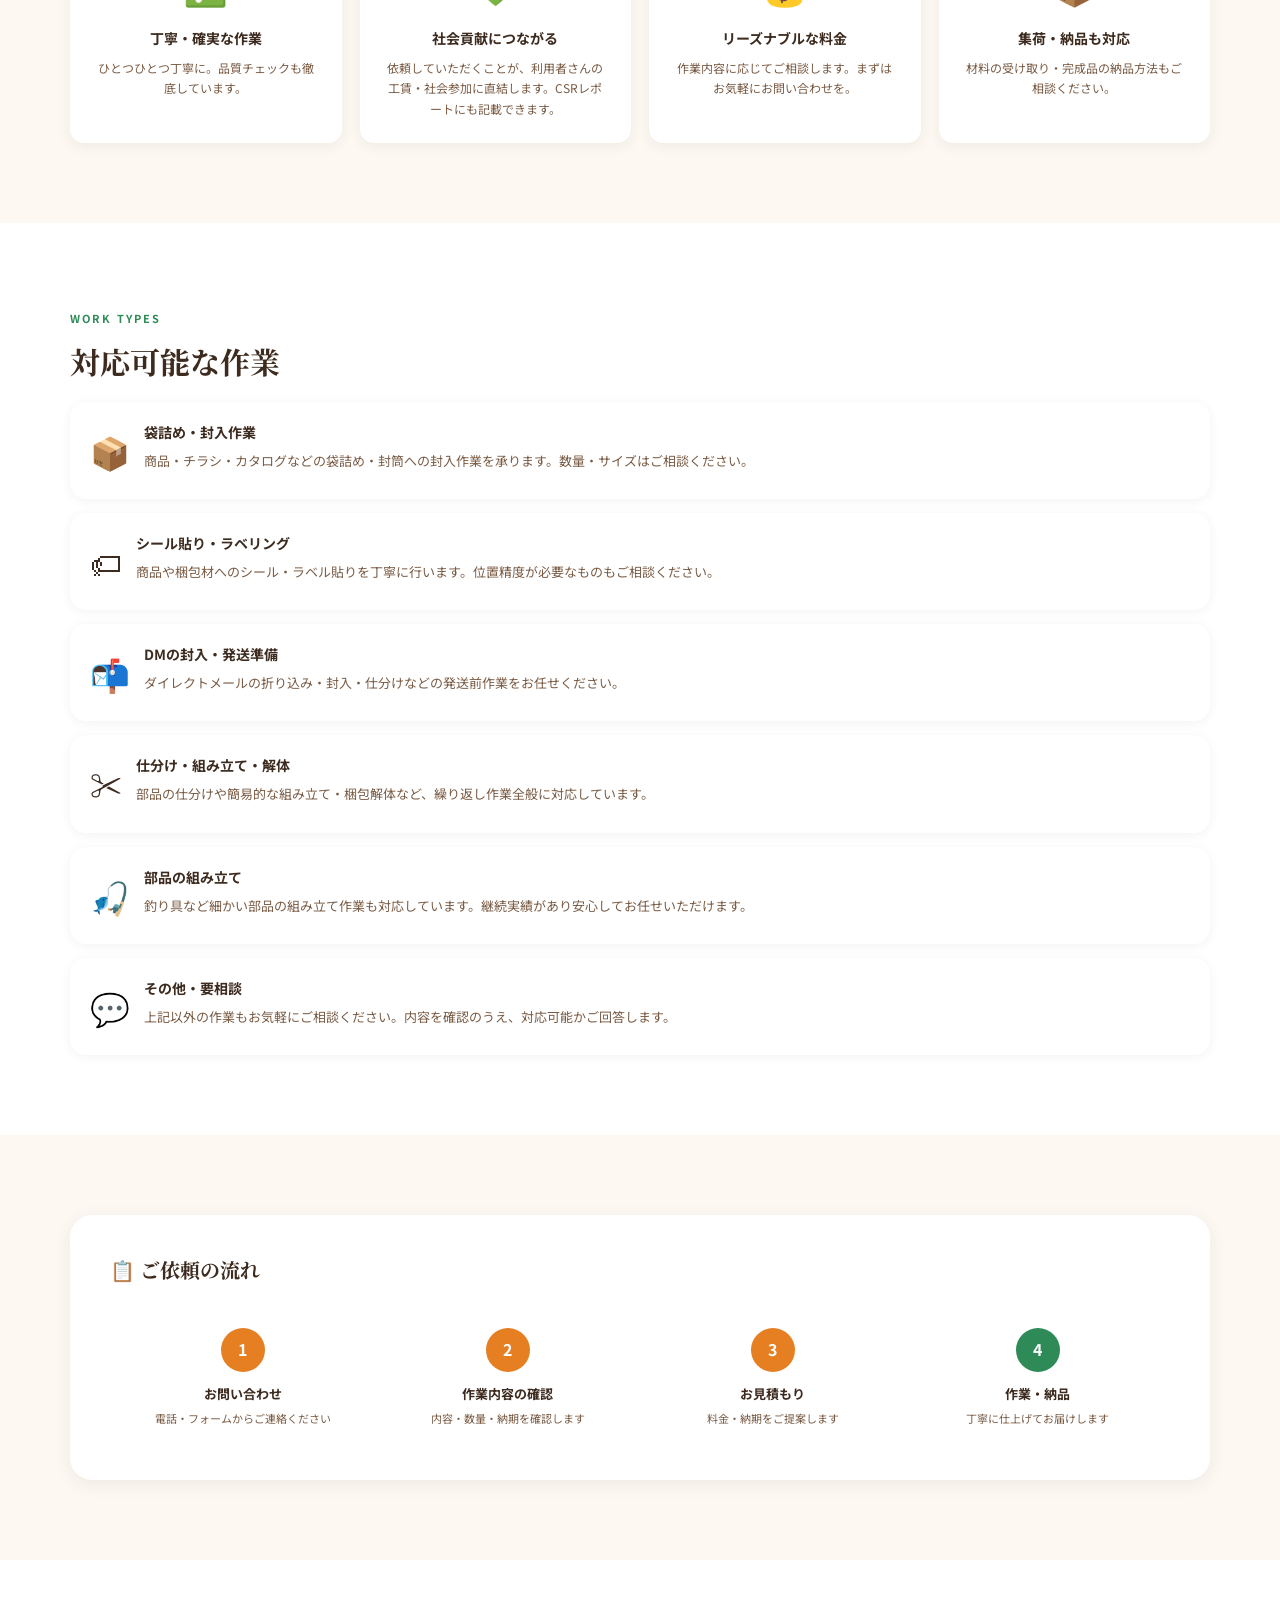
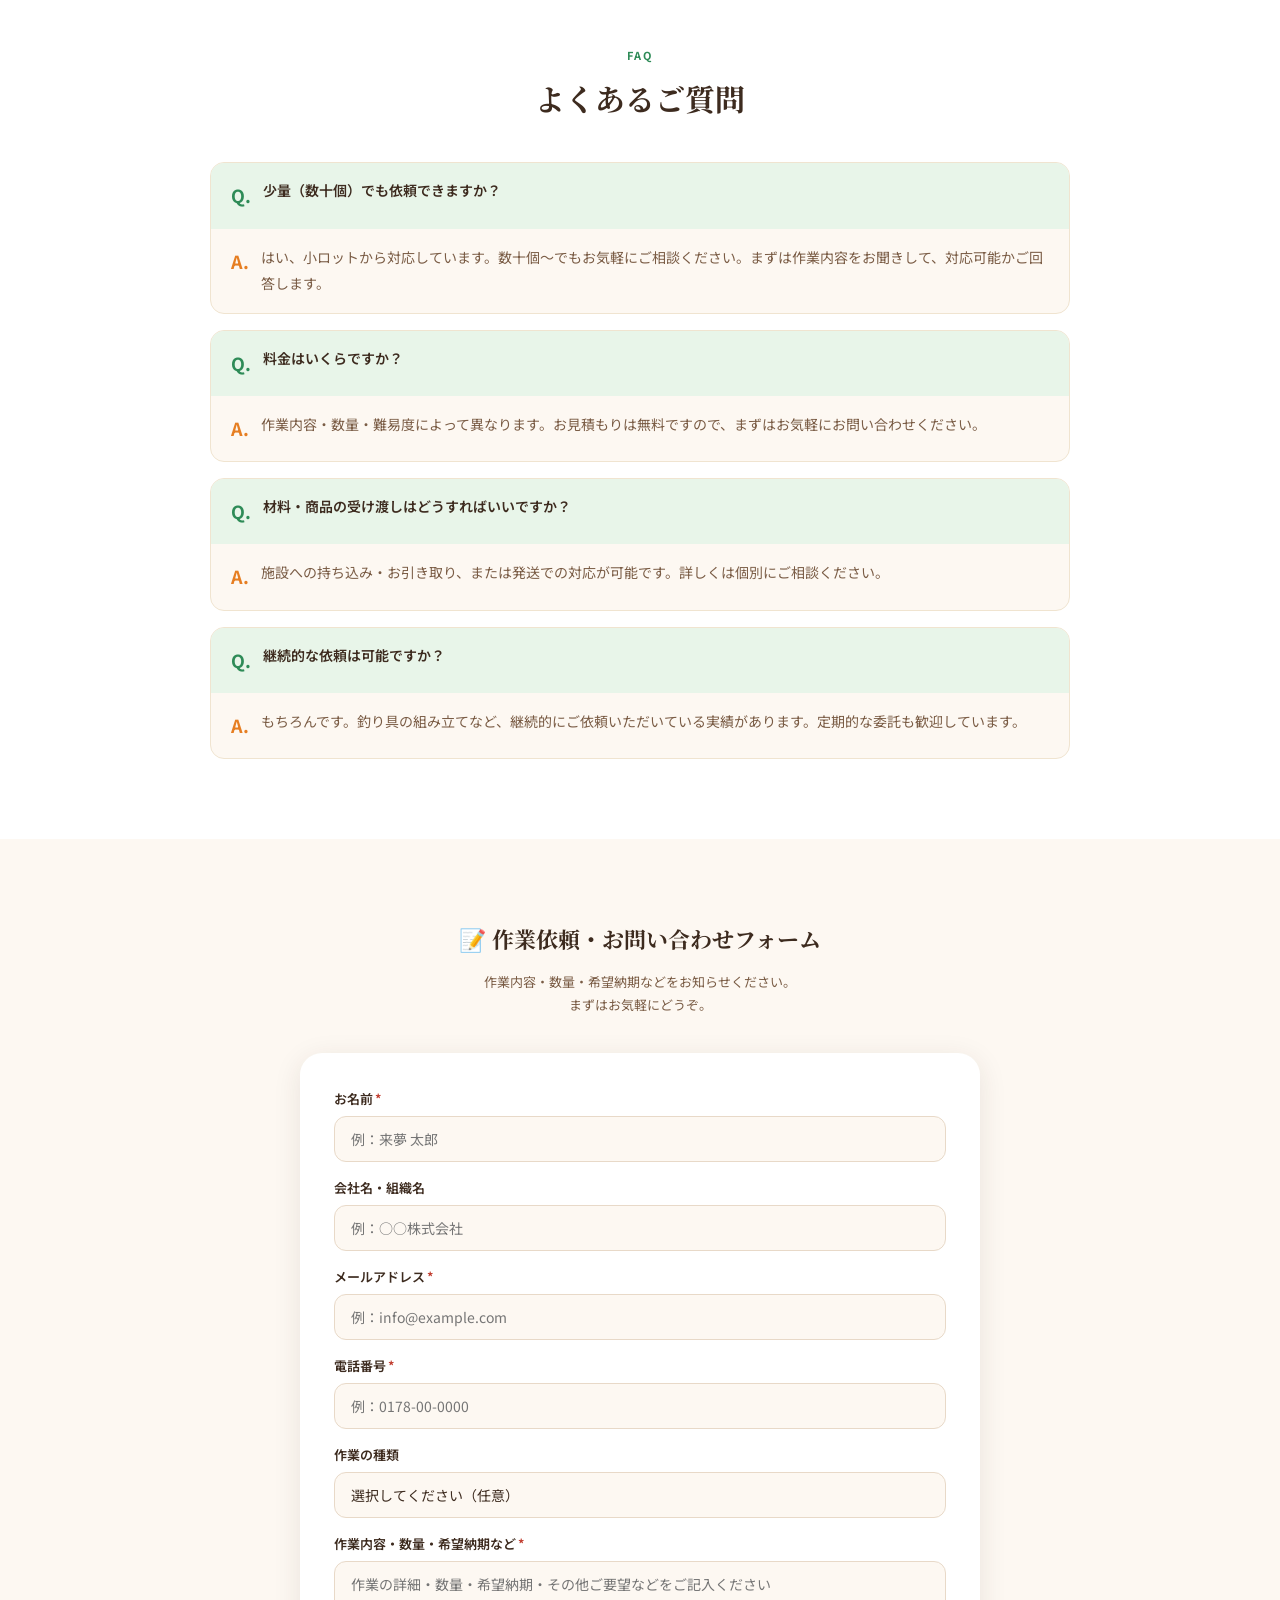
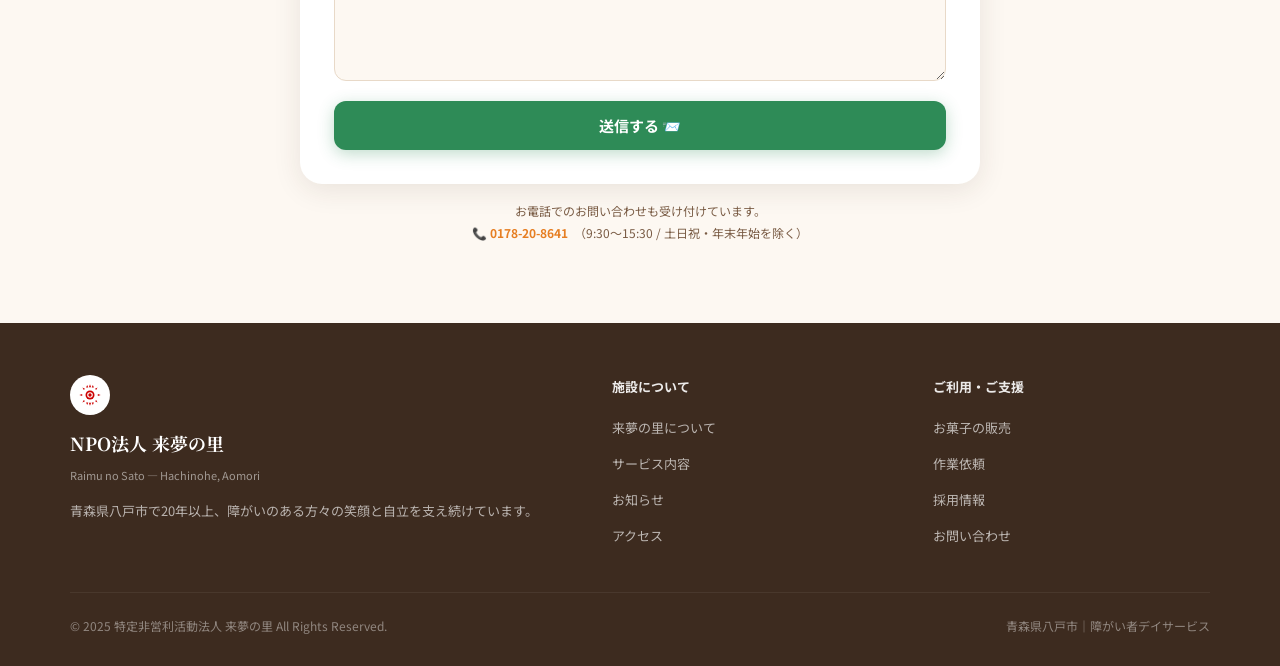
<file: work-request.html>
<!DOCTYPE html>
<html lang="ja">
<head>
<meta charset="UTF-8">
<meta name="viewport" content="width=device-width, initial-scale=1.0">
<title>作業・内職のご依頼 | NPO法人 来夢の里</title>
<meta name="description" content="来夢の里への作業・内職依頼。釣り具組み立て・お菓子箱詰めの実績あり。袋詰め・封入・シール貼り・仕分けなど軽作業全般を丁寧・確実に対応します。">
<link rel="preconnect" href="https://fonts.googleapis.com">
<link href="https://fonts.googleapis.com/css2?family=Noto+Serif+JP:wght@400;600;700&family=Noto+Sans+JP:wght@300;400;500;700&display=swap" rel="stylesheet">
<link rel="stylesheet" href="/css/style.css">
<style>
  .work-subnav {
    background: #fff;
    border-bottom: 1.5px solid #f0e4d0;
    position: sticky;
    top: 68px;
    z-index: 100;
    padding: 0 28px;
  }
  .work-subnav-inner {
    max-width: 1140px;
    margin: 0 auto;
    display: flex;
    gap: 0;
    overflow-x: auto;
    scrollbar-width: none;
  }
  .work-subnav-inner::-webkit-scrollbar { display: none; }
  .work-subnav a {
    text-decoration: none; color: var(--mid);
    font-size: 13px; font-weight: 600;
    padding: 14px 18px; white-space: nowrap;
    border-bottom: 2.5px solid transparent;
    transition: color .18s, border-color .18s;
  }
  .work-subnav a:hover { color: var(--orange); border-bottom-color: var(--orange); }
  .work-subnav .sub-cta {
    display: inline-flex; align-items: center;
    text-decoration: none; color: #fff;
    font-size: 13px; font-weight: 700;
    padding: 10px 20px; margin: 8px 0 8px 8px;
    background: var(--red); border-radius: 22px; white-space: nowrap; flex-shrink: 0;
  }
</style>
<!-- Google tag (gtag.js) -->
<script async src="https://www.googletagmanager.com/gtag/js?id=G-YK41R5QLH8"></script>
<script>
  window.dataLayer = window.dataLayer || [];
  function gtag(){dataLayer.push(arguments);}
  gtag('js', new Date());
  gtag('config', 'G-YK41R5QLH8');
</script>
</head>
<body>

<header>
  <div class="hd">
    <a href="index.html" class="logo">
      <img src="/img/logo.jpeg" alt="来夢の里 太陽マーク" style="height:48px;width:auto;">
      <img src="/img/logoname.jpeg" alt="来夢の里" style="height:40px;width:auto;">
    </a>
    <button class="nav-toggle" aria-label="メニューを開く">☰</button>
    <nav>
      <a href="about.html">施設について</a>
      <a href="services.html">サービス</a>
      <a href="sweets.html">お菓子</a>
      <a href="recruit.html">採用情報</a>
      <a href="work-request.html" class="active">作業依頼</a>
      <a href="contact.html" class="nav-btn">お問い合わせ</a>
    </nav>
  </div>
</header>

<!-- ページ内ナビ -->
<div class="work-subnav">
  <div class="work-subnav-inner">
    <a href="#work-types">作業内容</a>
    <a href="#work-results">実績</a>
    <a href="#work-csr">CSR・社会貢献</a>
    <a href="#work-flow">依頼の流れ</a>
    <a href="#work-faq">よくある質問</a>
    <a href="#work-form" class="sub-cta">📩 依頼する</a>
  </div>
</div>

<!-- HERO -->
<div id="work-hero" style="background:linear-gradient(155deg,#f0f7f1,#e8f5e9,#dff0e0);padding:72px 28px;position:relative;overflow:hidden">
  <div style="position:absolute;inset:0;background-image:radial-gradient(circle,rgba(46,139,87,.07) 1.5px,transparent 1.5px);background-size:28px 28px;pointer-events:none"></div>
  <div style="max-width:1140px;margin:0 auto;display:grid;grid-template-columns:1fr 1fr;gap:56px;align-items:center;position:relative;z-index:1">
    <div>
      <span style="display:inline-flex;align-items:center;gap:8px;background:var(--green);color:#fff;font-size:12px;font-weight:700;letter-spacing:.1em;padding:5px 16px;border-radius:30px;margin-bottom:22px;box-shadow:0 3px 12px rgba(46,139,87,.3)">✂️ WORK REQUEST</span>
      <h1 style="font-family:'Noto Serif JP',serif;font-size:clamp(26px,3.6vw,42px);font-weight:700;line-height:1.5;margin-bottom:20px;color:var(--brown)">
        軽作業・内職の<br>
        <span style="color:var(--green)">ご依頼</span>をお待ちしています
      </h1>
      <p style="font-size:14px;color:#5a6a5a;line-height:1.95;margin-bottom:28px">
        来夢の里では、企業・個人の皆様から軽作業・内職のご依頼をお受けしています。<br>
        利用者さんが丁寧・確実に仕上げます。<br>
        <strong style="color:var(--green)">釣り具の組み立て・お菓子の箱詰めの実績あり。</strong><br>
        小ロットから対応可能です。お気軽にご相談ください。
      </p>
      <div class="btn-row">
        <a href="#work-form" class="btn btn-green">📩 作業依頼・相談する</a>
        <a href="tel:0178208641" class="btn btn-green-outline">📞 電話で相談する</a>
      </div>
    </div>
    <div style="display:flex;flex-direction:column;gap:14px">
      <div style="background:rgba(255,255,255,.92);border-radius:18px;padding:18px 22px;display:flex;align-items:center;gap:16px;box-shadow:0 6px 24px rgba(46,139,87,.1);border:1.5px solid rgba(255,255,255,.8)">
        <div style="width:52px;height:52px;border-radius:14px;background:#e8f5e9;display:flex;align-items:center;justify-content:center;font-size:28px;flex-shrink:0">🏆</div>
        <div><h3 style="font-size:14px;font-weight:700;margin-bottom:3px">釣り具組み立て・菓子箱詰めの実績あり</h3><p style="font-size:12px;color:var(--mid);line-height:1.5">継続的にご依頼いただいている作業です</p></div>
      </div>
      <div style="background:rgba(255,255,255,.92);border-radius:18px;padding:18px 22px;display:flex;align-items:center;gap:16px;box-shadow:0 6px 24px rgba(46,139,87,.1);border:1.5px solid rgba(255,255,255,.8)">
        <div style="width:52px;height:52px;border-radius:14px;background:#e8f5e9;display:flex;align-items:center;justify-content:center;font-size:28px;flex-shrink:0">📦</div>
        <div><h3 style="font-size:14px;font-weight:700;margin-bottom:3px">小ロット（数十個〜）から対応可能</h3><p style="font-size:12px;color:var(--mid);line-height:1.5">大量でなくてもOK。まずご相談ください</p></div>
      </div>
      <div style="background:rgba(255,255,255,.92);border-radius:18px;padding:18px 22px;display:flex;align-items:center;gap:16px;box-shadow:0 6px 24px rgba(46,139,87,.1);border:1.5px solid rgba(255,255,255,.8)">
        <div style="width:52px;height:52px;border-radius:14px;background:#e8f5e9;display:flex;align-items:center;justify-content:center;font-size:28px;flex-shrink:0">💚</div>
        <div><h3 style="font-size:14px;font-weight:700;margin-bottom:3px">発注がCSR・社会貢献活動になる</h3><p style="font-size:12px;color:var(--mid);line-height:1.5">障がい者就労支援への貢献として報告できます</p></div>
      </div>
    </div>
  </div>
</div>

<!-- 実績 -->
<section class="section" id="work-results" style="background:#fff">
  <div class="si">
    <div style="text-align:center;margin-bottom:44px">
      <span style="display:inline-block;font-size:11px;font-weight:700;letter-spacing:.18em;color:var(--green);margin-bottom:6px">TRACK RECORD</span>
      <h2 class="sec-title">委託実績</h2>
      <p style="font-size:14px;color:var(--mid);max-width:520px;margin:0 auto;line-height:1.95">現在継続してご依頼いただいている作業をご紹介します。</p>
    </div>
    <div style="display:grid;grid-template-columns:1fr 1fr;gap:28px">
      <div style="background:linear-gradient(135deg,#f0f7f1,#e8f5e9);border-radius:22px;padding:36px;border:1.5px solid #c8e6c9;position:relative">
        <div style="position:absolute;top:20px;right:20px;background:var(--green);color:#fff;font-size:11px;font-weight:700;padding:4px 12px;border-radius:20px">継続実績あり</div>
        <span style="font-size:52px;display:block;margin-bottom:16px">🎣</span>
        <h3 style="font-family:'Noto Serif JP',serif;font-size:20px;font-weight:700;margin-bottom:12px;color:var(--brown)">釣り具の組み立て</h3>
        <p style="font-size:14px;color:var(--mid);line-height:1.95">釣り具部品の組み立て・セット作業を継続的にお受けしています。細かい部品を丁寧に扱うことが得意な利用者さんが担当しており、品質管理も徹底しています。</p>
      </div>
      <div style="background:linear-gradient(135deg,#fff9f0,#fff3e0);border-radius:22px;padding:36px;border:1.5px solid #ffd0a0;position:relative">
        <div style="position:absolute;top:20px;right:20px;background:var(--orange);color:#fff;font-size:11px;font-weight:700;padding:4px 12px;border-radius:20px">継続実績あり</div>
        <span style="font-size:52px;display:block;margin-bottom:16px">🍫</span>
        <h3 style="font-family:'Noto Serif JP',serif;font-size:20px;font-weight:700;margin-bottom:12px;color:var(--brown)">お菓子の箱詰め</h3>
        <p style="font-size:14px;color:var(--mid);line-height:1.95">お菓子・食品の箱詰め・袋詰め作業を継続的にお受けしています。衛生管理を徹底しながら、丁寧に仕上げています。</p>
      </div>
    </div>
  </div>
</section>

<!-- 依頼のメリット -->
<section class="section" id="work-csr" style="background:var(--cream)">
  <div class="si">
    <div style="text-align:center;margin-bottom:44px">
      <span style="display:inline-block;font-size:11px;font-weight:700;letter-spacing:.18em;color:var(--green);margin-bottom:6px">MERIT & CSR</span>
      <h2 class="sec-title">来夢の里に依頼するメリット</h2>
    </div>
    <div style="display:grid;grid-template-columns:repeat(auto-fit,minmax(200px,1fr));gap:18px">
      <div style="background:#fff;border-radius:14px;padding:24px;text-align:center;box-shadow:0 3px 14px rgba(61,43,31,.07)">
        <span style="font-size:36px;display:block;margin-bottom:8px">✅</span>
        <h3 style="font-size:14px;font-weight:700;margin-bottom:6px">丁寧・確実な作業</h3>
        <p style="font-size:12px;color:var(--mid);line-height:1.7">ひとつひとつ丁寧に。品質チェックも徹底しています。</p>
      </div>
      <div style="background:#fff;border-radius:14px;padding:24px;text-align:center;box-shadow:0 3px 14px rgba(61,43,31,.07)">
        <span style="font-size:36px;display:block;margin-bottom:8px">💚</span>
        <h3 style="font-size:14px;font-weight:700;margin-bottom:6px">社会貢献につながる</h3>
        <p style="font-size:12px;color:var(--mid);line-height:1.7">依頼していただくことが、利用者さんの工賃・社会参加に直結します。CSRレポートにも記載できます。</p>
      </div>
      <div style="background:#fff;border-radius:14px;padding:24px;text-align:center;box-shadow:0 3px 14px rgba(61,43,31,.07)">
        <span style="font-size:36px;display:block;margin-bottom:8px">💰</span>
        <h3 style="font-size:14px;font-weight:700;margin-bottom:6px">リーズナブルな料金</h3>
        <p style="font-size:12px;color:var(--mid);line-height:1.7">作業内容に応じてご相談します。まずはお気軽にお問い合わせを。</p>
      </div>
      <div style="background:#fff;border-radius:14px;padding:24px;text-align:center;box-shadow:0 3px 14px rgba(61,43,31,.07)">
        <span style="font-size:36px;display:block;margin-bottom:8px">📦</span>
        <h3 style="font-size:14px;font-weight:700;margin-bottom:6px">集荷・納品も対応</h3>
        <p style="font-size:12px;color:var(--mid);line-height:1.7">材料の受け取り・完成品の納品方法もご相談ください。</p>
      </div>
    </div>
  </div>
</section>

<!-- 対応可能な作業 -->
<section class="section" id="work-types" style="background:#fff">
  <div class="si">
    <span style="display:inline-block;font-size:11px;font-weight:700;letter-spacing:.18em;color:var(--green);margin-bottom:6px">WORK TYPES</span>
    <h2 class="sec-title">対応可能な作業</h2>
    <div class="wk-items" style="margin-top:8px">
      <div class="wk-item"><span class="wk-ico">📦</span><div><h4>袋詰め・封入作業</h4><p>商品・チラシ・カタログなどの袋詰め・封筒への封入作業を承ります。数量・サイズはご相談ください。</p></div></div>
      <div class="wk-item"><span class="wk-ico">🏷</span><div><h4>シール貼り・ラベリング</h4><p>商品や梱包材へのシール・ラベル貼りを丁寧に行います。位置精度が必要なものもご相談ください。</p></div></div>
      <div class="wk-item"><span class="wk-ico">📬</span><div><h4>DMの封入・発送準備</h4><p>ダイレクトメールの折り込み・封入・仕分けなどの発送前作業をお任せください。</p></div></div>
      <div class="wk-item"><span class="wk-ico">✂️</span><div><h4>仕分け・組み立て・解体</h4><p>部品の仕分けや簡易的な組み立て・梱包解体など、繰り返し作業全般に対応しています。</p></div></div>
      <div class="wk-item"><span class="wk-ico">🎣</span><div><h4>部品の組み立て</h4><p>釣り具など細かい部品の組み立て作業も対応しています。継続実績があり安心してお任せいただけます。</p></div></div>
      <div class="wk-item"><span class="wk-ico">💬</span><div><h4>その他・要相談</h4><p>上記以外の作業もお気軽にご相談ください。内容を確認のうえ、対応可能かご回答します。</p></div></div>
    </div>
  </div>
</section>

<!-- 依頼の流れ -->
<section class="section" id="work-flow" style="background:var(--cream)">
  <div class="si">
    <div style="background:#fff;border-radius:22px;padding:36px 40px;box-shadow:0 4px 18px rgba(61,43,31,.07)">
      <h2 style="font-family:'Noto Serif JP',serif;font-size:20px;font-weight:700;margin-bottom:24px;color:var(--brown)">📋 ご依頼の流れ</h2>
      <div style="display:grid;grid-template-columns:repeat(auto-fit,minmax(160px,1fr));gap:0">
        <div style="text-align:center;padding:16px 12px">
          <div style="width:44px;height:44px;border-radius:50%;background:var(--orange);color:#fff;font-size:16px;font-weight:700;display:flex;align-items:center;justify-content:center;margin:0 auto 10px">1</div>
          <h3 style="font-size:13px;font-weight:700;margin-bottom:4px">お問い合わせ</h3>
          <p style="font-size:11px;color:var(--mid);line-height:1.6">電話・フォームからご連絡ください</p>
        </div>
        <div style="text-align:center;padding:16px 12px">
          <div style="width:44px;height:44px;border-radius:50%;background:var(--orange);color:#fff;font-size:16px;font-weight:700;display:flex;align-items:center;justify-content:center;margin:0 auto 10px">2</div>
          <h3 style="font-size:13px;font-weight:700;margin-bottom:4px">作業内容の確認</h3>
          <p style="font-size:11px;color:var(--mid);line-height:1.6">内容・数量・納期を確認します</p>
        </div>
        <div style="text-align:center;padding:16px 12px">
          <div style="width:44px;height:44px;border-radius:50%;background:var(--orange);color:#fff;font-size:16px;font-weight:700;display:flex;align-items:center;justify-content:center;margin:0 auto 10px">3</div>
          <h3 style="font-size:13px;font-weight:700;margin-bottom:4px">お見積もり</h3>
          <p style="font-size:11px;color:var(--mid);line-height:1.6">料金・納期をご提案します</p>
        </div>
        <div style="text-align:center;padding:16px 12px">
          <div style="width:44px;height:44px;border-radius:50%;background:var(--green);color:#fff;font-size:16px;font-weight:700;display:flex;align-items:center;justify-content:center;margin:0 auto 10px">4</div>
          <h3 style="font-size:13px;font-weight:700;margin-bottom:4px">作業・納品</h3>
          <p style="font-size:11px;color:var(--mid);line-height:1.6">丁寧に仕上げてお届けします</p>
        </div>
      </div>
    </div>
  </div>
</section>

<!-- よくある質問 -->
<section class="section" id="work-faq" style="background:#fff">
  <div class="si">
    <div style="text-align:center;margin-bottom:36px">
      <span style="display:inline-block;font-size:11px;font-weight:700;letter-spacing:.18em;color:var(--green);margin-bottom:6px">FAQ</span>
      <h2 class="sec-title">よくあるご質問</h2>
    </div>
    <div style="display:flex;flex-direction:column;gap:16px;max-width:860px;margin:0 auto">
      <div style="background:var(--cream);border-radius:14px;overflow:hidden;border:1.5px solid #f0e4d0">
        <div style="background:#e8f5e9;padding:16px 20px;display:flex;gap:12px;align-items:flex-start">
          <span style="font-size:18px;font-weight:700;color:var(--green);flex-shrink:0">Q.</span>
          <p style="font-size:14px;font-weight:600;margin:0;line-height:1.7">少量（数十個）でも依頼できますか？</p>
        </div>
        <div style="padding:16px 20px;display:flex;gap:12px;align-items:flex-start">
          <span style="font-size:18px;font-weight:700;color:var(--orange);flex-shrink:0">A.</span>
          <p style="font-size:14px;color:var(--mid);margin:0;line-height:1.85">はい、小ロットから対応しています。数十個〜でもお気軽にご相談ください。まずは作業内容をお聞きして、対応可能かご回答します。</p>
        </div>
      </div>
      <div style="background:var(--cream);border-radius:14px;overflow:hidden;border:1.5px solid #f0e4d0">
        <div style="background:#e8f5e9;padding:16px 20px;display:flex;gap:12px;align-items:flex-start">
          <span style="font-size:18px;font-weight:700;color:var(--green);flex-shrink:0">Q.</span>
          <p style="font-size:14px;font-weight:600;margin:0;line-height:1.7">料金はいくらですか？</p>
        </div>
        <div style="padding:16px 20px;display:flex;gap:12px;align-items:flex-start">
          <span style="font-size:18px;font-weight:700;color:var(--orange);flex-shrink:0">A.</span>
          <p style="font-size:14px;color:var(--mid);margin:0;line-height:1.85">作業内容・数量・難易度によって異なります。お見積もりは無料ですので、まずはお気軽にお問い合わせください。</p>
        </div>
      </div>
      <div style="background:var(--cream);border-radius:14px;overflow:hidden;border:1.5px solid #f0e4d0">
        <div style="background:#e8f5e9;padding:16px 20px;display:flex;gap:12px;align-items:flex-start">
          <span style="font-size:18px;font-weight:700;color:var(--green);flex-shrink:0">Q.</span>
          <p style="font-size:14px;font-weight:600;margin:0;line-height:1.7">材料・商品の受け渡しはどうすればいいですか？</p>
        </div>
        <div style="padding:16px 20px;display:flex;gap:12px;align-items:flex-start">
          <span style="font-size:18px;font-weight:700;color:var(--orange);flex-shrink:0">A.</span>
          <p style="font-size:14px;color:var(--mid);margin:0;line-height:1.85">施設への持ち込み・お引き取り、または発送での対応が可能です。詳しくは個別にご相談ください。</p>
        </div>
      </div>
      <div style="background:var(--cream);border-radius:14px;overflow:hidden;border:1.5px solid #f0e4d0">
        <div style="background:#e8f5e9;padding:16px 20px;display:flex;gap:12px;align-items:flex-start">
          <span style="font-size:18px;font-weight:700;color:var(--green);flex-shrink:0">Q.</span>
          <p style="font-size:14px;font-weight:600;margin:0;line-height:1.7">継続的な依頼は可能ですか？</p>
        </div>
        <div style="padding:16px 20px;display:flex;gap:12px;align-items:flex-start">
          <span style="font-size:18px;font-weight:700;color:var(--orange);flex-shrink:0">A.</span>
          <p style="font-size:14px;color:var(--mid);margin:0;line-height:1.85">もちろんです。釣り具の組み立てなど、継続的にご依頼いただいている実績があります。定期的な委託も歓迎しています。</p>
        </div>
      </div>
    </div>
  </div>
</section>

<!-- 依頼フォーム -->
<section class="section" id="work-form" style="background:var(--cream)">
  <div class="si">
    <div style="max-width:680px;margin:0 auto">
      <div style="text-align:center;margin-bottom:36px">
        <h2 style="font-family:'Noto Serif JP',serif;font-size:22px;font-weight:700;margin-bottom:10px;color:var(--brown)">📝 作業依頼・お問い合わせフォーム</h2>
        <p style="font-size:13px;color:var(--mid);line-height:1.8">
          作業内容・数量・希望納期などをお知らせください。<br>まずはお気軽にどうぞ。
        </p>
      </div>
      <div class="form-box" style="box-shadow:0 6px 28px rgba(61,43,31,.1)">
        <form action="https://formspree.io/f/xjglypnk" method="POST">
          <input type="hidden" name="_subject" value="来夢の里 作業依頼・お問い合わせ">
          <div class="form-stack">
            <div class="form-group">
              <label>お名前<span class="req">*</span></label>
              <input type="text" name="name" required placeholder="例：来夢 太郎">
            </div>
            <div class="form-group">
              <label>会社名・組織名</label>
              <input type="text" name="company" placeholder="例：○○株式会社">
            </div>
            <div class="form-group">
              <label>メールアドレス<span class="req">*</span></label>
              <input type="email" name="email" required placeholder="例：info@example.com">
            </div>
            <div class="form-group">
              <label>電話番号<span class="req">*</span></label>
              <input type="tel" name="phone" required placeholder="例：0178-00-0000">
            </div>
            <div class="form-group">
              <label>作業の種類</label>
              <select name="work_type">
                <option value="">選択してください（任意）</option>
                <option>袋詰め・封入作業</option>
                <option>シール貼り・ラベリング</option>
                <option>DMの封入・発送準備</option>
                <option>仕分け・組み立て・解体</option>
                <option>部品の組み立て</option>
                <option>その他・未定</option>
              </select>
            </div>
            <div class="form-group">
              <label>作業内容・数量・希望納期など<span class="req">*</span></label>
              <textarea name="message" required placeholder="作業の詳細・数量・希望納期・その他ご要望などをご記入ください"></textarea>
            </div>
            <button type="submit" class="submit-btn">送信する 📨</button>
          </div>
        </form>
      </div>
      <p style="font-size:12px;color:var(--mid);text-align:center;margin-top:16px;line-height:1.8">
        お電話でのお問い合わせも受け付けています。<br>
        <a href="tel:0178208641" style="color:var(--orange);font-weight:700;text-decoration:none">📞 0178-20-8641</a>　（9:30〜15:30 / 土日祝・年末年始を除く）
      </p>
    </div>
  </div>
</section>

<footer>
  <div class="ft-inner">
    <div class="ft-brand">
      <div class="logo-mark-sm">
        <svg width="28" height="28" viewBox="0 0 100 100" fill="none" xmlns="http://www.w3.org/2000/svg">
          <g transform="translate(50,50)">
            <circle r="22" fill="#fff"/><circle r="16" fill="#cc0000"/>
            <circle r="10" fill="#fff"/><circle r="6" fill="#cc0000"/>
            <g fill="#cc0000">
              <polygon points="0,-38 4,-28 -4,-28"/><polygon points="0,38 4,28 -4,28"/>
              <polygon points="-38,0 -28,4 -28,-4"/><polygon points="38,0 28,4 28,-4"/>
              <polygon points="-27,-27 -18,-22 -22,-18"/><polygon points="27,-27 18,-22 22,-18"/>
              <polygon points="-27,27 -18,22 -22,18"/><polygon points="27,27 18,22 22,18"/>
              <polygon points="-10,-36 -6,-27 -14,-27"/><polygon points="10,-36 6,-27 14,-27"/>
              <polygon points="-10,36 -6,27 -14,27"/><polygon points="10,36 6,27 14,27"/>
            </g>
          </g>
        </svg>
      </div>
      <div class="name">NPO法人 来夢の里</div>
      <div class="sub">Raimu no Sato — Hachinohe, Aomori</div>
      <p>青森県八戸市で20年以上、障がいのある方々の笑顔と自立を支え続けています。</p>
    </div>
    <div class="ft-col">
      <h4>施設について</h4>
      <ul>
        <li><a href="about.html">来夢の里について</a></li>
        <li><a href="services.html">サービス内容</a></li>
        <li><a href="index.html#news">お知らせ</a></li>
        <li><a href="index.html#access">アクセス</a></li>
      </ul>
    </div>
    <div class="ft-col">
      <h4>ご利用・ご支援</h4>
      <ul>
        <li><a href="sweets.html">お菓子の販売</a></li>
        <li><a href="work-request.html">作業依頼</a></li>
        <li><a href="recruit.html">採用情報</a></li>
        <li><a href="contact.html">お問い合わせ</a></li>
      </ul>
    </div>
  </div>
  <div class="ft-bottom">
    <span>© 2025 特定非営利活動法人 来夢の里 All Rights Reserved.</span>
    <span>青森県八戸市｜障がい者デイサービス</span>
  </div>
</footer>

<script>
(function(){
  var toggle = document.querySelector('.nav-toggle');
  var nav    = document.querySelector('nav');
  toggle.addEventListener('click', function(){
    nav.classList.toggle('open');
    toggle.textContent = nav.classList.contains('open') ? '✕' : '☰';
  });
  document.querySelectorAll('nav a').forEach(function(a){
    a.addEventListener('click', function(){ nav.classList.remove('open'); toggle.textContent = '☰'; });
  });
  document.querySelectorAll('a[href^="#"]').forEach(function(a){
    a.addEventListener('click', function(e){
      var id = a.getAttribute('href').slice(1);
      var el = document.getElementById(id);
      if(el){ e.preventDefault(); el.scrollIntoView({behavior:'smooth',block:'start'}); }
    });
  });
})();
</script>
</body>
</html>
</file>
<file: css/style.css>
/* NPO法人 来夢の里 — メインスタイルシート */

:root {
  --red:    #c0392b;
  --orange: #e67e22;
  --yellow: #f5c518;
  --cream:  #fdf8f2;
  --ivory:  #fff9f2;
  --brown:  #3d2b1f;
  --mid:    #7a5c45;
  --light:  #c49a6c;
  --green:  #2e8b57;
  --white:  #ffffff;
}

/* ===== RESET & BASE ===== */
* { margin: 0; padding: 0; box-sizing: border-box; }
html { scroll-behavior: smooth; }
body {
  font-family: 'Noto Sans JP', sans-serif;
  background: var(--cream);
  color: var(--brown);
  line-height: 1.85;
  font-size: 15px;
}
img { max-width: 100%; height: auto; display: block; }
a { color: inherit; }

/* ===== HEADER ===== */
header {
  background: rgba(255,249,242,.97);
  backdrop-filter: blur(12px);
  position: sticky;
  top: 0;
  z-index: 200;
  border-bottom: 1.5px solid #f2e4d0;
}
.hd {
  max-width: 1140px;
  margin: 0 auto;
  display: flex;
  align-items: center;
  justify-content: space-between;
  padding: 0 28px;
  height: 68px;
  position: relative;
}
.logo {
  display: flex;
  align-items: center;
  gap: 13px;
  text-decoration: none;
  flex-shrink: 0;
}
.logo-mark {
  width: 46px; height: 46px;
  border-radius: 50%;
  background: #fff;
  display: flex;
  align-items: center;
  justify-content: center;
  box-shadow: 0 4px 14px rgba(192,57,43,.28);
  border: 2px solid #f2ddd0;
  overflow: hidden;
  flex-shrink: 0;
}
.logo-words .en { font-size: 10px; color: var(--light); letter-spacing: .18em; font-weight: 500; }
.logo-words .ja {
  font-family: 'Noto Serif JP', serif;
  font-size: 18px; font-weight: 700;
  color: var(--brown); line-height: 1.2;
}
nav { display: flex; gap: 4px; align-items: center; }
nav a {
  text-decoration: none;
  font-size: 13px; font-weight: 500;
  color: var(--mid);
  padding: 7px 13px;
  border-radius: 22px;
  transition: background .18s, color .18s;
  white-space: nowrap;
}
nav a:hover { background: rgba(230,126,34,.1); color: var(--orange); }
nav a.active { color: var(--orange); background: rgba(230,126,34,.08); }
.nav-btn {
  background: var(--red) !important;
  color: #fff !important;
  font-weight: 700 !important;
  box-shadow: 0 3px 10px rgba(192,57,43,.3);
}
.nav-btn:hover { background: #a93226 !important; }
.nav-toggle {
  display: none;
  background: none;
  border: none;
  font-size: 26px;
  cursor: pointer;
  color: var(--brown);
  line-height: 1;
  padding: 4px 8px;
  border-radius: 8px;
  transition: background .15s;
}
.nav-toggle:hover { background: rgba(0,0,0,.06); }

/* ===== PAGE HERO (inner pages) ===== */
.page-hero {
  background: linear-gradient(155deg, #fff9f0, #ffecd5, #ffdcb8);
  padding: 64px 28px;
  text-align: center;
  position: relative;
  overflow: hidden;
}
.page-hero::before {
  content: '';
  position: absolute; inset: 0;
  background-image: radial-gradient(circle, rgba(192,57,43,.06) 1.5px, transparent 1.5px);
  background-size: 28px 28px;
  pointer-events: none;
}
.page-hero-inner { position: relative; z-index: 1; max-width: 640px; margin: 0 auto; }
.page-badge {
  display: inline-block;
  background: var(--orange); color: #fff;
  font-size: 11px; font-weight: 700;
  letter-spacing: .15em;
  padding: 5px 16px; border-radius: 30px;
  margin-bottom: 18px;
}
.page-hero h1 {
  font-family: 'Noto Serif JP', serif;
  font-size: clamp(24px, 4vw, 36px);
  font-weight: 700; color: var(--brown);
  margin-bottom: 14px; line-height: 1.45;
}
.page-lead { font-size: 14px; color: var(--mid); line-height: 1.95; }

/* ===== BUTTONS ===== */
.btn {
  display: inline-flex; align-items: center; gap: 8px;
  padding: 13px 28px; border-radius: 32px;
  font-size: 14px; font-weight: 700;
  text-decoration: none; border: none; cursor: pointer;
  transition: transform .18s, box-shadow .18s;
  font-family: 'Noto Sans JP', sans-serif;
}
.btn:hover { transform: translateY(-2px); box-shadow: 0 10px 24px rgba(0,0,0,.14); }
.btn-red { background: var(--red); color: #fff; box-shadow: 0 4px 16px rgba(192,57,43,.32); }
.btn-outline { background: transparent; color: var(--red); border: 2.5px solid var(--red); }
.btn-green { background: var(--green); color: #fff; box-shadow: 0 4px 16px rgba(46,139,87,.32); }
.btn-green-outline { background: transparent; color: var(--green); border: 2.5px solid var(--green); }
.btn-yellow { background: var(--yellow); color: var(--brown); font-weight: 700; box-shadow: 0 4px 16px rgba(0,0,0,.15); }
.btn-tel {
  display: inline-flex; align-items: center; gap: 8px;
  padding: 13px 28px; border-radius: 32px;
  font-size: 14px; font-weight: 700;
  text-decoration: none;
  background: var(--yellow); color: var(--brown);
  box-shadow: 0 4px 16px rgba(0,0,0,.2);
  transition: transform .18s, box-shadow .18s;
}
.btn-tel:hover { transform: translateY(-2px); box-shadow: 0 10px 24px rgba(0,0,0,.2); }
.btn-row { display: flex; gap: 14px; flex-wrap: wrap; }

/* ===== SECTIONS ===== */
.section { padding: 80px 28px; }
.si { max-width: 1140px; margin: 0 auto; }
.sec-label {
  display: inline-block;
  font-size: 11px; font-weight: 700;
  letter-spacing: .18em; text-transform: uppercase;
  color: var(--orange); margin-bottom: 6px;
}
.sec-title {
  font-family: 'Noto Serif JP', serif;
  font-size: clamp(22px, 3vw, 30px);
  font-weight: 700; color: var(--brown); margin-bottom: 12px;
}
.sec-desc { font-size: 14px; color: var(--mid); line-height: 1.95; max-width: 540px; margin-bottom: 44px; }

/* ===== HERO (top page) ===== */
.hero {
  position: relative; overflow: hidden;
  min-height: 640px; display: flex; align-items: center;
  background: linear-gradient(155deg, #fff9f0 0%, #ffecd5 55%, #ffdcb8 100%);
}
.hero-shape { position: absolute; inset: 0; pointer-events: none; overflow: hidden; }
.hero-shape::before {
  content: ''; position: absolute;
  width: 700px; height: 700px; border-radius: 50%;
  background: radial-gradient(circle, rgba(230,126,34,.18), transparent 70%);
  top: -180px; right: -140px;
}
.hero-shape::after {
  content: ''; position: absolute;
  width: 380px; height: 380px; border-radius: 50%;
  background: radial-gradient(circle, rgba(245,197,24,.2), transparent 70%);
  bottom: -100px; left: 5%;
}
.hero-dots {
  position: absolute; inset: 0;
  background-image: radial-gradient(circle, rgba(192,57,43,.08) 1.5px, transparent 1.5px);
  background-size: 28px 28px; pointer-events: none;
}
.hero-inner {
  position: relative; z-index: 1;
  max-width: 1140px; margin: 0 auto;
  padding: 72px 28px;
  display: grid; grid-template-columns: 1fr 1fr;
  gap: 56px; align-items: center;
}
.hero-badge {
  display: inline-flex; align-items: center; gap: 8px;
  background: var(--orange); color: #fff;
  font-size: 12px; font-weight: 700; letter-spacing: .1em;
  padding: 5px 16px; border-radius: 30px;
  margin-bottom: 22px;
  box-shadow: 0 3px 12px rgba(230,126,34,.35);
}
.hero h1 {
  font-family: 'Noto Serif JP', serif;
  font-size: clamp(26px, 3.6vw, 44px);
  font-weight: 700; line-height: 1.55;
  margin-bottom: 20px; color: var(--brown);
}
.hero h1 .accent { color: var(--red); position: relative; display: inline; }
.hero h1 .accent::after {
  content: ''; position: absolute;
  left: 0; bottom: 1px; right: 0; height: 4px;
  background: linear-gradient(90deg, var(--yellow), var(--orange));
  border-radius: 3px; opacity: .55;
}
.hero-lead { font-size: 14px; color: var(--mid); line-height: 1.95; margin-bottom: 34px; }
.hero-btns { display: flex; gap: 14px; flex-wrap: wrap; }
.hero-cards { display: flex; flex-direction: column; gap: 14px; }
.h-card {
  background: rgba(255,255,255,.92);
  border-radius: 18px; padding: 18px 22px;
  display: flex; align-items: center; gap: 16px;
  box-shadow: 0 6px 24px rgba(61,43,31,.09);
  border: 1.5px solid rgba(255,255,255,.8);
  animation: fadeUp .55s ease both;
}
.h-card:nth-child(2) { animation-delay: .12s; }
.h-card:nth-child(3) { animation-delay: .24s; }
.h-card:nth-child(4) { animation-delay: .36s; }
@keyframes fadeUp {
  from { opacity: 0; transform: translateY(18px); }
  to   { opacity: 1; transform: translateY(0); }
}
.h-card-ico {
  font-size: 32px; width: 52px; height: 52px;
  border-radius: 14px;
  display: flex; align-items: center; justify-content: center;
  flex-shrink: 0;
}
.ico-orange { background: #fff3e0; }
.ico-green  { background: #e8f5e9; }
.ico-sky    { background: #e3f2fd; }
.ico-pink   { background: #fce4ec; }
.h-card h3  { font-size: 15px; font-weight: 700; margin-bottom: 3px; }
.h-card p   { font-size: 12px; color: var(--mid); line-height: 1.55; }

/* ===== ANNIVERSARY ===== */
.anniversary {
  background: linear-gradient(135deg, var(--brown) 0%, var(--mid) 100%);
  color: #fff; padding: 40px 28px;
}
.ann-inner {
  max-width: 1140px; margin: 0 auto;
  display: flex; align-items: center; justify-content: center;
  gap: 36px; flex-wrap: wrap; text-align: center;
}
.ann-num {
  font-family: 'Noto Serif JP', serif;
  font-size: 80px; font-weight: 700;
  color: var(--yellow); line-height: 1;
  text-shadow: 0 4px 18px rgba(0,0,0,.25);
}
.ann-body h2 { font-family: 'Noto Serif JP', serif; font-size: 24px; font-weight: 600; margin-bottom: 6px; }
.ann-body p  { font-size: 14px; opacity: .82; line-height: 1.9; }

/* ===== ABOUT ===== */
.about { background: var(--white); }
.about-grid { display: grid; grid-template-columns: 1fr 1fr; gap: 52px; align-items: center; }
.about-photo {
  border-radius: 24px; overflow: hidden;
  background: linear-gradient(135deg, #fff3e0, #ffdcb8);
  height: 380px;
  display: flex; flex-direction: column;
  align-items: center; justify-content: center;
  gap: 12px; border: 2px dashed var(--light); position: relative;
}
.about-photo img { width: 100%; height: 100%; object-fit: cover; position: absolute; inset: 0; }
.about-photo .ph-icon { font-size: 64px; display: block; }
.about-photo .ph-note {
  font-size: 12px; color: var(--mid);
  text-align: center; line-height: 1.8;
  background: rgba(255,255,255,.7); padding: 8px 16px; border-radius: 10px;
}
.quote {
  font-family: 'Noto Serif JP', serif;
  font-size: 17px; color: var(--brown); line-height: 1.85;
  border-left: 4px solid var(--orange);
  padding: 14px 18px; margin: 24px 0;
  background: linear-gradient(90deg, rgba(230,126,34,.07), transparent);
  border-radius: 0 12px 12px 0;
}
.stats-row { display: grid; grid-template-columns: repeat(3, 1fr); gap: 14px; margin-top: 28px; }
.stat {
  background: var(--cream); border-radius: 16px;
  padding: 18px 14px; text-align: center; border: 1.5px solid #f0e4d0;
}
.stat-n {
  font-family: 'Noto Serif JP', serif;
  font-size: 30px; font-weight: 700;
  color: var(--red); display: block; line-height: 1; margin-bottom: 4px;
}
.stat-l { font-size: 12px; color: var(--mid); }

/* ===== SERVICES ===== */
.services { background: var(--cream); }
.sv-grid { display: grid; grid-template-columns: repeat(3, 1fr); gap: 22px; }
.sv-card {
  background: var(--white); border-radius: 22px; padding: 30px 26px;
  box-shadow: 0 5px 20px rgba(61,43,31,.07);
  border: 2px solid transparent;
  transition: transform .22s, box-shadow .22s, border-color .22s;
}
.sv-card:hover { transform: translateY(-5px); box-shadow: 0 14px 36px rgba(61,43,31,.12); border-color: var(--orange); }
.sv-ico { font-size: 44px; margin-bottom: 16px; display: block; }
.sv-card h3 { font-family: 'Noto Serif JP', serif; font-size: 18px; font-weight: 600; margin-bottom: 10px; }
.sv-card p  { font-size: 13px; color: var(--mid); line-height: 1.85; }
.sv-tag {
  display: inline-block; margin-top: 16px;
  font-size: 11px; color: var(--red); font-weight: 700;
  background: #fff5f5; border: 1px solid #ffd0cc;
  padding: 4px 12px; border-radius: 20px;
}

/* ===== SWEETS ===== */
.sweets { background: linear-gradient(160deg, #fffaf2, #fff3e0); }
.sw-inner { display: grid; grid-template-columns: 1.1fr 1fr; gap: 52px; align-items: center; }
.sw-gallery { display: grid; grid-template-columns: 1fr 1fr; gap: 14px; }
.sw-img {
  border-radius: 18px; overflow: hidden; aspect-ratio: 1/1;
  background: linear-gradient(135deg, #fff3e0, #fde2b8);
  display: flex; flex-direction: column;
  align-items: center; justify-content: center;
  gap: 6px; border: 1.5px dashed var(--light);
  font-size: 40px;
  transition: transform .2s, box-shadow .2s; cursor: pointer;
}
.sw-img img { width: 100%; height: 100%; object-fit: cover; }
.sw-img:hover { transform: scale(1.04); box-shadow: 0 10px 28px rgba(0,0,0,.12); }
.sw-img-label { font-size: 11px; color: var(--mid); font-weight: 600; }
.sw-img.large { grid-column: span 2; aspect-ratio: 2/1; font-size: 56px; }
.sw-list { list-style: none; margin: 18px 0 26px; }
.sw-list li {
  display: flex; align-items: center; gap: 10px;
  font-size: 14px; padding: 10px 0; border-bottom: 1px dashed #f0dfc8;
}
.sw-list li .li-ico { font-size: 18px; flex-shrink: 0; }
.sw-note {
  font-size: 13px; color: var(--mid);
  background: var(--white); border-left: 4px solid var(--yellow);
  padding: 12px 16px; border-radius: 0 12px 12px 0; line-height: 1.8; margin-top: 10px;
}

/* ===== RECRUIT ===== */
.recruit { background: var(--white); }
.rc-grid { display: grid; grid-template-columns: repeat(3, 1fr); gap: 18px; margin-bottom: 30px; }
.rc-card {
  border-radius: 18px; padding: 26px;
  border: 2px solid var(--cream); background: var(--cream);
  transition: border-color .2s, background .2s;
}
.rc-card:hover { border-color: var(--orange); background: var(--ivory); }
.rc-lbl { font-size: 11px; font-weight: 700; letter-spacing: .1em; color: var(--orange); display: block; margin-bottom: 5px; }
.rc-card h3 { font-size: 16px; font-weight: 700; margin-bottom: 8px; }
.rc-card p  { font-size: 13px; color: var(--mid); line-height: 1.75; }
.rc-banner {
  background: linear-gradient(135deg, var(--brown), var(--mid));
  border-radius: 22px; padding: 34px 38px;
  display: flex; align-items: center; gap: 26px; color: #fff;
}
.rc-banner-ico { font-size: 64px; flex-shrink: 0; }
.rc-banner h3 { font-family: 'Noto Serif JP', serif; font-size: 20px; font-weight: 600; margin-bottom: 8px; }
.rc-banner p  { font-size: 14px; opacity: .85; line-height: 1.85; }
.btn-y {
  margin-top: 18px; background: var(--yellow); color: var(--brown);
  font-weight: 700; padding: 11px 26px; border-radius: 30px;
  display: inline-block; text-decoration: none;
  transition: transform .18s, box-shadow .18s; font-size: 14px;
}
.btn-y:hover { transform: translateY(-2px); box-shadow: 0 8px 20px rgba(0,0,0,.2); }

/* ===== WORK ===== */
.work { background: #f0f7f1; }
.wk-inner { display: grid; grid-template-columns: 1fr 1.1fr; gap: 48px; align-items: start; }
.wk-items { display: flex; flex-direction: column; gap: 14px; }
.wk-item {
  background: var(--white); border-radius: 16px; padding: 18px 20px;
  display: flex; align-items: flex-start; gap: 14px;
  box-shadow: 0 2px 12px rgba(0,0,0,.05);
}
.wk-ico { font-size: 32px; flex-shrink: 0; margin-top: 2px; }
.wk-item h4 { font-size: 14px; font-weight: 700; margin-bottom: 4px; }
.wk-item p  { font-size: 13px; color: var(--mid); line-height: 1.75; }

/* ===== FORM (Formspree native) ===== */
.form-box {
  background: var(--white); border-radius: 22px;
  padding: 34px; box-shadow: 0 6px 24px rgba(0,0,0,.07);
}
.form-box h3 { font-family: 'Noto Serif JP', serif; font-size: 20px; font-weight: 700; margin-bottom: 10px; }
.form-box h2 { font-family: 'Noto Serif JP', serif; font-size: 22px; font-weight: 700; margin-bottom: 10px; }
.form-box .sub { font-size: 13px; color: var(--mid); line-height: 1.85; margin-bottom: 20px; }
.form-row { display: flex; flex-direction: column; gap: 5px; }
.form-group { display: flex; flex-direction: column; gap: 5px; }
.form-group label { font-size: 13px; font-weight: 600; color: var(--brown); }
.form-group label .req { color: var(--red); margin-left: 2px; }
.form-row input,
.form-row textarea,
.form-row select,
.form-group input,
.form-group textarea,
.form-group select {
  width: 100%; padding: 12px 16px;
  border: 1.5px solid #e8d9c8; border-radius: 12px;
  font-family: 'Noto Sans JP', sans-serif;
  font-size: 14px; color: var(--brown); background: var(--cream);
  transition: border-color .2s, background .2s;
  -webkit-appearance: none; appearance: none;
}
.form-row input:focus, .form-row textarea:focus, .form-row select:focus,
.form-group input:focus, .form-group textarea:focus, .form-group select:focus {
  outline: none; border-color: var(--orange); background: #fff;
}
.form-row textarea, .form-group textarea { height: 120px; resize: vertical; }
.form-stack { display: flex; flex-direction: column; gap: 14px; }
.submit-btn {
  width: 100%; padding: 14px;
  background: var(--green); color: #fff; border: none;
  border-radius: 12px;
  font-family: 'Noto Sans JP', sans-serif;
  font-size: 15px; font-weight: 700; cursor: pointer;
  transition: background .2s, transform .15s;
  box-shadow: 0 4px 16px rgba(46,139,87,.3);
  margin-top: 6px;
}
.submit-btn:hover { background: #256a44; transform: translateY(-1px); }

/* ===== NEWS ===== */
.news { background: var(--cream); }
.news-box { border-radius: 20px; overflow: hidden; border: 1.5px solid #f0e4d0; }
.news-item {
  display: flex; align-items: center; gap: 20px;
  padding: 18px 26px; background: var(--white);
  border-bottom: 1px solid #f7f0e8;
  text-decoration: none; color: var(--brown); transition: background .15s;
}
.news-item:last-child { border-bottom: none; }
.news-item:hover { background: #fff9f2; }
.news-date { font-size: 12px; color: var(--mid); font-weight: 500; min-width: 100px; flex-shrink: 0; }
.news-cat { font-size: 11px; font-weight: 700; padding: 3px 10px; border-radius: 20px; flex-shrink: 0; }
.cat-info    { background: #fff3e0; color: var(--orange); }
.cat-event   { background: #e8f5e9; color: var(--green); }
.cat-recruit { background: #fce4ec; color: #c2185b; }
.news-ttl  { font-size: 14px; flex: 1; }
.news-arr  { color: var(--light); font-size: 16px; flex-shrink: 0; }

/* ===== ACCESS ===== */
.access { background: var(--white); }
.ac-inner { display: grid; grid-template-columns: 1fr 1.2fr; gap: 44px; align-items: start; }
.ac-row {
  display: flex; gap: 14px; align-items: flex-start;
  padding: 16px 0; border-bottom: 1px dashed #f0e4d0; font-size: 14px;
}
.ac-row:last-child { border-bottom: none; }
.ac-ico { font-size: 20px; flex-shrink: 0; margin-top: 1px; }
.ac-key { font-weight: 700; min-width: 76px; color: var(--mid); flex-shrink: 0; }
.ac-map { border-radius: 20px; overflow: hidden; }
.ac-map iframe { width: 100%; height: 320px; border: 0; border-radius: 18px; display: block; }

/* ===== CTA BANNER ===== */
.cta-banner {
  background: linear-gradient(135deg, var(--brown), var(--mid));
  border-radius: 22px; padding: 40px; text-align: center; color: #fff;
  margin-top: 52px;
}
.cta-banner h2, .cta-banner .cta-title { font-family: 'Noto Serif JP', serif; font-size: 22px; font-weight: 700; margin-bottom: 12px; }
.cta-banner p, .cta-banner .cta-lead  { font-size: 14px; opacity: .85; line-height: 1.9; margin-bottom: 10px; }
.cta-btns { display: flex; gap: 14px; justify-content: center; flex-wrap: wrap; }

/* ===== CONTACT PAGE ===== */
.contact-grid { display: grid; grid-template-columns: 1fr 1.4fr; gap: 52px; align-items: start; }
.info-card {
  display: flex; gap: 16px; align-items: flex-start;
  padding: 18px 0; border-bottom: 1px dashed #f0e4d0;
}
.info-card:last-of-type { border-bottom: none; }
.info-icon { font-size: 28px; flex-shrink: 0; margin-top: 2px; }
.info-body { flex: 1; }
.info-label {
  font-size: 11px; font-weight: 700; letter-spacing: .1em;
  color: var(--orange); margin-bottom: 4px;
}
.info-tel {
  font-size: 26px; font-weight: 700; color: var(--brown);
  text-decoration: none; display: block; line-height: 1.3;
}
.info-tel:hover { color: var(--orange); }
.info-val { font-size: 14px; font-weight: 600; color: var(--brown); line-height: 1.7; }
.info-note { font-size: 12px; color: var(--mid); margin-top: 4px; }
.inquiry-guide { margin-top: 24px; background: var(--cream); border-radius: 16px; padding: 20px 22px; }
.inquiry-guide h3 { font-size: 13px; font-weight: 700; color: var(--brown); margin-bottom: 12px; }
.inquiry-guide ul { list-style: none; display: flex; flex-direction: column; gap: 8px; }
.inquiry-guide li { font-size: 13px; display: flex; align-items: center; gap: 10px; color: var(--mid); }
.guide-dot { width: 8px; height: 8px; border-radius: 50%; flex-shrink: 0; display: inline-block; }

/* ===== FOOTER ===== */
footer { background: var(--brown); color: rgba(255,255,255,.85); padding: 52px 28px 28px; }
.ft-inner {
  max-width: 1140px; margin: 0 auto;
  display: grid; grid-template-columns: 1.8fr 1fr 1fr;
  gap: 44px; margin-bottom: 44px;
}
.ft-brand .logo-mark-sm {
  width: 40px; height: 40px; border-radius: 50%;
  background: #fff; display: flex; align-items: center; justify-content: center;
  margin-bottom: 12px; overflow: hidden;
}
.ft-brand .name { font-family: 'Noto Serif JP', serif; font-size: 18px; font-weight: 700; color: #fff; margin-bottom: 4px; }
.ft-brand .sub  { font-size: 11px; opacity: .6; margin-bottom: 14px; }
.ft-brand p     { font-size: 13px; line-height: 1.85; opacity: .75; }
.ft-col h4 { font-size: 13px; font-weight: 700; color: #fff; margin-bottom: 14px; opacity: .9; }
.ft-col ul { list-style: none; display: flex; flex-direction: column; gap: 8px; }
.ft-col ul a { font-size: 13px; color: rgba(255,255,255,.65); text-decoration: none; transition: color .15s; }
.ft-col ul a:hover { color: var(--yellow); }
.ft-bottom {
  max-width: 1140px; margin: 0 auto;
  display: flex; justify-content: space-between; align-items: center;
  padding-top: 22px; border-top: 1px solid rgba(255,255,255,.12);
  font-size: 12px; opacity: .5; flex-wrap: wrap; gap: 10px;
}

/* ===== RESPONSIVE ===== */
@media(max-width: 900px) {
  .hero-inner, .about-grid, .sw-inner,
  .wk-inner, .ac-inner, .ft-inner, .contact-grid { grid-template-columns: 1fr; gap: 32px; }
  .sv-grid, .rc-grid { grid-template-columns: 1fr 1fr; }
  nav {
    display: none; flex-direction: column; align-items: stretch;
    position: absolute; top: 68px; left: 0; right: 0;
    background: rgba(255,249,242,.98);
    padding: 16px 20px 24px; gap: 4px;
    border-bottom: 1.5px solid #f2e4d0; z-index: 200;
  }
  nav.open { display: flex; }
  nav a { border-radius: 12px; padding: 12px 16px; }
  .nav-toggle { display: block; }
  .hero-cards { display: none; }
  .rc-banner  { flex-direction: column; text-align: center; }
  .rc-banner-ico { font-size: 48px; }
}
@media(max-width: 600px) {
  .sv-grid, .rc-grid { grid-template-columns: 1fr; }
  .hero-btns, .cta-btns, .btn-row { flex-direction: column; align-items: stretch; }
  .btn, .btn-tel { justify-content: center; }
  .sw-gallery { grid-template-columns: 1fr; }
  .sw-img.large { grid-column: auto; aspect-ratio: 1/1; }
  .section { padding: 52px 18px; }
  .page-hero { padding: 48px 18px; }
  .cta-banner { padding: 32px 20px; border-radius: 16px; }
  .ft-inner { grid-template-columns: 1fr; gap: 28px; }
}
</file>
